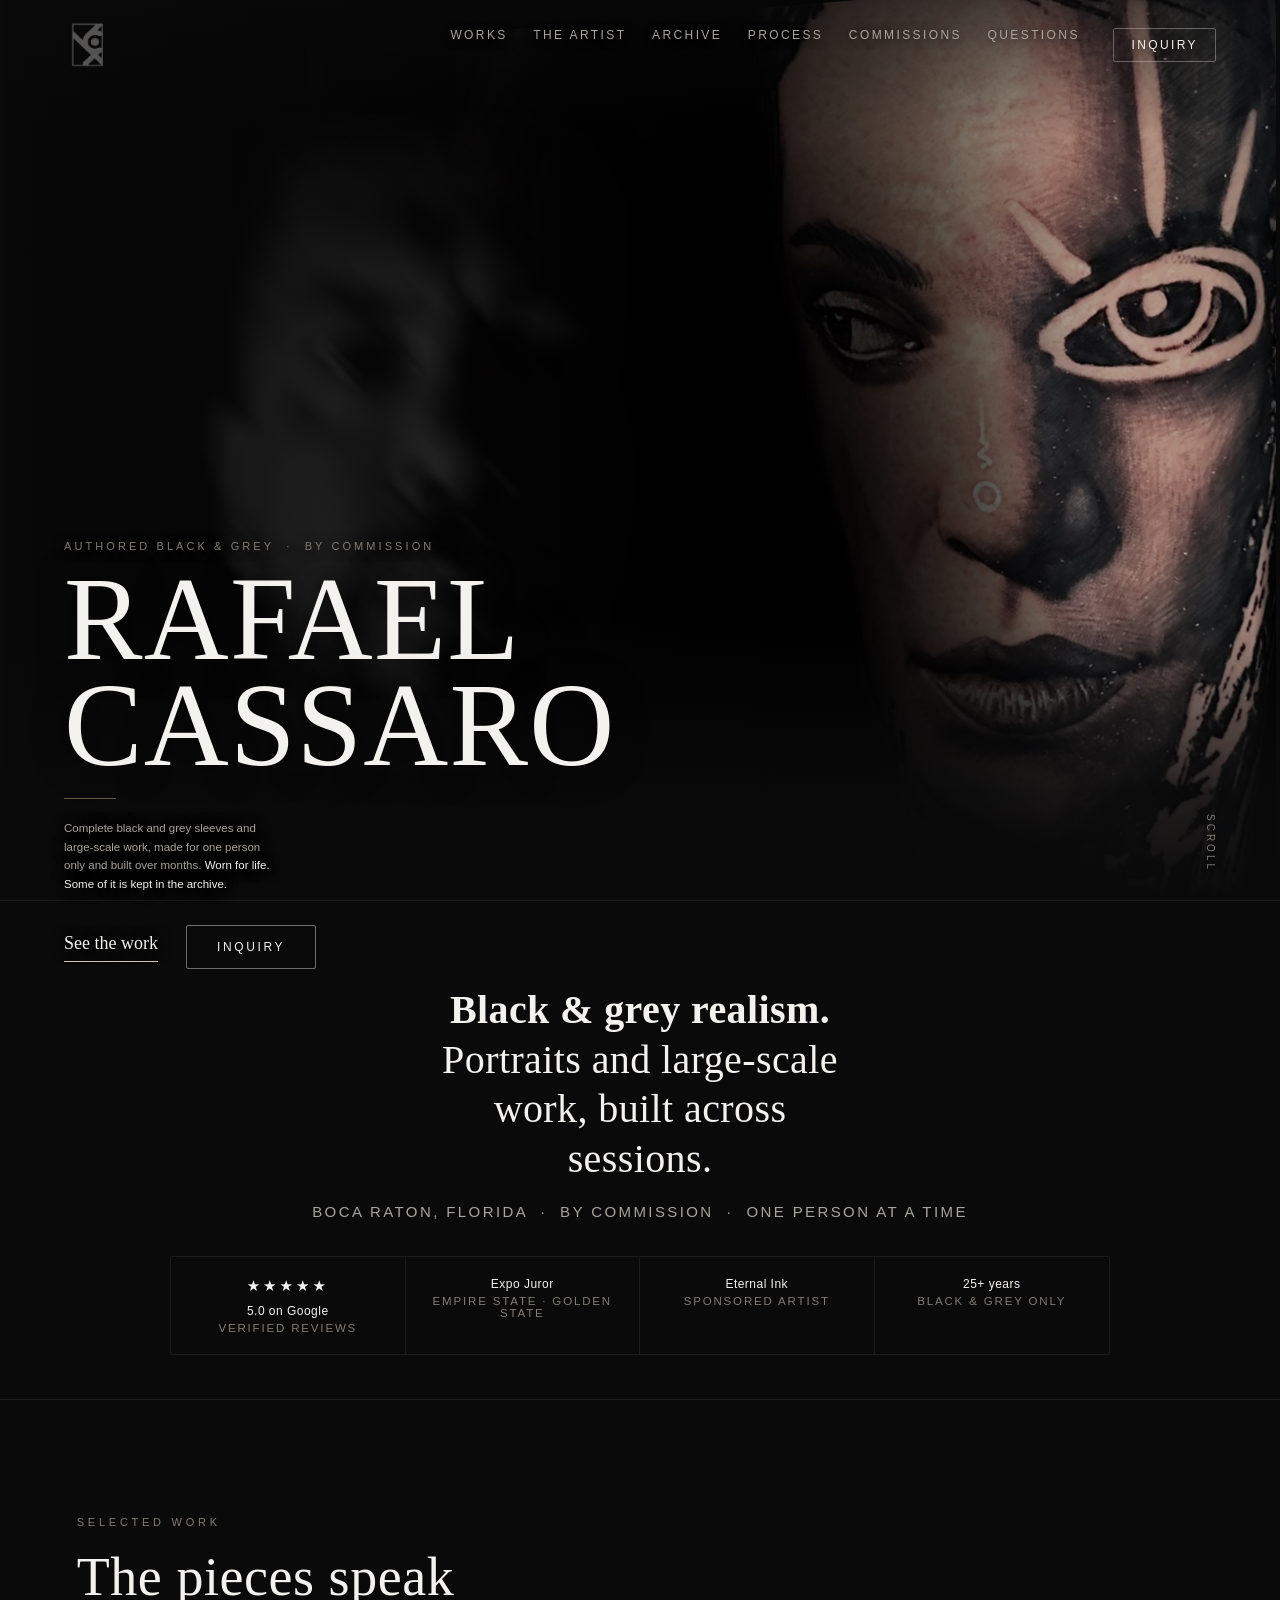
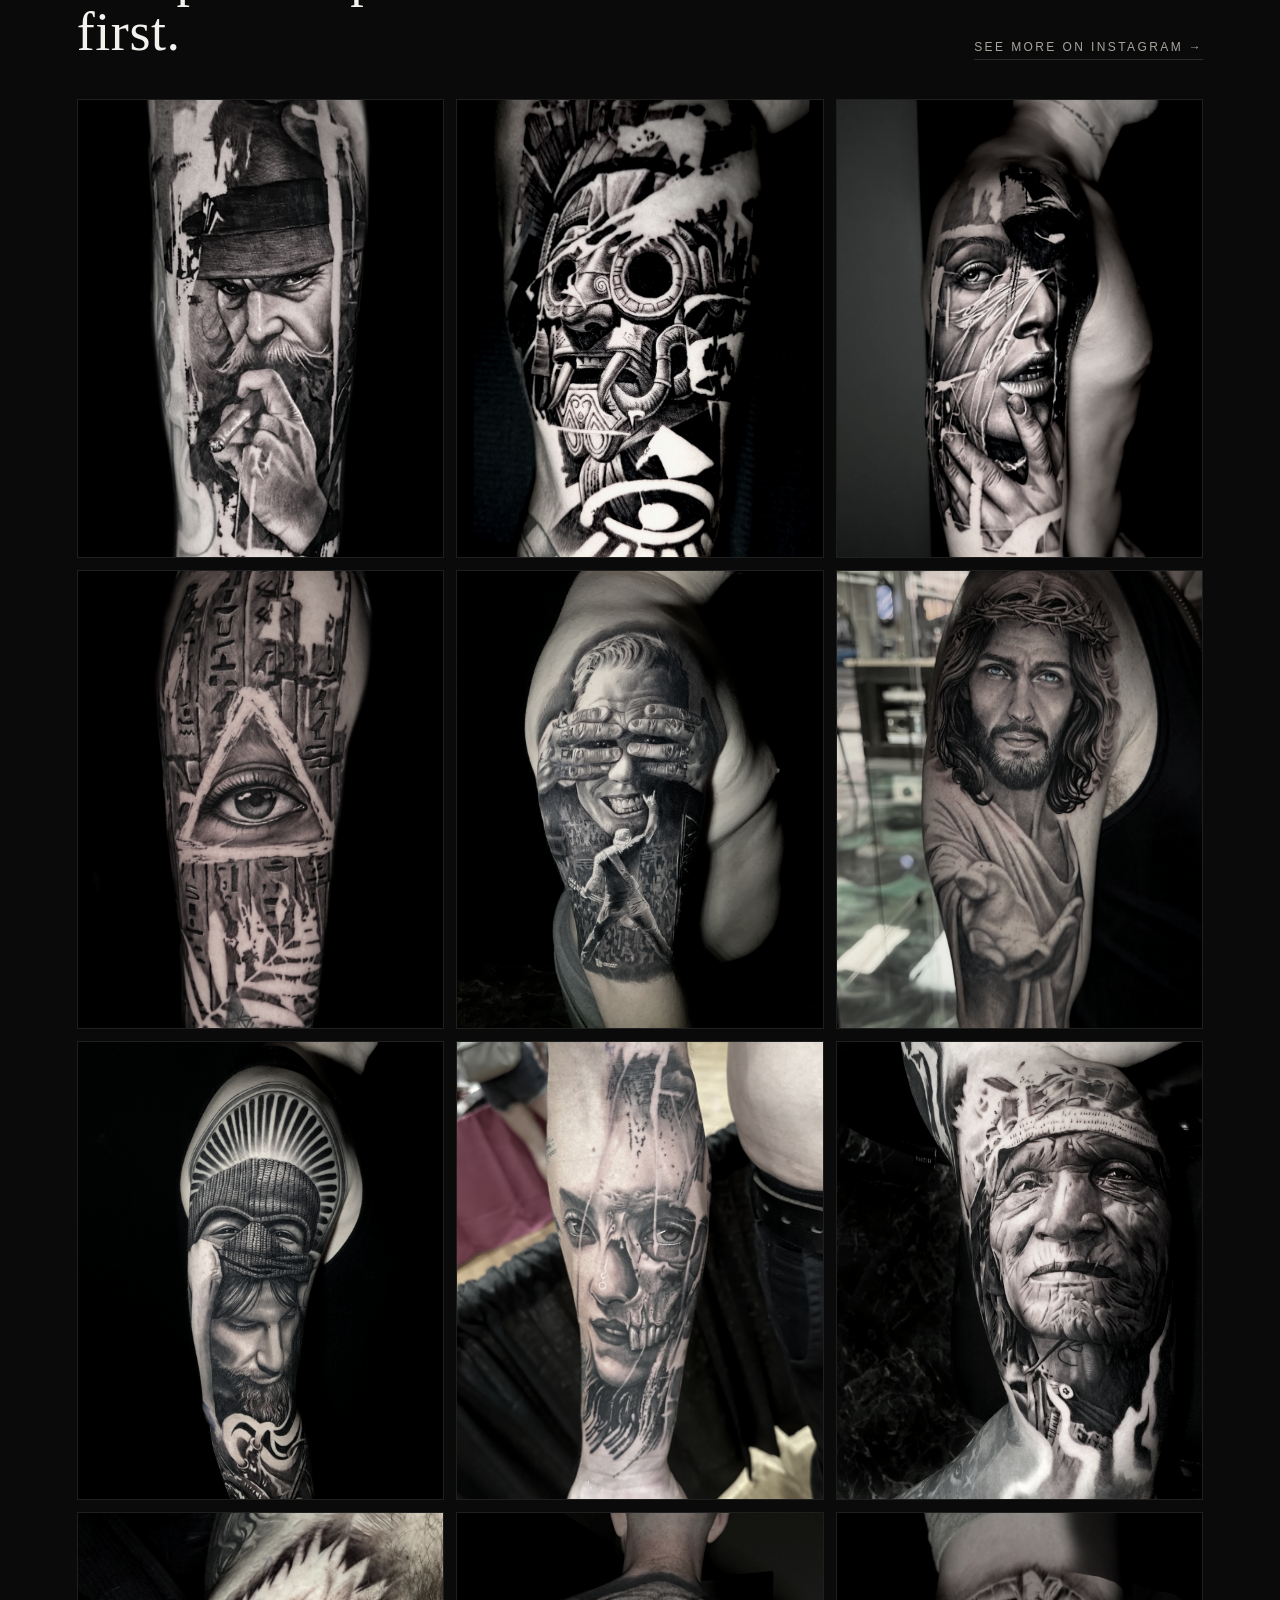
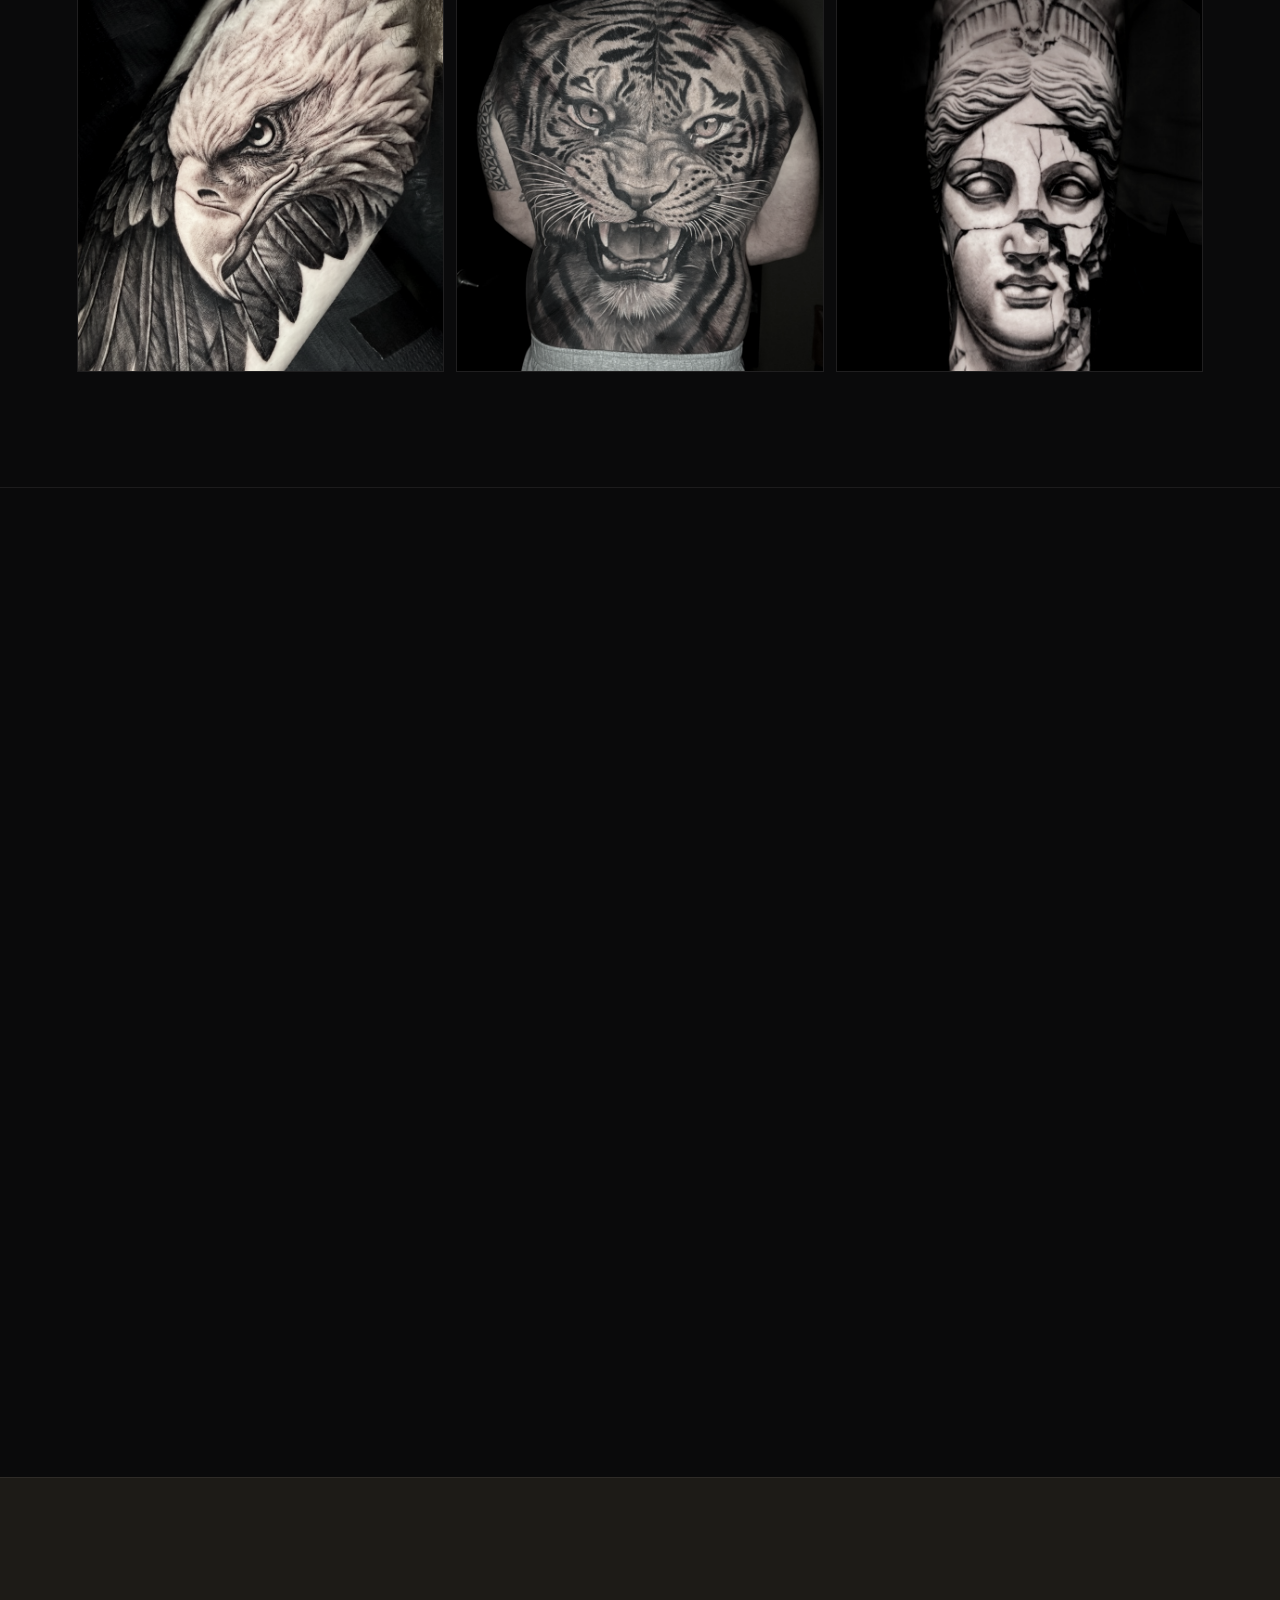
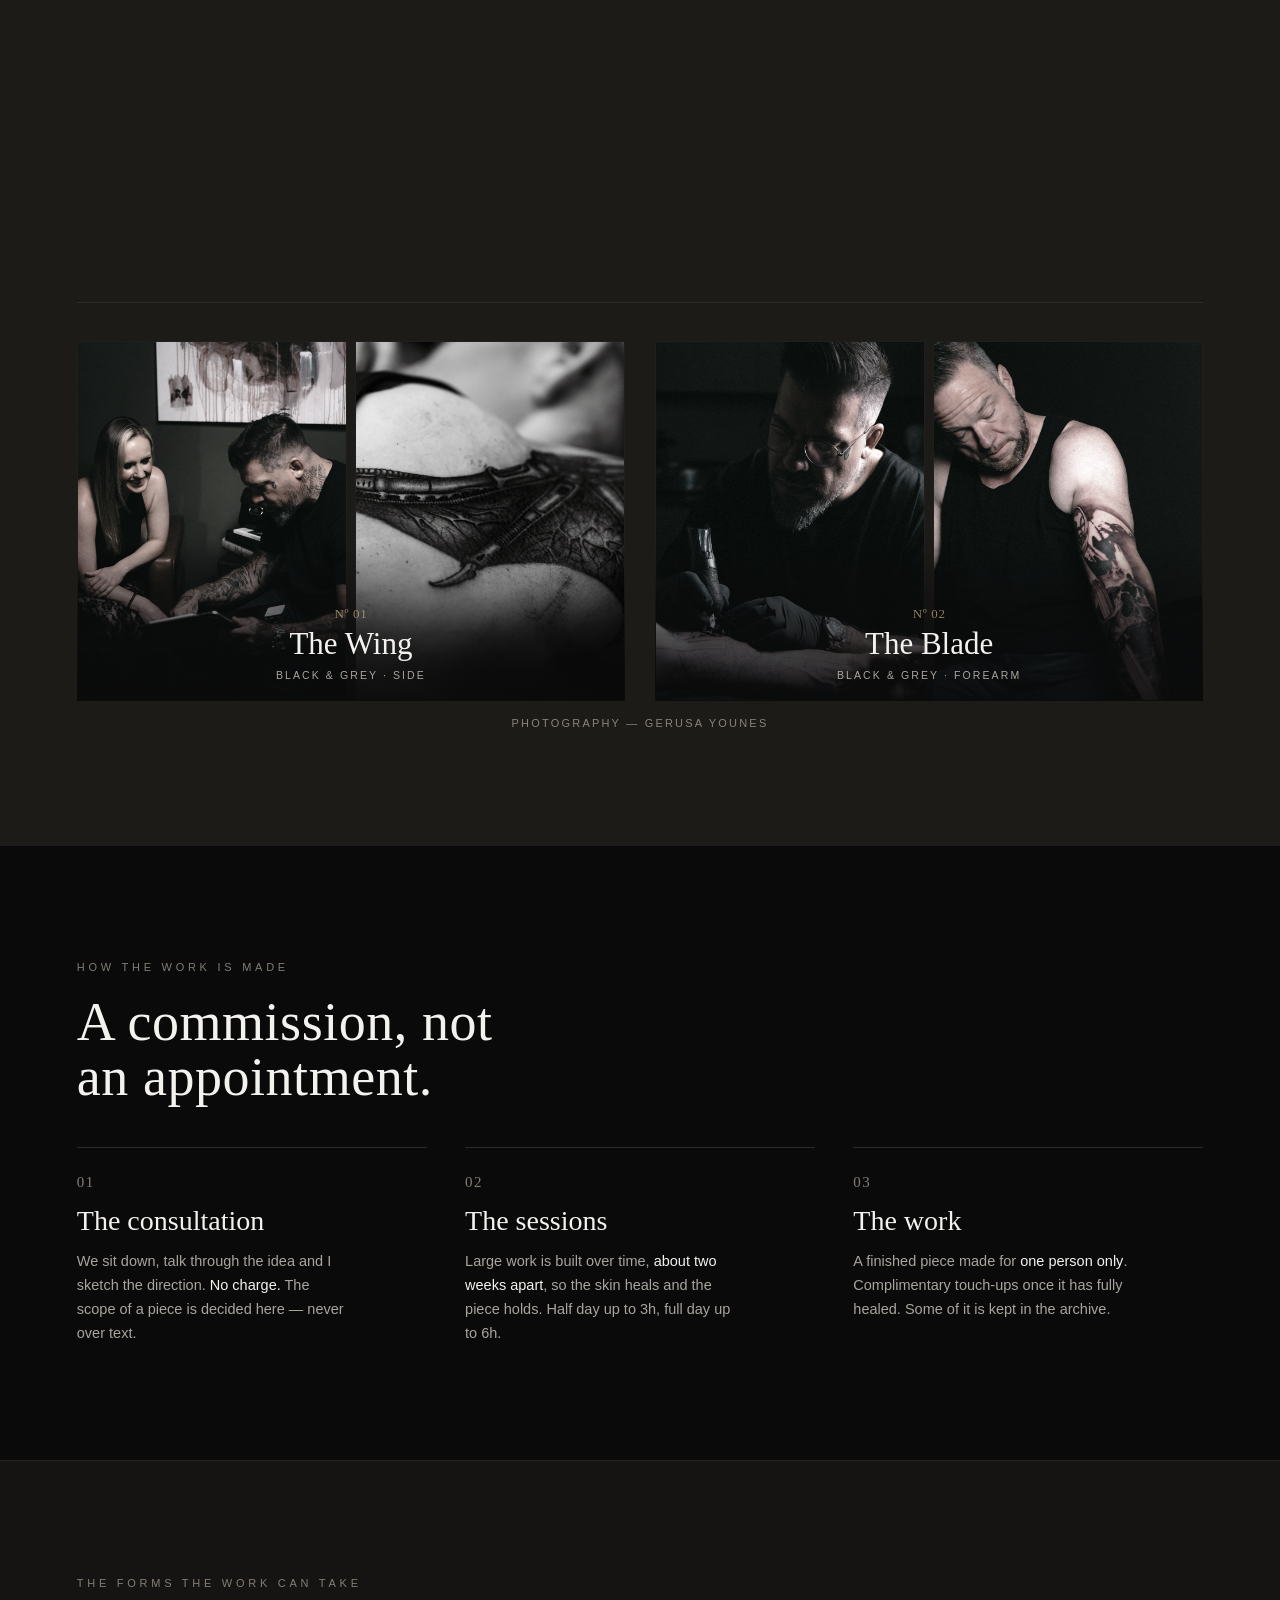
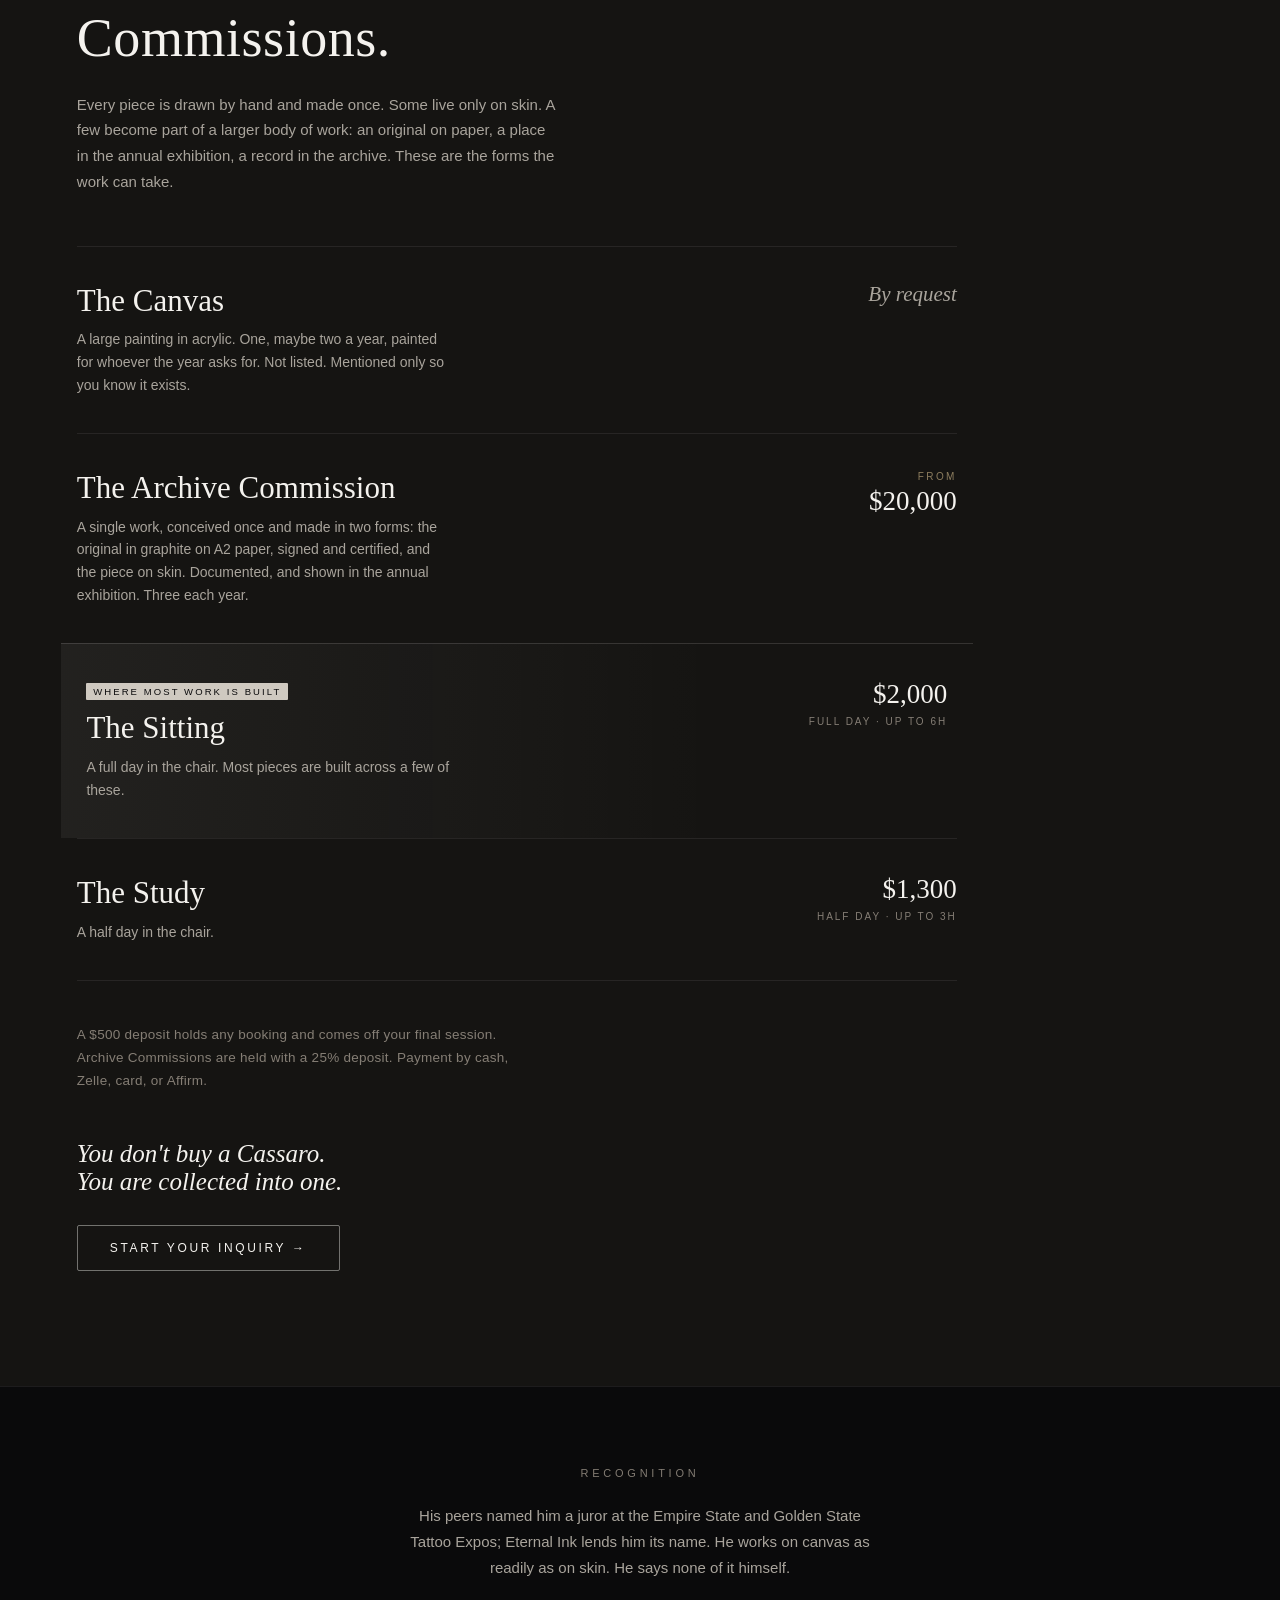
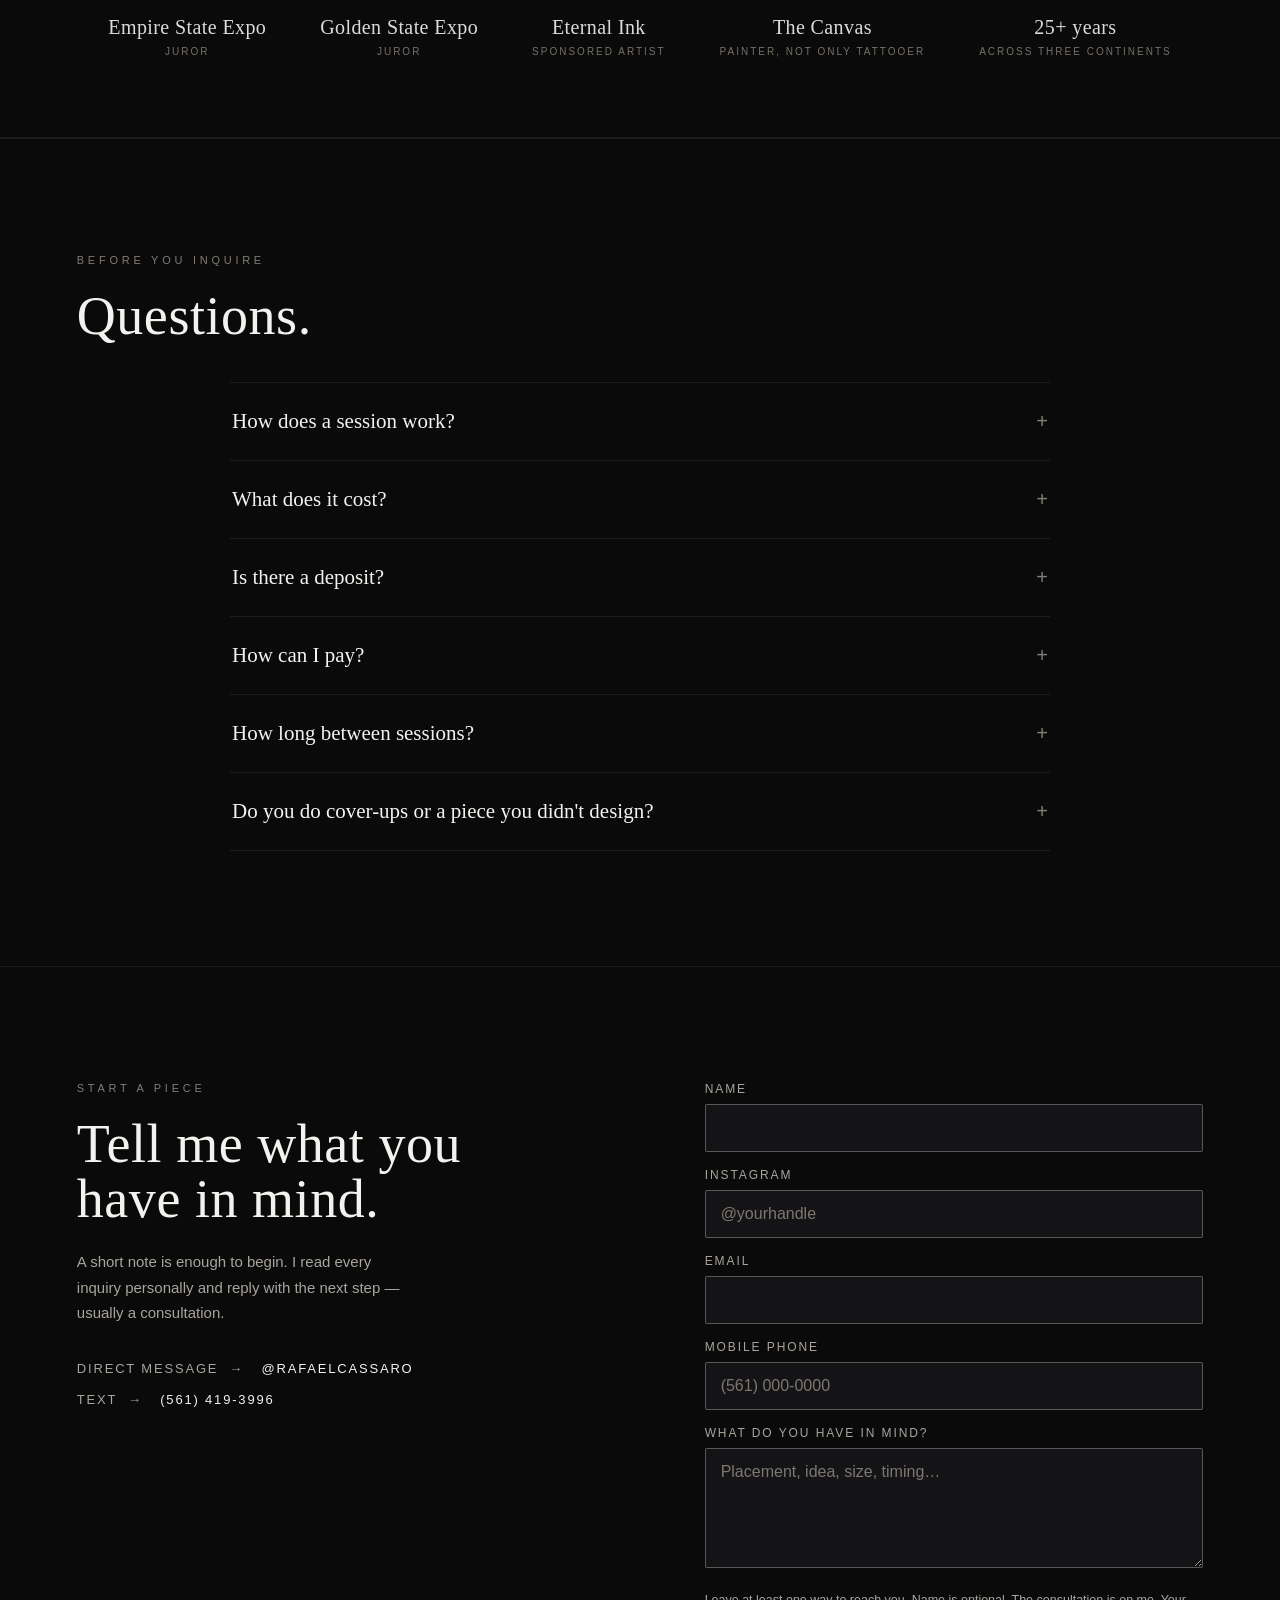
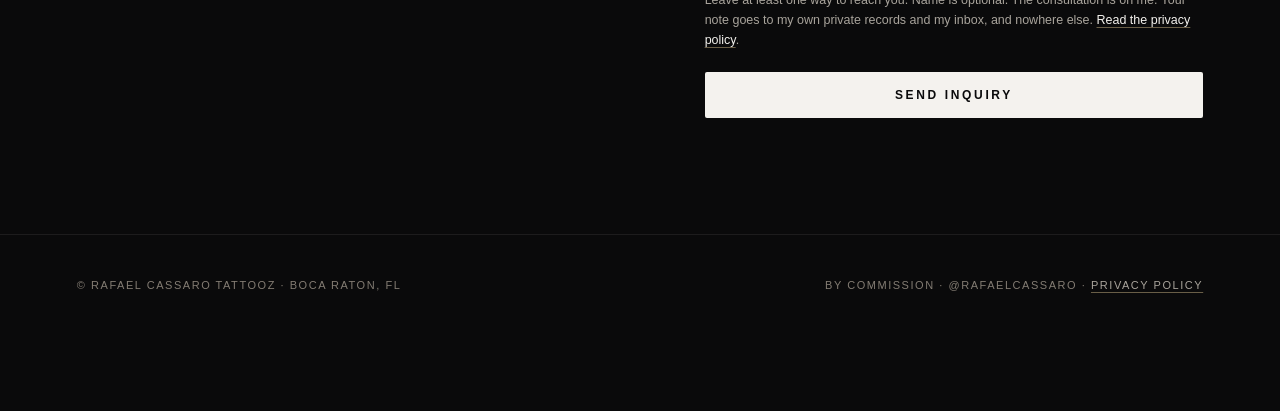
<file: index.html>
<!doctype html><html lang="en"><head>
<!-- Google Tag Manager -->
<script>(function(w,d,s,l,i){w[l]=w[l]||[];w[l].push({'gtm.start':
new Date().getTime(),event:'gtm.js'});var f=d.getElementsByTagName(s)[0],
j=d.createElement(s),dl=l!='dataLayer'?'&l='+l:'';j.async=true;j.src=
'https://www.googletagmanager.com/gtm.js?id='+i+dl;f.parentNode.insertBefore(j,f);
})(window,document,'script','dataLayer','GTM-P5TXTNWN');</script>
<!-- End Google Tag Manager -->
<meta charset="utf-8"><meta name="viewport" content="width=device-width, initial-scale=1">
<title>Rafael Cassaro &mdash; Authored Black &amp; Grey Tattoo &middot; Boca Raton, FL</title>
<meta name="description" content="Complete black and grey sleeves and large-scale, authored tattoo in Boca Raton, Florida. By commission, built over months. 5.0 on Google. Eternal Ink artist.">
<link rel="canonical" href="https://rafaelcassaro.com/">
<meta name="theme-color" content="#0a0a0b">
<link rel="icon" type="image/png" sizes="32x32" href="assets/favicon-32.png">
<link rel="icon" type="image/png" sizes="512x512" href="assets/favicon-512.png">
<link rel="apple-touch-icon" href="assets/apple-touch-icon.png">
<meta property="og:type" content="website">
<meta property="og:site_name" content="Rafael Cassaro Tattooz">
<meta property="og:locale" content="en_US">
<meta property="og:title" content="Rafael Cassaro &mdash; Authored Black &amp; Grey Tattoo &middot; Boca Raton, FL">
<meta property="og:description" content="Complete black and grey sleeves and large-scale, authored tattoo in Boca Raton, Florida. By commission, built over months.">
<meta property="og:url" content="https://rafaelcassaro.com/">
<meta property="og:image" content="https://rafaelcassaro.com/assets/og-cover.jpg">
<meta property="og:image:width" content="1200">
<meta property="og:image:height" content="630">
<meta property="og:image:alt" content="Three black and grey tattoos by Rafael Cassaro">
<meta name="twitter:card" content="summary_large_image">
<meta name="twitter:title" content="Rafael Cassaro &mdash; Authored Black &amp; Grey Tattoo &middot; Boca Raton, FL">
<meta name="twitter:description" content="Complete black and grey sleeves and large-scale, authored tattoo in Boca Raton, Florida. By commission, built over months.">
<meta name="twitter:image" content="https://rafaelcassaro.com/assets/og-cover.jpg">
<script type="application/ld+json">{"@context": "https://schema.org", "@type": "TattooParlor", "name": "Rafael Cassaro Tattooz", "alternateName": "Rafael Cassaro", "url": "https://rafaelcassaro.com/", "image": "https://rafaelcassaro.com/assets/og-cover.jpg", "telephone": "+1-561-419-3996", "priceRange": "$$$", "description": "Authored black and grey tattoo in Boca Raton, Florida. Complete sleeves and large-scale work, by commission.", "address": {"@type": "PostalAddress", "addressLocality": "Boca Raton", "addressRegion": "FL", "addressCountry": "US"}, "areaServed": "Boca Raton, Florida", "founder": {"@type": "Person", "name": "Rafael Cassaro", "jobTitle": "Tattoo artist"}, "sameAs": ["https://instagram.com/rafaelcassaro"]}</script>
<script type="application/ld+json">{"@context": "https://schema.org", "@type": "Service", "name": "Custom Tattoo Commissions", "serviceType": "Custom Tattoo", "areaServed": {"@type": "City", "name": "Boca Raton, Florida"}, "provider": {"@type": "TattooParlor", "name": "Rafael Cassaro Tattooz", "telephone": "+1-561-419-3996", "url": "https://rafaelcassaro.com/"}, "offers": [{"@type": "Offer", "name": "Half-day session (up to 3 hours)", "priceSpecification": {"@type": "PriceSpecification", "price": "1300", "priceCurrency": "USD"}}, {"@type": "Offer", "name": "Full-day session (up to 6 hours)", "priceSpecification": {"@type": "PriceSpecification", "price": "2000", "priceCurrency": "USD"}}, {"@type": "Offer", "name": "The Archive Commission", "priceSpecification": {"@type": "PriceSpecification", "minPrice": "20000", "priceCurrency": "USD"}}]}</script>
<!-- ============================================================
     RAFAEL CASSARO TATTOOZ — HOME v2 (ESQUELETO / WIREFRAME)
     Autor: Victor (Full Stack) · 2026-07-27
     ------------------------------------------------------------
     NOTA INTERNA (PT-BR):
     Este eh o ESBOCO da home v2, focado em resolver o problema de
     dados do GA4 (jul/2026): ~112 visitas em 2 semanas, mas tempo
     medio de engajamento = 12 SEGUNDOS. A pessoa entra e sai antes
     de rolar. O norte aqui e SEGURAR nos primeiros segundos e
     converter em contato (Inquiry / Text / DM).

     - HERO: TRAVADO. Reaproveitado verbatim da home aprovada
       (logo + imagem Untitled_Artwork.jpg, cor original, fade forte,
       fontes Didot+Helvetica, ancoragem no queixo). NAO redesenhar.
     - Tudo abaixo do hero e NOVO (estrutura anti-12s).
     - Paleta: PRETO / CINZA / BRANCO. Sem dourado.
     - Works = placeholders marcados (feed real: raw/WEBSITE/PORTIFOLIO).
     - Copy publica em INGLES (mercado US).
     ============================================================ -->
<style>
:root{
  --ground:#0a0a0b;--ink:#f4f2ee;--ink-dim:#a9a49c;--ink-faint:#837c73;
  --line:rgba(244,242,238,.14);--line-soft:rgba(244,242,238,.08);--accent:#cfc9c0;
  /* OURO (ordem do Rafael 2026-09-11, revoga a regra antiga de "sem dourado").
     Superficie pequena so: fio, borda, rotulo do arquivo. Nunca em bloco.
     50% = 3,11:1, serve pra fio. 65% = 4,52:1, passa AA e serve pra texto. */
  --gold:#c8b184;--gold-fio:rgba(200,177,132,.5);--gold-texto:rgba(200,177,132,.65);
  /* bandas de setor: o MESMO ouro diluido no preto, vira preto quente, nao cor */
  --banda:#151412;--banda-forte:#1d1b17;
  --serif:"Didot","Hoefler Text","Bodoni 72","Bodoni MT",Georgia,"Times New Roman",serif;
  --sans:"Neue Haas Grotesk Display","Helvetica Neue",Helvetica,Arial,system-ui,sans-serif;
}
*{box-sizing:border-box;margin:0;padding:0}
html,body{height:auto!important;min-height:100%;overflow-x:hidden!important}
html{scroll-behavior:smooth}
.page{background:var(--ground);color:var(--ink);font-family:var(--sans);-webkit-font-smoothing:antialiased;min-height:100vh;overflow-x:hidden;position:relative}
.label{font-size:11px;letter-spacing:.28em;text-transform:uppercase;color:var(--ink-faint);font-weight:400}
.eyebrow{margin-bottom:22px}
a{color:inherit;text-decoration:none}
a:focus-visible,button:focus-visible,summary:focus-visible{outline:1px solid var(--accent);outline-offset:4px}

/* ---------- header / nav ---------- */
.hdr{display:flex;align-items:center;justify-content:space-between;padding:22px clamp(20px,5vw,64px);position:absolute;top:0;left:0;right:0;z-index:30}
.brand{display:flex;align-items:center}
.brand img{height:46px;width:auto;display:block;opacity:.32}
.nav{display:flex;gap:clamp(18px,2vw,30px)}
.nav a{font-size:12px;letter-spacing:.2em;text-transform:uppercase;color:var(--ink-dim);transition:color .25s;text-shadow:0 1px 10px rgba(0,0,0,.6)}
.nav a:hover{color:var(--ink)}
.nav a[href="#inquiry"]{color:var(--ink);border:1px solid rgba(244,242,238,.32);border-radius:2px;
  padding:9px 17px;margin-left:8px;transition:background .3s,border-color .3s,color .3s}
.nav a[href="#inquiry"]:hover,.nav a[href="#inquiry"]:focus-visible{background:var(--ink);color:#0a0a0b;border-color:var(--ink)}
@media(max-width:820px){.nav{display:none}.brand img{height:40px}}

/* ---------- HERO (TRAVADO — reaproveitado da home aprovada) ---------- */
.hero{position:relative;z-index:2;overflow:hidden;background:var(--ground)}
.hero__media{position:relative}
.hero__img{display:block;width:100%;height:auto}
.hero__scrim{position:absolute;inset:0;z-index:2;pointer-events:none;background:
  linear-gradient(90deg,rgba(10,10,11,.80) 0%,rgba(10,10,11,.46) 24%,rgba(10,10,11,.12) 46%,transparent 62%),
  linear-gradient(0deg,var(--ground) 0%,rgba(10,10,11,.86) 12%,rgba(10,10,11,.42) 22%,rgba(10,10,11,0) 32%),
  linear-gradient(180deg,rgba(10,10,11,.60) 0%,rgba(10,10,11,0) 15%)}
.intro{position:absolute;top:57%;bottom:auto;left:0;transform:none;max-width:46%;padding:0 clamp(20px,5vw,64px);z-index:3}
.h1{font-family:var(--serif);font-weight:400;font-size:clamp(56px,9.2vw,200px);line-height:.9;letter-spacing:.01em;text-wrap:balance;text-shadow:0 2px 34px rgba(0,0,0,.72)}
.rule{width:52px;height:1px;background:var(--gold-fio);margin:26px 0 24px;opacity:1}
.thesis{max-width:34ch;font-size:clamp(15px,1.15vw,17px);line-height:1.62;color:var(--ink-dim);font-weight:300;text-shadow:0 1px 16px rgba(0,0,0,.7)}
.thesis b{color:var(--ink);font-weight:400}
.eyebrow.label{text-shadow:0 1px 12px rgba(0,0,0,.7)}
.ctas{display:flex;align-items:center;gap:28px;margin-top:44px;flex-wrap:wrap}
.cta-main{font-family:var(--serif);font-size:18px;padding-bottom:7px;border-bottom:1px solid var(--accent);transition:letter-spacing .3s;text-shadow:0 1px 16px rgba(0,0,0,.7)}
.cta-main:hover{letter-spacing:.06em}
/* PT: ACAO PRINCIPAL do site = pedir orcamento. Branco de alto contraste,
   NUNCA ouro: ouro significa o arquivo, e a 50-69% ele tem MENOS contraste
   que o branco, ou seja, destacaria menos justamente o que mais importa. */
.cta-alt{font-size:12px;letter-spacing:.22em;text-transform:uppercase;color:var(--ink);
  border:1px solid rgba(244,242,238,.42);border-radius:2px;padding:14px 30px;
  transition:background .3s,border-color .3s,color .3s;text-shadow:none}
.cta-alt:hover,.cta-alt:focus-visible{background:var(--ink);color:#0a0a0b;border-color:var(--ink)}
.herometa{position:absolute;left:0;right:0;bottom:0;z-index:4;display:flex;align-items:center;justify-content:flex-end;padding:0 clamp(20px,5vw,64px) 28px;pointer-events:none}
.scrollcue{writing-mode:vertical-rl;font-size:10px;letter-spacing:.3em;text-transform:uppercase;color:var(--ink-faint)}
@media(min-width:821px){
  .hero{height:auto;min-height:100svh;overflow:visible}
  .hero__media{position:absolute;top:0;left:0;right:0;height:100svh}
  .hero__img{width:100%;height:100%;object-fit:contain;object-position:center}.intro{top:var(--introTop,74vh);bottom:auto;max-width:58%}
  .intro .eyebrow{margin-bottom:14px}.intro .rule{margin:20px 0 20px}.intro .thesis{margin-top:0}.intro .ctas{margin-top:32px}
}
/* PT: versao compacta do bloco do hero. NAO e media query de altura fixa (isso quebrava
   em 1440x900): quem liga essa classe e o JS, medindo se o bloco cabe na primeira tela.
   Assim vale pra qualquer notebook, qualquer zoom e qualquer tamanho de texto. */
@media(min-width:821px){
  .intro.compacto .h1{font-size:clamp(50px,7.2vw,112px)}
  .intro.compacto .eyebrow{margin-bottom:8px}
  .intro.compacto .rule{margin:11px 0 11px}
  .intro.compacto .thesis{font-size:15px;line-height:1.5;max-width:40ch}
  .intro.compacto .ctas{margin-top:16px;gap:22px}
  .intro.compacto .cta-main{font-size:16px}
}
@media(max-width:820px){.hero{display:block}.hero__scrim{display:block}.intro{position:relative;top:auto;transform:none;max-width:none;margin-top:-7.5vw;padding:0 26px 56px;z-index:3}.herometa{display:none}}
/* ===== HERO NO CELULAR — foto INTEIRA, texto POR CIMA do rosto velado =====
   Medido na propria imagem: o rosto velado ocupa 15%-40% da largura e a TATUAGEM
   comeca em 58%. Por isso o texto e limitado a 56%: cobre o rosto (liberado pelo
   Rafael) e para antes da tatuagem. object-fit contain: nada recortado, nada esticado. */
@media(max-width:820px){
  .hero{position:relative}
  .hero__media{height:auto;overflow:visible}
  .hero__img{width:100%;height:auto;object-fit:contain;display:block}
  /* escurecimento so na METADE ESQUERDA, pra dar leitura ao texto sem apagar a tatuagem */
  .hero__scrim{background:
    linear-gradient(90deg, rgba(10,10,11,.72) 0%, rgba(10,10,11,.55) 38%, rgba(10,10,11,0) 62%),
    linear-gradient(180deg, rgba(10,10,11,0) 62%, rgba(10,10,11,.85) 88%, #0a0a0b 100%)}
  /* sobe o bloco pra cima da imagem e trava a largura antes da tatuagem */
  .intro{margin-top:-158px;max-width:56%;padding:0 0 56px 26px}
  .intro .h1{font-size:9.4vw;line-height:.96}
  .intro .eyebrow{font-size:9.5px;letter-spacing:.16em;margin-bottom:11px;line-height:1.7}
  .intro .rule{margin:16px 0 14px}
  /* a frase e os botoes voltam a largura cheia, ja estao fora da imagem */
  .intro .thesis{max-width:none;width:calc(100vw - 52px)}
  /* bloco invisivel que ocupa a faixa da tatuagem (58%->100%): o texto desvia dele
     enquanto a foto existe e volta a largura cheia logo abaixo. Altura vem do JS. */
  .intro .thesis .esquiva{float:right;width:44%;height:0}
  /* ordem do Rafael (11/set): "ponha a palavra WORN na linha de baixo junto com todo
     conjunto" — a frase em destaque comeca numa linha propria, inteira. */
  .intro .thesis b{display:block;margin-top:.42em}
  .intro .ctas{width:calc(100vw - 52px)}
}

/* ---------- shared section frame ---------- */
.sec{padding:clamp(56px,9vw,120px) clamp(22px,6vw,96px);position:relative}
.sec--line{border-top:1px solid var(--line-soft)}
/* as duas salas diferentes do site: o arquivo e o investimento.
   A banda clareia o fundo, entao o cinza fraco e o ouro precisam subir junto,
   senao caem abaixo de 4,5:1 e a legibilidade regride. Valores calculados. */
#archive{background:var(--banda-forte);--ink-faint:#8a837a;--gold-texto:rgba(200,177,132,.69)}
#commissions{background:var(--banda);--ink-faint:#857e75;--gold-texto:rgba(200,177,132,.67)}
.sec__eyebrow{font-size:11px;letter-spacing:.34em;text-transform:uppercase;color:var(--ink-faint);margin-bottom:1.4rem}
.sec__title{font-family:var(--serif);font-weight:400;font-size:clamp(30px,4.6vw,54px);line-height:1.02;letter-spacing:.01em;max-width:16ch}
/* O conteudo NASCE VISIVEL (corrigido 01/10/2026). O esconde-pra-animar vale so
   quando o JS esta vivo e marcou o <html> com .js. Antes, a opacidade zero vinha
   do CSS puro: se o script quebrasse, metade da pagina ficava invisivel e o
   visitante via um site vazio. Conteudo nunca depende de JS pra existir. */
.js .reveal{opacity:0;transform:translateY(18px);transition:opacity .7s ease,transform .7s ease}
@media(prefers-reduced-motion:reduce){html{scroll-behavior:auto}.reveal{opacity:1!important;transform:none!important;transition:none!important}*{animation-duration:.01ms!important;transition-duration:.01ms!important}}
.reveal.in{opacity:1;transform:none}

/* ---------- HOOK BAND (anti-12s: quem + o que + onde, imediato) ---------- */
.hook{text-align:center;padding:clamp(48px,7vw,84px) clamp(22px,6vw,64px) clamp(30px,4vw,44px)}
.hook__stmt{font-family:var(--serif);font-weight:400;font-size:clamp(24px,3.6vw,40px);line-height:1.24;letter-spacing:.01em;max-width:22ch;margin:0 auto;color:var(--ink)}
.hook__stmt b{color:var(--ink)}
.hook__sub{margin-top:20px;font-size:clamp(13px,1.4vw,15px);letter-spacing:.16em;text-transform:uppercase;color:var(--ink-dim);font-weight:300}

/* ---------- PROOF ROW (5-star + seals, logo perto do hook) ---------- */
.proof{display:flex;flex-wrap:wrap;justify-content:center;align-items:stretch;gap:0;max-width:940px;margin:36px auto 0;border:1px solid var(--line-soft);border-radius:2px}
.proof__cell{flex:1 1 200px;padding:20px 22px;text-align:center;border-right:1px solid var(--line-soft)}
.proof__cell:last-child{border-right:0}
.proof__star{font-size:15px;letter-spacing:3px;color:var(--ink)}
.proof__k{margin-top:9px;font-size:12px;font-weight:500;letter-spacing:.04em;color:var(--ink)}
.proof__s{margin-top:4px;font-size:11.5px;letter-spacing:.16em;text-transform:uppercase;color:var(--ink-faint)}
@media(max-width:640px){.proof__cell{flex:1 1 50%;border-bottom:1px solid var(--line-soft)}.proof__cell:nth-child(odd){border-right:1px solid var(--line-soft)}.proof__cell:nth-child(even){border-right:0}}

/* ---------- WORKS (arte forte cedo) ---------- */
.works__head{display:flex;justify-content:space-between;align-items:flex-end;gap:24px;flex-wrap:wrap;margin-bottom:2.4rem}
.works__link{font-size:12px;letter-spacing:.2em;text-transform:uppercase;color:var(--ink-dim);border-bottom:1px solid var(--line);padding-bottom:5px;transition:color .25s}
.works__link:hover{color:var(--ink)}
.grid{display:grid;grid-template-columns:repeat(3,1fr);gap:12px}
@media(max-width:820px){.grid{grid-template-columns:repeat(2,1fr);gap:8px}}
.tile{position:relative;aspect-ratio:4/5;overflow:hidden;background:#0d0d0e;border:1px solid var(--line-soft)}
.tile__img{width:100%;height:100%;object-fit:cover;display:block;filter:grayscale(70%) contrast(1.04);transition:filter .5s ease,transform .5s ease}
.tile:hover .tile__img{filter:grayscale(58%) contrast(1.09);transform:scale(1.03)}

/* ---------- PROCESS (3 passos, justifica alto ticket) ---------- */
.steps{display:grid;grid-template-columns:repeat(3,1fr);gap:clamp(20px,3vw,44px);margin-top:2.6rem}
@media(max-width:820px){.steps{grid-template-columns:1fr;gap:0}}
.step{padding-top:26px;border-top:1px solid var(--line)}
@media(max-width:820px){.step{padding:26px 0}.step+.step{border-top:1px solid var(--line-soft)}}
.step__n{font-family:var(--serif);font-size:15px;color:var(--ink-faint);letter-spacing:.1em}
.step__t{font-family:var(--serif);font-size:clamp(21px,2.6vw,28px);margin:14px 0 12px;color:var(--ink);font-weight:400}
.step__d{font-size:14.5px;line-height:1.66;color:var(--ink-dim);font-weight:300;max-width:34ch}
.step__d b{color:var(--ink);font-weight:400}

/* ---------- AUTHORITY BAND ---------- */
.auth{text-align:center;padding:clamp(46px,7vw,80px) clamp(22px,6vw,64px);border-top:1px solid var(--line-soft);border-bottom:1px solid var(--line-soft)}
.auth__lead{max-width:58ch;margin:1.5rem auto 0;font-size:15px;line-height:1.72;color:var(--ink-dim);font-weight:300}
.auth__row{display:flex;flex-wrap:wrap;justify-content:center;align-items:center;gap:clamp(22px,4.5vw,54px);margin-top:2.2rem}
.auth__item{font-family:var(--serif);font-size:clamp(15px,1.8vw,20px);color:var(--ink);letter-spacing:.02em;opacity:.9}
.auth__item span{display:block;font-family:var(--sans);font-size:10px;letter-spacing:.2em;text-transform:uppercase;color:var(--ink-faint);margin-top:7px}

/* ---------- FAQ ---------- */
.faq{max-width:820px;margin:2.4rem auto 0}
.faq details{border-top:1px solid var(--line-soft);padding:6px 0}
.faq details:last-child{border-bottom:1px solid var(--line-soft)}
.faq summary{list-style:none;cursor:pointer;display:flex;justify-content:space-between;gap:20px;align-items:baseline;
  padding:20px 2px;font-family:var(--serif);font-size:clamp(17px,2.1vw,21px);color:var(--ink)}
.faq summary::-webkit-details-marker{display:none}
.faq summary::after{content:"+";font-family:var(--sans);color:var(--ink-faint);font-size:20px;transition:transform .3s,color .3s}
.faq details[open] summary::after{content:"\00d7";color:var(--accent)}
.faq__a{padding:0 2px 22px;font-size:14.5px;line-height:1.72;color:var(--ink-dim);font-weight:300;max-width:60ch}
.faq__a b{color:var(--ink);font-weight:400}

/* ---------- INQUIRY ---------- */
.inq{display:grid;grid-template-columns:1.05fr .95fr;gap:clamp(30px,6vw,90px);align-items:start}
@media(max-width:820px){.inq{grid-template-columns:1fr;gap:44px}}
.inq__lead{font-size:15px;line-height:1.7;color:var(--ink-dim);font-weight:300;max-width:40ch;margin-top:1.4rem}
.inq__contact{margin-top:2.2rem;display:flex;flex-direction:column;gap:16px}
.inq__ct{display:inline-flex;align-items:center;gap:12px;font-size:13px;letter-spacing:.14em;text-transform:uppercase;color:var(--ink-dim);transition:color .25s}
.inq__ct:hover{color:var(--ink)}
.inq__ct b{color:var(--ink);font-weight:400}
form{display:flex;flex-direction:column;gap:16px}
.field label{display:block;font-size:12px;letter-spacing:.16em;text-transform:uppercase;color:var(--ink-dim);margin-bottom:8px}
.field input,.field textarea{width:100%;background:#141416;border:1px solid rgba(244,242,238,.30);border-radius:2px;color:var(--ink);
  font-family:var(--sans);font-size:16px;padding:14px 15px;transition:border-color .25s,background .25s}
.field input::placeholder,.field textarea::placeholder{color:#7d7770}
.field input:hover,.field textarea:hover{border-color:rgba(244,242,238,.44)}
.field input:focus,.field textarea:focus{outline:none;border-color:var(--accent);background:#17171a}
.field textarea{min-height:120px;resize:vertical}
.submit{margin-top:6px;background:var(--ink);color:#0a0a0b;border:0;border-radius:2px;padding:16px;cursor:pointer;
  font-family:var(--sans);font-size:12px;font-weight:600;letter-spacing:.22em;text-transform:uppercase;transition:opacity .25s}
.submit:hover{opacity:.86}
.thanks{display:none;padding:26px 0;font-family:var(--serif);font-size:22px;line-height:1.5;color:var(--ink)}
.field label i{font-style:normal;font-size:10px;letter-spacing:.14em;color:var(--ink-faint);margin-left:6px}
.form__hint{margin-top:2px;font-size:12.5px;line-height:1.6;color:var(--ink-dim)}
.form__err{margin-top:10px;padding:11px 13px;border:1px solid rgba(226,120,110,.5);background:rgba(226,120,110,.09);border-radius:2px;font-size:13.5px;line-height:1.5;color:#f0c9c4}
.submit:disabled{opacity:.55;cursor:default}
/* --- menu mobile --- */
.navtoggle{display:none;background:none;border:0;padding:10px;cursor:pointer;-webkit-tap-highlight-color:transparent}
.navtoggle span{display:block;width:24px;height:1px;background:var(--ink);opacity:.75;transition:transform .3s,opacity .3s}
.navtoggle span+span{margin-top:7px}
.navtoggle[aria-expanded="true"] span:first-child{transform:translateY(4px) rotate(45deg)}
.navtoggle[aria-expanded="true"] span:last-child{transform:translateY(-4px) rotate(-45deg)}
.navsheet{position:fixed;inset:0;z-index:70;background:rgba(10,10,11,.97);backdrop-filter:blur(6px);display:none;flex-direction:column;justify-content:center;align-items:center;gap:6px}
.navsheet.open{display:flex}
.navsheet:focus{outline:none}
.navsheet a{font-family:var(--serif);font-size:27px;line-height:1;padding:15px 24px;color:var(--ink)}
.navsheet a.pri{margin-top:14px;font-family:var(--sans);font-size:12px;letter-spacing:.22em;text-transform:uppercase;border:1px solid var(--line);border-radius:2px;padding:14px 26px}
.navsheet a.navsheet__minor{margin-top:18px;font-family:var(--sans);font-size:12px;letter-spacing:.16em;
  text-transform:uppercase;color:var(--ink-dim);padding:10px 16px;
  text-decoration:underline;text-decoration-color:var(--gold-fio);text-underline-offset:4px}
.navsheet__close{position:absolute;top:18px;right:18px;background:none;border:0;color:var(--ink);font-size:30px;line-height:1;padding:10px 14px;cursor:pointer}
@media(max-width:820px){.navtoggle{display:block}}
/* --- lightbox --- */
.lb{position:fixed;inset:0;z-index:90;background:rgba(6,6,7,.97);display:none;align-items:center;justify-content:center}
.lb.open{display:flex}
.lb__img{max-width:92vw;max-height:82vh;object-fit:contain;display:block}
.lb__cap{position:absolute;left:0;right:0;bottom:20px;text-align:center;font-size:12px;letter-spacing:.14em;text-transform:uppercase;color:var(--ink-dim);padding:0 70px}
.lb__btn{position:absolute;background:none;border:0;color:var(--ink);cursor:pointer;padding:16px 20px;font-size:34px;line-height:1;opacity:.72;transition:opacity .25s}
.lb__btn:hover,.lb__btn:focus-visible{opacity:1}
.lb__prev{left:2px;top:50%;transform:translateY(-50%)}
.lb__next{right:2px;top:50%;transform:translateY(-50%)}
.lb__close{top:10px;right:10px;font-size:30px}
.tile{cursor:zoom-in}
/* As placas da Archive agora NAVEGAM (o card e um link), nao abrem lightbox. */
.arch__card{cursor:pointer}
:focus-visible{outline:2px solid var(--accent);outline-offset:3px}

/* ---------- FOOTER ---------- */
.foot{padding:44px clamp(22px,6vw,96px) 120px;border-top:1px solid var(--line-soft);display:flex;justify-content:space-between;gap:20px;flex-wrap:wrap}
.foot p{font-size:11px;letter-spacing:.14em;text-transform:uppercase;color:var(--ink-faint)}
.foot a{text-decoration:underline;text-decoration-color:var(--gold-fio);text-underline-offset:3px;transition:color .25s}
/* o link da privacidade sai do cinza fraco: o Rafael nao conseguiu achar */
.foot a.foot__privacy{color:var(--ink-dim)}
.foot a.foot__privacy:hover{color:var(--ink)}
.foot a:hover{color:var(--ink-dim)}
.form__hint a{color:var(--ink);text-decoration:underline;text-decoration-color:var(--gold-fio);text-underline-offset:3px}
@media(max-width:820px){.foot{padding-bottom:150px}}

/* ---------- THE ARTIST (bio / heranca — a substancia que vende quem ele e) ---------- */
.artist{display:grid;grid-template-columns:.82fr 1.18fr;gap:clamp(28px,5vw,72px);align-items:center;margin-top:2.6rem}
@media(max-width:820px){.artist{grid-template-columns:1fr;gap:34px}}
.artist__ph{aspect-ratio:4/5;position:relative;overflow:hidden;border:1px solid var(--line-soft);background:#0d0d0e}
.artist__img{width:100%;height:100%;object-fit:cover;display:block;filter:grayscale(58%) contrast(1.03);transition:filter .6s ease}
.artist__ph:hover .artist__img{filter:grayscale(0%)}
.artist__body h3{font-family:var(--serif);font-weight:400;font-size:clamp(23px,3.4vw,34px);line-height:1.12;color:var(--ink);margin-bottom:1.4rem;max-width:20ch}
.artist__body p{font-size:15px;line-height:1.74;color:var(--ink-dim);font-weight:300;max-width:54ch;margin-bottom:1rem}
.artist__body .statement{font-family:var(--serif);font-style:italic;font-size:clamp(17px,2.4vw,22px);color:var(--ink);margin:1.7rem 0 1.1rem;max-width:36ch;line-height:1.4}
.artist__body .sign{font-size:10.5px;letter-spacing:.24em;text-transform:uppercase;color:var(--ink-faint)}

/* ---------- THE ARCHIVE (conceito — registro de confianca, nao feed) ---------- */
.concept{max-width:760px}
.concept h2{font-family:var(--serif);font-weight:400;font-size:clamp(28px,4.6vw,52px);line-height:1.04;margin:1.2rem 0 1.4rem;color:var(--ink)}
.concept p{font-size:15px;line-height:1.76;color:var(--ink-dim);font-weight:300;max-width:60ch}
.concept p b{color:var(--ink);font-weight:400}
/* PT: ARCHIVE COM VARIOS PROJETOS (01/10/2026, pedido do Rafael).
   Antes era UMA entrada de 4 fotos com o link "Enter the archive" embaixo.
   Agora cada archive e um CARD de 2 fotos, o card inteiro e o link, e o nome
   fica SOBRE as fotos. O link de baixo saiu. Cabem 2 por linha no desktop e
   empilham no celular; um terceiro archive entra sem mexer no CSS. */
.arch__rail{display:grid;grid-template-columns:1fr 1fr;gap:clamp(16px,2.6vw,30px);
  margin-top:clamp(2.2rem,4.5vw,3.2rem);border-top:1px solid var(--line-soft);padding-top:clamp(1.8rem,3.4vw,2.4rem)}
@media(max-width:820px){.arch__rail{grid-template-columns:1fr;gap:28px}}
.arch__card{position:relative;display:block}
.arch__pair{display:grid;grid-template-columns:1fr 1fr;gap:8px}
/* O nome sobre a foto. O degrade existe pra garantir leitura: sem ele o texto
   claro some em cima de pele clara. Ouro so no numero, em fio fino. */
.arch__over{position:absolute;left:0;right:0;bottom:0;padding:clamp(2.6rem,7vw,4rem) 16px clamp(14px,2.4vw,20px);
  text-align:center;pointer-events:none;
  background:linear-gradient(to top,rgba(10,10,11,.93) 0%,rgba(10,10,11,.72) 42%,rgba(10,10,11,0) 100%)}
.arch__n{display:block;font-family:var(--serif);font-size:13px;color:var(--gold-texto);letter-spacing:.05em;margin-bottom:.3rem}
.arch__t{display:block;font-family:var(--serif);font-size:clamp(23px,3.1vw,31px);color:var(--ink);line-height:1.1;
  transition:letter-spacing .35s ease}
.arch__c{display:block;margin-top:.55rem;font-size:10.5px;letter-spacing:.2em;text-transform:uppercase;color:var(--ink-dim)}
.arch__card:hover .arch__t,.arch__card:focus-visible .arch__t{letter-spacing:.045em}
.arch__plate{position:relative;aspect-ratio:3/4;overflow:hidden;border:1px solid var(--line-soft);background:#0d0d0e}
.arch__img{width:100%;height:100%;object-fit:cover;display:block;filter:grayscale(70%) contrast(1.04);transition:filter .5s ease,transform .5s ease}
.arch__plate:hover .arch__img{filter:grayscale(45%);transform:scale(1.03)}
.arch__credit{text-align:center;margin-top:16px;font-size:11px;letter-spacing:.2em;text-transform:uppercase;color:var(--ink-faint)}
.arch__enter{margin-top:1.8rem;display:inline-block;font-family:var(--serif);font-size:17px;padding-bottom:6px;color:var(--gold-texto);border-bottom:1px solid var(--gold-fio);transition:letter-spacing .3s}
.arch__enter:hover{letter-spacing:.06em}

/* ---------- COMMISSIONS (menu de comissao, tom galeria — sem dourado) ---------- */
.comm__lede{margin-top:1.6rem;max-width:58ch;font-size:15px;line-height:1.72;color:var(--ink-dim);font-weight:300}
.ledger{margin-top:clamp(2rem,4.5vw,3.2rem);max-width:880px}
.crow{display:grid;grid-template-columns:1fr auto;gap:.5rem 2.4rem;align-items:start;padding:clamp(1.6rem,3.6vw,2.3rem) 0;border-top:1px solid var(--line-soft)}
.crow:last-of-type{border-bottom:1px solid var(--line-soft)}
.crow__name{font-family:var(--serif);font-weight:400;font-size:clamp(21px,3.6vw,31px);line-height:1.08;color:var(--ink)}
.crow__desc{grid-column:1/2;margin-top:.7rem;max-width:48ch;font-size:14px;line-height:1.62;color:var(--ink-dim);font-weight:300}
.crow__price{text-align:right;font-variant-numeric:tabular-nums;white-space:nowrap}
.crow__amt{display:block;font-family:var(--serif);font-size:clamp(19px,2.8vw,27px);color:var(--ink);line-height:1}
.crow__amt.quiet{font-style:italic;color:var(--ink-dim);font-size:clamp(16px,2.2vw,21px)}
.crow__unit{display:block;margin-top:.5rem;font-size:10px;letter-spacing:.2em;text-transform:uppercase;color:var(--ink-faint)}
.crow__from{display:block;font-size:10px;letter-spacing:.24em;text-transform:uppercase;color:var(--gold-texto);margin-bottom:.4rem}
.crow__tag{display:inline-block;font-size:9.5px;letter-spacing:.22em;text-transform:uppercase;color:#0a0a0b;background:var(--accent);padding:.34em .72em;border-radius:1px;margin-bottom:.7rem}
.crow.focus{background:linear-gradient(90deg,rgba(244,242,238,.06),rgba(244,242,238,0) 72%);margin:0 clamp(-1rem,-3vw,-1.6rem);padding-left:clamp(1rem,3vw,1.6rem);padding-right:clamp(1rem,3vw,1.6rem);border-top-color:var(--line)}
.comm__terms{margin-top:clamp(1.8rem,4vw,2.6rem);font-size:13.5px;letter-spacing:.02em;line-height:1.72;color:var(--ink-faint);max-width:62ch}
.comm__epi{margin-top:clamp(2rem,5vw,3rem);font-family:var(--serif);font-style:italic;font-size:clamp(18px,3vw,25px);color:var(--ink);text-wrap:balance;max-width:22ch}
.comm__cta{margin-top:1.8rem}
.comm__cta a{display:inline-block;font-family:var(--sans);font-size:12px;letter-spacing:.22em;
  text-transform:uppercase;color:var(--ink);border:1px solid rgba(244,242,238,.42);border-radius:2px;
  padding:15px 32px;transition:background .3s,border-color .3s,color .3s}
.comm__cta a:hover,.comm__cta a:focus-visible{background:var(--ink);color:#0a0a0b;border-color:var(--ink)}
@media(max-width:520px){.crow{grid-template-columns:1fr;gap:.2rem}.crow__price{text-align:left;margin-top:.8rem}.crow__desc{margin-top:.5rem}}

/* ---------- MOBILE STICKY CTA BAR ( acao sempre a mao) ---------- */
.mbar{position:fixed;left:0;right:0;bottom:0;z-index:60;display:none;
  grid-template-columns:1fr 1fr 1fr;background:rgba(12,12,13,.92);backdrop-filter:blur(10px);border-top:1px solid var(--line)}
.mbar a{padding:15px 6px;text-align:center;font-size:11px;letter-spacing:.16em;text-transform:uppercase;color:var(--ink-dim);border-right:1px solid var(--line-soft)}
.mbar a:last-child{border-right:0}
.mbar a.pri{color:#0a0a0b;background:var(--ink);font-weight:600}
@media(max-width:820px){.mbar{display:grid}}
</style>
<script>
/* Liga o esconde-pra-animar SO com JS vivo, e arma a rede de seguranca aqui no
   <head>, antes de qualquer codigo que possa quebrar la embaixo. Se em 4s algo
   nao tiver sido revelado, revela na forca. Pior cenario possivel = animacao
   perdida. O conteudo aparece sempre. */
document.documentElement.className+=' js';
setTimeout(function(){
  try{
    var p=document.querySelectorAll('.reveal:not(.in)');
    for(var i=0;i<p.length;i++)p[i].className+=' in';
  }catch(e){}
},4000);
</script>
</head>

<body class="page" id="top">
<!-- Google Tag Manager (noscript) -->
<noscript><iframe src="https://www.googletagmanager.com/ns.html?id=GTM-P5TXTNWN"
height="0" width="0" style="display:none;visibility:hidden"></iframe></noscript>
<!-- End Google Tag Manager (noscript) -->

  <header class="hdr">
    <a class="brand" href="#top" aria-label="Rafael Cassaro"><img src="[data-uri]" alt="Rafael Cassaro"></a>
    <nav class="nav">
      <a href="#works">Works</a>
      <a href="#artist">The Artist</a>
      <a href="#archive">Archive</a>
      <a href="#process">Process</a>
      <a href="#commissions">Commissions</a>
      <a href="#faq">Questions</a>
      <a href="#inquiry">Inquiry</a>
    </nav>
    <button class="navtoggle" id="navToggle" type="button" aria-expanded="false" aria-controls="navSheet" aria-label="Open menu"><span></span><span></span></button>
  </header>
  <div class="navsheet" id="navSheet" role="dialog" aria-modal="true" aria-label="Menu" tabindex="-1" hidden>
    <button class="navsheet__close" id="navClose" type="button" aria-label="Close menu">&times;</button>
    <a href="#works">Works</a>
    <a href="#archive">Archive</a>
    <a href="#process">Process</a>
    <a href="#commissions">Investment</a>
    <a href="#faq">Questions</a>
    <a class="pri" href="#inquiry">Start a piece</a>
    <a class="navsheet__minor" href="privacy/">Privacy policy</a>
  </div>

  <!-- ===== HERO — TRAVADO (nao alterar) ===== -->
  <section class="hero">
    <div class="hero__media"><img class="hero__img" src="[data-uri]" alt="Rafael Cassaro — authored black and grey tattoo">
      <div class="hero__scrim"></div>
    </div>
    <div class="intro">
      <div class="eyebrow label">Authored black &amp; grey &nbsp;&middot;&nbsp; by commission</div>
      <h1 class="h1">RAFAEL<br>CASSARO</h1>
      <div class="rule"></div>
      <p class="thesis">Complete black and grey sleeves and large-scale work, made for one person only and built over months. <b>Worn for life. Some of it is kept in the archive.</b></p>
      <div class="ctas"><a class="cta-main" href="#works">See the work</a><a class="cta-alt" href="#inquiry">Inquiry</a></div>
    </div>
    <div class="herometa"><span class="scrollcue">Scroll</span></div>
  </section>

  <!-- ===== HOOK BAND — quem + o que + onde, na cara (fix dos 12s) ===== -->
  <!-- PT: primeira coisa depois do hero. Diz na hora black&grey realism + Boca Raton. -->
  <section class="hook sec--line reveal">
    <p class="hook__stmt"><b>Black &amp; grey realism.</b> Portraits and large-scale work, built across sessions.</p>
    <p class="hook__sub">Boca Raton, Florida &nbsp;&middot;&nbsp; By commission &nbsp;&middot;&nbsp; One person at a time</p>

    <!-- PROVA imediata, colada no hook -->
    <div class="proof">
      <div class="proof__cell">
        <div class="proof__star">&#9733;&#9733;&#9733;&#9733;&#9733;</div>
        <div class="proof__k">5.0 on Google</div>
        <div class="proof__s">Verified reviews</div>
      </div>
      <div class="proof__cell">
        <div class="proof__k" style="margin-top:0">Expo Juror</div>
        <div class="proof__s">Empire State &middot; Golden State</div>
      </div>
      <div class="proof__cell">
        <div class="proof__k" style="margin-top:0">Eternal Ink</div>
        <div class="proof__s">Sponsored artist</div>
      </div>
      <div class="proof__cell">
        <div class="proof__k" style="margin-top:0">25+ years</div>
        <div class="proof__s">Black &amp; grey only</div>
      </div>
    </div>
  </section>

  <!-- ===== WORKS — arte forte CEDO (nao enterrar) ===== -->
  <!-- PT: placeholders marcados. Feed real = raw/WEBSITE/PORTIFOLIO (pool ~46, rotacao 20 dias). -->
  <!-- PT: saturacao 70% (grayscale), hover volta cor cheia — regra de marca. -->
  <section class="sec sec--line" id="works">
    <div class="works__head">
      <div>
        <p class="sec__eyebrow reveal">Selected work</p>
        <h2 class="sec__title reveal">The pieces speak first.</h2>
      </div>
      <a class="works__link reveal" href="https://instagram.com/rafaelcassaro" target="_blank" rel="noopener">See more on Instagram &rarr;</a>
    </div>
    <!-- PT: 12 fotos reais escolhidas pelo Rafael (fonte raw/WEBSITE/PORTIFOLIO), otimizadas
         pra web em assets/works/01..12.jpg (~1400px, q72). Ref por caminho relativo, nao base64. -->
    <div class="grid reveal">
      <div class="tile"><img class="tile__img" loading="lazy" width="933" height="1400" src="assets/works/01.jpg" alt="Black and grey forearm tattoo of a bearded fisherman smoking, realism by Rafael Cassaro"></div>
      <div class="tile"><img class="tile__img" loading="lazy" width="933" height="1400" src="assets/works/02.jpg" alt="Black and grey upper arm tattoo of an Aztec warrior mask with an all-seeing eye"></div>
      <div class="tile"><img class="tile__img" loading="lazy" width="787" height="1400" src="assets/works/03.jpg" alt="Black and grey arm tattoo of a woman's portrait with a hand across her face"></div>
      <div class="tile"><img class="tile__img" loading="lazy" width="933" height="1400" src="assets/works/04.jpg" alt="Black and grey upper arm tattoo of Egyptian hieroglyphs and an eye inside a triangle"></div>
      <div class="tile"><img class="tile__img" loading="lazy" width="1050" height="1400" src="assets/works/05.jpg" alt="Black and grey upper arm tattoo of a smiling elderly woman over a city scene"></div>
      <div class="tile"><img class="tile__img" loading="lazy" width="1050" height="1400" src="assets/works/06.jpg" alt="Upper arm tattoo of Christ with a crown of thorns, black and grey with touches of color"></div>
      <div class="tile"><img class="tile__img" loading="lazy" width="1050" height="1400" src="assets/works/07.jpg" alt="Black and grey upper arm tattoo of a hooded figure beneath a radiant halo"></div>
      <div class="tile"><img class="tile__img" loading="lazy" width="787" height="1400" src="assets/works/08.jpg" alt="Black and grey forearm tattoo of a woman's portrait in fine detail"></div>
      <div class="tile"><img class="tile__img" loading="lazy" width="1400" height="1400" src="assets/works/09.jpg" alt="Black and grey upper arm tattoo of an elderly man's weathered portrait"></div>
      <div class="tile"><img class="tile__img" loading="lazy" width="787" height="1400" src="assets/works/10.jpg" alt="Black and grey forearm tattoo of a bald eagle head in realism"></div>
      <div class="tile"><img class="tile__img" loading="lazy" width="787" height="1400" src="assets/works/11.jpg" alt="Full back black and grey tattoo of a tiger's face"></div>
      <div class="tile"><img class="tile__img" loading="lazy" width="787" height="1106" src="assets/works/12.jpg" alt="Black and grey forearm tattoo of a cracked classical marble bust"></div>
    </div>
  </section>

  <!-- ===== THE ARTIST — bio / heranca (fonte: bio-rafael-cassaro-the-archive.md, rev.4) ===== -->
  <!-- PT: a substancia que vende QUEM ELE E. Copy EN aprovada, reaproveitada. Autoridade
       pela obra e por terceiros (jurado, Eternal Ink), NUNCA autoelogio. Sem contagem de tattoos. -->
  <section class="sec sec--line" id="artist">
    <p class="sec__eyebrow reveal">The Artist</p>
    <div class="artist">
      <!-- PT: retrato aprovado do Rafael na sombra (o MESMO que o home aprovado usa). Foto Gerusa Younes. -->
      <div class="artist__ph reveal"><img class="artist__img" loading="lazy" width="933" height="1400" src="assets/artist/portrait.jpg" alt="Rafael Cassaro, the artist in shadow"></div>
      <div class="artist__body reveal">
        <h3>The artist stays in shadow. The work holds the light.</h3>
        <p>Rafael Cassaro was born in Santo Andr&eacute;, S&atilde;o Paulo, into a family where art was already part of everyday life. His mother was an artist, and the people who raised him drew, painted and worked with their hands. He lost her early; the language she worked in stayed.</p>
        <p>Art reached him before he could name it. The women who recur throughout his work were never a subject he set out to choose, he simply understands now where they come from. What was handed down to him, he keeps handing back, one figure at a time.</p>
        <p>Over more than twenty years his hand has crossed Europe, South America and North America, rooted in black and grey realism, moving today between classical painting, the Renaissance, the Baroque, and abstraction. He works on canvas as readily as on skin.</p>
        <p class="statement">I paint the presence I was too young to remember; the work holds her light, and I stay in the shadow.</p>
        <p class="sign">Rafael Cassaro &middot; Boca Raton, Florida</p>
      </div>
    </div>
  </section>

  <!-- ===== THE ARCHIVE — conceito (fonte: site-home-SPEC.md + mockup aprovado) ===== -->
  <!-- PT: registro de confianca, nao feed. Mistica de galeria. Plates = placeholders marcados
       (no build real = ensaio The Wing, 8 frames, foto Gerusa Younes). -->
  <section class="sec sec--line" id="archive">
    <div class="concept reveal">
      <p class="sec__eyebrow">The Archive</p>
      <h2>A record, not a feed.</h2>
      <p>This is not a collection of tattoos. It is a record of trust, time and artistic collaboration. Some projects naturally become part of my journey, not because they were planned as something special, but because the relationship, the process and the final work carried a presence that deserved to be kept. <b>If a piece enters the archive, it earned its place.</b></p>
    </div>
    <!-- PT: cada archive = 2 fotos, card inteiro clicavel, nome SOBRE as fotos.
         Wing: 01 (a conversa) + 04 (a asa pronta). Blade: o processo + o cliente
         com a peca pronta. Em cada par, a 1a foto conta o processo e a 2a o
         resultado, pra o par ja narrar sozinho. -->
    <div class="arch__rail">

      <a class="arch__card reveal" href="archive/the-wing/" aria-label="The Wing — enter this archive">
        <div class="arch__pair">
          <div class="arch__plate"><img class="arch__img" loading="lazy" width="933" height="1400" src="assets/archive/01.jpg" alt="Rafael Cassaro going through the sketchbook with Marlene before the first session"></div>
          <div class="arch__plate"><img class="arch__img" loading="lazy" width="933" height="1400" src="assets/archive/04.jpg" alt="The finished wing in black and grey across her shoulder"></div>
        </div>
        <span class="arch__over">
          <span class="arch__n">N&#186; 01</span>
          <span class="arch__t">The Wing</span>
          <span class="arch__c">Black &amp; grey &middot; side</span>
        </span>
      </a>

      <a class="arch__card reveal" href="archive/the-blade/" aria-label="The Blade — enter this archive">
        <div class="arch__pair">
          <div class="arch__plate"><img class="arch__img" loading="lazy" width="933" height="1400" src="assets/archive/the-blade-home/01.jpg" alt="Rafael Cassaro working the first pass over the stencil on the forearm"></div>
          <div class="arch__plate"><img class="arch__img" loading="lazy" width="933" height="1400" src="assets/archive/the-blade-home/02.jpg" alt="The client looking down at the finished skull and blade on his forearm"></div>
        </div>
        <span class="arch__over">
          <span class="arch__n">N&#186; 02</span>
          <span class="arch__t">The Blade</span>
          <span class="arch__c">Black &amp; grey &middot; forearm</span>
        </span>
      </a>

    </div>
    <p class="arch__credit">Photography &mdash; Gerusa Younes</p>
  </section>

  <!-- ===== PROCESS — 3 passos, aquece e justifica alto ticket ===== -->
  <section class="sec sec--line" id="process">
    <p class="sec__eyebrow reveal">How the work is made</p>
    <h2 class="sec__title reveal">A commission, not an appointment.</h2>
    <div class="steps">
      <div class="step reveal">
        <div class="step__n">01</div>
        <div class="step__t">The consultation</div>
        <p class="step__d">We sit down, talk through the idea and I sketch the direction. <b>No charge.</b> The scope of a piece is decided here &mdash; never over text.</p>
      </div>
      <div class="step reveal">
        <div class="step__n">02</div>
        <div class="step__t">The sessions</div>
        <p class="step__d">Large work is built over time, <b>about two weeks apart</b>, so the skin heals and the piece holds. Half day up to 3h, full day up to 6h.</p>
      </div>
      <div class="step reveal">
        <div class="step__n">03</div>
        <div class="step__t">The work</div>
        <p class="step__d">A finished piece made for <b>one person only</b>. Complimentary touch-ups once it has fully healed. Some of it is kept in the archive.</p>
      </div>
    </div>
  </section>

  <!-- ===== COMMISSIONS — os niveis de preco (fonte da verdade: the-work.html aprovada) ===== -->
  <!-- PT: menu de comissao em tom galeria, mono preto/cinza/branco, SEM dourado.
       As "3 ideias de preco" que o Rafael quer sentir. Copy/valores reaproveitados
       verbatim da the-work.html (nao reinventar nomes nem numeros). Ordem de cima
       pra baixo: ancora (Canvas/Archive) -> alvo destacado (The Sitting) -> piso.
       Preco entra como menu elegante; CTA de contato forte no fim (nao mata Inquiry). -->
  <section class="sec sec--line" id="commissions">
    <p class="sec__eyebrow reveal">The forms the work can take</p>
    <h2 class="sec__title reveal">Commissions.</h2>
    <p class="comm__lede reveal">Every piece is drawn by hand and made once. Some live only on skin. A few become part of a larger body of work: an original on paper, a place in the annual exhibition, a record in the archive. These are the forms the work can take.</p>

    <div class="ledger reveal">
      <article class="crow">
        <div>
          <div class="crow__name">The Canvas</div>
          <p class="crow__desc">A large painting in acrylic. One, maybe two a year, painted for whoever the year asks for. Not listed. Mentioned only so you know it exists.</p>
        </div>
        <div class="crow__price"><span class="crow__amt quiet">By request</span></div>
      </article>

      <article class="crow">
        <div>
          <div class="crow__name">The Archive Commission</div>
          <p class="crow__desc">A single work, conceived once and made in two forms: the original in graphite on A2 paper, signed and certified, and the piece on skin. Documented, and shown in the annual exhibition. Three each year.</p>
        </div>
        <div class="crow__price"><span class="crow__from">From</span><span class="crow__amt">$20,000</span></div>
      </article>

      <article class="crow focus">
        <div>
          <span class="crow__tag">Where most work is built</span>
          <div class="crow__name">The Sitting</div>
          <p class="crow__desc">A full day in the chair. Most pieces are built across a few of these.</p>
        </div>
        <div class="crow__price"><span class="crow__amt">$2,000</span><span class="crow__unit">Full day &middot; up to 6h</span></div>
      </article>

      <article class="crow">
        <div>
          <div class="crow__name">The Study</div>
          <p class="crow__desc">A half day in the chair.</p>
        </div>
        <div class="crow__price"><span class="crow__amt">$1,300</span><span class="crow__unit">Half day &middot; up to 3h</span></div>
      </article>
    </div>

    <p class="comm__terms reveal">A $500 deposit holds any booking and comes off your final session. Archive Commissions are held with a 25% deposit. Payment by cash, Zelle, card, or Affirm.</p>
    <!-- PT: ⛔ NAO PUBLICAR A AGENDA AQUI. Ordem do Rafael (01/10/2026): "nao quero
         que contenha minha agenda no site isso eh pra mim nao pro cliente ele tem
         que se adaptar ao que tenho e ofereco". A regra do horizonte de agenda
         (10/set) vale pra MENSAGEM DIRETA, onde ela segura o lead numa conversa.
         No site ela viraria promessa publica e inverteria a posicao. Nada de mes,
         nada de disponibilidade, nada de "booking for X". -->

    <p class="comm__epi reveal">You don't buy a Cassaro. You are collected into one.</p>
    <p class="comm__cta reveal"><a href="#inquiry">Start your inquiry &rarr;</a></p>
  </section>

  <!-- ===== AUTHORITY BAND ===== -->
  <section class="auth reveal">
    <p class="sec__eyebrow" style="margin-bottom:0">Recognition</p>
    <p class="auth__lead">His peers named him a juror at the Empire State and Golden State Tattoo Expos; Eternal Ink lends him its name. He works on canvas as readily as on skin. He says none of it himself.</p>
    <div class="auth__row">
      <div class="auth__item">Empire State Expo<span>Juror</span></div>
      <div class="auth__item">Golden State Expo<span>Juror</span></div>
      <div class="auth__item">Eternal Ink<span>Sponsored artist</span></div>
      <div class="auth__item">The Canvas<span>Painter, not only tattooer</span></div>
      <div class="auth__item">25+ years<span>Across three continents</span></div>
    </div>
  </section>

  <!-- ===== FAQ — mata objecao antes da pessoa sair "pensar" ===== -->
  <section class="sec sec--line" id="faq">
    <p class="sec__eyebrow reveal">Before you inquire</p>
    <h2 class="sec__title reveal">Questions.</h2>
    <div class="faq reveal">
      <details>
        <summary>How does a session work?</summary>
        <div class="faq__a">Every project starts with a free consultation. From there the work is done in sessions: a <b>half day</b> covers up to 3 hours, a <b>full day</b> up to 6 hours. Larger pieces are built across several sessions, roughly two weeks apart.</div>
      </details>
      <details>
        <summary>What does it cost?</summary>
        <div class="faq__a">Pricing is <b>per session</b>, not per hour. Half day is <b>$1,300</b>, full day is <b>$2,000</b>. The number of sessions a piece needs is decided together at the consultation, never quoted over text.</div>
      </details>
      <details>
        <summary>Is there a deposit?</summary>
        <div class="faq__a">Yes &mdash; a <b>$500 deposit</b> reserves your date. On a multi-session project it is held once and applied to your <b>final</b> session. With 48 hours notice it carries to a new date. An <a href="#commissions">Archive Commission</a> is the one exception: it is reserved with a <b>25% deposit</b> instead.</div>
      </details>
      <details>
        <summary>How can I pay?</summary>
        <div class="faq__a">Cash, Zelle or card. If you'd rather spread it out, financing is available through <b>Affirm</b>.</div>
      </details>
      <details>
        <summary>How long between sessions?</summary>
        <div class="faq__a">About <b>two weeks</b>, so the skin heals fully before the next session. Aftercare and guidance are provided at the end of each session.</div>
      </details>
      <details>
        <summary>Do you do cover-ups or a piece you didn't design?</summary>
        <div class="faq__a">Send a photo of what you have and I'll tell you personally what's possible. Direction is worked out together at the consultation &mdash; that's what it's for.</div>
      </details>
    </div>
  </section>

  <!-- ===== INQUIRY — form + DM/Text ===== -->
  <section class="sec sec--line" id="inquiry">
    <div class="inq">
      <div>
        <p class="sec__eyebrow reveal">Start a piece</p>
        <h2 class="sec__title reveal">Tell me what you have in mind.</h2>
        <p class="inq__lead reveal">A short note is enough to begin. I read every inquiry personally and reply with the next step &mdash; usually a consultation.</p>
        <div class="inq__contact reveal">
          <a class="inq__ct" href="https://instagram.com/rafaelcassaro" target="_blank" rel="noopener">Direct message &nbsp;&rarr;&nbsp; <b>@rafaelcassaro</b></a>
          <a class="inq__ct" href="sms:+15614193996">Text &nbsp;&rarr;&nbsp; <b>(561) 419-3996</b></a>
        </div>
      </div>
      <div class="reveal">
        <form class="form" id="inqForm" action="https://formsubmit.co/contato.rafaelcassaro@gmail.com" method="POST" novalidate>
          <input type="hidden" name="_subject" value="New inquiry — rafaelcassaro.com">
          <input type="hidden" name="_template" value="table">
          <input type="hidden" name="_captcha" value="false">
          <input type="hidden" name="_next" value="https://rafaelcassaro.com/?sent=1">
          <input type="text" name="_honey" tabindex="-1" autocomplete="off" aria-hidden="true" style="position:absolute;left:-9999px;width:1px;height:1px;opacity:0">
          <div class="field"><label for="nm">Name</label><input id="nm" type="text" name="name" autocomplete="name"></div>
          <div class="field"><label for="ig">Instagram</label><input id="ig" type="text" name="instagram" autocomplete="off" placeholder="@yourhandle"></div>
          <div class="field"><label for="em">Email</label><input id="em" type="email" name="email" autocomplete="email"></div>
          <div class="field"><label for="ph">Mobile phone</label><input id="ph" type="tel" name="phone" autocomplete="tel" inputmode="tel" placeholder="(561) 000-0000"></div>
          <div class="field"><label for="ms">What do you have in mind?</label><textarea id="ms" name="message" placeholder="Placement, idea, size, timing…"></textarea></div>
          <p class="form__hint">Leave at least one way to reach you. Name is optional. The consultation is on me. Your note goes to my own private records and my inbox, and nowhere else. <a href="privacy/">Read the privacy policy</a>.</p>
          <p class="form__err" id="inqErr" role="alert" hidden></p>
          <button class="submit" type="submit" id="sub">Send inquiry</button>
        </form>
        <div class="thanks" id="thanks" tabindex="-1" role="status">Thank you. Your inquiry is with me and I read every one personally. I'll reply with the next step, usually a consultation, and the consultation is on me.</div>
      </div>
    </div>
  </section>

  <!-- ===== FOOTER ===== -->
  <footer class="foot">
    <p>&copy; Rafael Cassaro Tattooz &middot; Boca Raton, FL</p>
    <p>By commission &middot; @rafaelcassaro &middot; <a class="foot__privacy" href="privacy/">Privacy policy</a></p>
  </footer>

  <!-- ===== MOBILE STICKY CTA BAR ===== -->
  <nav class="mbar" aria-label="Contact">
    <a class="pri" href="#inquiry">Inquiry</a>
    <a href="sms:+15614193996">Text</a>
    <a href="https://instagram.com/rafaelcassaro" target="_blank" rel="noopener">DM</a>
  </nav>

<script>
(function(){
  // hero: ancora o texto na linha do queixo (reaproveitado da home aprovada)
  var hImg=document.querySelector('.hero__img'),hIntro=document.querySelector('.intro');
  if(hImg&&hIntro){
    // PT: o nome era ancorado FIXO na linha do queixo (0.79 da imagem). Em tela baixa
    // (1280x720) isso jogava a base do nome pra 735px numa dobra de 720: cortado, e o
    // bloco inteiro passava 216px da dobra. Ordem do Rafael (11/set): pode subir o nome.
    // Agora: mantem o queixo quando CABE, e so sobe o necessario pra tudo aparecer na
    // primeira tela. Piso em 0.56 da imagem pra nunca invadir o rosto velado da esquerda.
    // A IMAGEM SEGUE INTOCADA: nada de esticar, recortar ou reposicionar.
    // TETO era 0.53 pra nao encostar no rosto velado. Ordem do Rafael (11/set):
    // "pode fazer o nome maior e sobrepor parte do rosto nao tem problema".
    // Agora o piso so serve pra nao colidir com o menu do topo.
    var CHIN=0.79, TETO=0.22, FOLGA=30;
    var hHero=document.querySelector('.hero');
    function placeIntro(){
      if(window.innerWidth<821){
        // ---- CELULAR ----
        // Ordem do Rafael (11/set): o bloco estava baixo demais e sobrava um vazio
        // enorme em cima (medido: 237px contra 56px embaixo). Aqui o nome e CENTRADO
        // por calculo no espaco entre o cabecalho e o fim da foto. Nao e numero fixo:
        // a foto muda de altura com a largura da tela, entao um px cravado quebraria
        // em outro aparelho.
        hIntro.classList.remove('compacto');
        hIntro.style.removeProperty('--introTop');
        if(hHero)hHero.style.minHeight='';
        var hHdr=document.querySelector('.hdr');
        var fimCabecalho=hHdr?hHdr.getBoundingClientRect().height:78;
        var alturaFoto=hImg.getBoundingClientRect().height;
        var eb=hIntro.querySelector('.eyebrow'), h1=hIntro.querySelector('.h1');
        if(alturaFoto&&eb&&h1){
          var blocoNome=(h1.getBoundingClientRect().bottom-eb.getBoundingClientRect().top);
          // 0.32 e nao 0.5: o Rafael pediu "mais pra cima" (11/set). Fica acima do
          // centro optico, com um piso de 16px pra nunca encostar no cabecalho.
          var espaco=alturaFoto-fimCabecalho;
          var folga=Math.max(16,(espaco-blocoNome)*0.32);
          var topoIdeal=fimCabecalho+Math.max(0,folga);
          hIntro.style.marginTop=Math.round(topoIdeal-alturaFoto)+'px';
          // Ordem do Rafael (11/set): "nao passe o texto na frente da tatuagem,
          // quebre ele onde tem o work e faca o restante em uma linha pra baixo".
          // Em vez de estreitar a frase inteira (ficaria alta e magra), um bloco
          // invisivel flutua na area da tatuagem: as primeiras linhas desviam dela e,
          // assim que passam a altura da foto, o texto volta a largura cheia.
          var frase=hIntro.querySelector('.thesis');
          if(frase){
            var esq=frase.querySelector('.esquiva');
            if(!esq){
              esq=document.createElement('span');
              esq.className='esquiva';esq.setAttribute('aria-hidden','true');
              frase.insertBefore(esq,frase.firstChild);
            }
            var topoFrase=frase.getBoundingClientRect().top;
            var fimFoto=hImg.getBoundingClientRect().bottom;
            var sobra=fimFoto-topoFrase;
            var linha=parseFloat(getComputedStyle(frase).lineHeight)||24;
            // Ordem do Rafael (11/set): "se vc vai usar o texto passando por baixo da
            // tatuagem entao faca ele todo, nao quebre o black and grey sleeves".
            // Se a sobreposicao for menor que ~1 linha e meia, desviar so serve pra
            // picotar a primeira frase sem ganho nenhum (ali a foto ja esta quase preta
            // por causa do escurecimento). Nesse caso o texto vai inteiro, largura cheia.
            esq.style.height=(sobra>linha*1.5)?Math.round(sobra)+'px':'0px';
            // Ordem do Rafael (11/set): o trecho "Complete ... months." tem que caber
            // em DUAS linhas. Nao da pra cravar um px: a largura util muda com a tela
            // e com o desvio da tatuagem. Entao a fonte e reduzida ate caber em 2.
            var primeiro=frase.firstChild;
            while(primeiro&&primeiro.nodeType!==3)primeiro=primeiro.nextSibling;
            if(primeiro){
              var conta=function(){var r=document.createRange();r.selectNodeContents(primeiro);
                return [].slice.call(r.getClientRects()).filter(function(x){return x.width>2;}).length;};
              frase.style.fontSize='';
              var px=parseFloat(getComputedStyle(frase).fontSize);
              var piso=px*0.78;           // nunca encolher demais
              while(conta()>2&&px>piso){px-=0.5;frase.style.fontSize=px+'px';}
            }
          }
        }
        return;
      }
      var vw=window.innerWidth,vh=window.innerHeight;
      var nw=hImg.naturalWidth||2400,nh=hImg.naturalHeight||1697,ar=nw/nh,dispH,top;
      if(vw/vh>ar){dispH=vh;top=0;}else{dispH=vw/ar;top=(vh-dispH)/2;}
      var chinY=top+CHIN*dispH, tetoY=top+TETO*dispH;
      // 1a passada em tamanho cheio. Se nem no ponto mais alto permitido o bloco couber
      // na primeira tela, liga a versao compacta e mede de novo.
      hIntro.classList.remove('compacto');
      if(tetoY+hIntro.offsetHeight+FOLGA>vh) hIntro.classList.add('compacto');
      var introH=hIntro.offsetHeight;
      var cabeY=vh-introH-FOLGA;              // onde o bloco precisa comecar pra caber
      var y=Math.max(tetoY,Math.min(chinY,cabeY));
      hIntro.style.setProperty('--introTop',Math.round(y)+'px');
      if(hHero)hHero.style.minHeight=Math.max(vh,Math.round(y+introH+FOLGA))+'px';
    }
    // PT: precisa recalcular DEPOIS que as fontes carregam. A Didot e a Helvetica Neue
    // entram tarde e o bloco cresce; medindo cedo demais ele decide "cabe" e corta os
    // botoes (era o que acontecia em 1440x900). placeIntro e idempotente, pode repetir.
    placeIntro();
    window.addEventListener('resize',placeIntro);
    window.addEventListener('load',placeIntro);
    if(!hImg.complete){hImg.addEventListener('load',placeIntro);}
    if(document.fonts&&document.fonts.ready){document.fonts.ready.then(placeIntro).catch(function(){});}
    setTimeout(placeIntro,400);setTimeout(placeIntro,1200);
  }
  // staggered reveal on scroll
  if('IntersectionObserver' in window){
    var io=new IntersectionObserver(function(en){en.forEach(function(x){if(x.isIntersecting){x.target.classList.add('in');io.unobserve(x.target)}})},{threshold:.14});
    document.querySelectorAll('.reveal').forEach(function(e){io.observe(e)});
  }else{document.querySelectorAll('.reveal').forEach(function(e){e.classList.add('in')});}
  // ---------- ORIGEM DO VISITANTE (UTM) ----------
  // PT: pedido do Rafael (27/10): saber de onde veio cada pessoa do formulario.
  // Na chegada, guarda as UTMs da campanha (e gclid/fbclid/referrer) no navegador
  // por 90 dias. Assim a origem nao se perde se a pessoa navegar ou voltar outro dia.
  // Visita sem UTM nao apaga uma origem de campanha ja guardada.
  var ATTR_KEY='rc_attr',ATTR_DIAS=90;
  var lerAttr=function(){
    try{var a=JSON.parse(localStorage.getItem(ATTR_KEY)||'null');
      if(a&&a.ts&&(Date.now()-a.ts)<ATTR_DIAS*864e5)return a;}catch(e){}
    return null;
  };
  (function(){
    var q=new URLSearchParams(location.search),a={};
    ['utm_source','utm_medium','utm_campaign','utm_content','utm_term','gclid','fbclid'].forEach(function(k){
      var v=q.get(k);if(v)a[k]=v.slice(0,200);
    });
    var ref='';try{ref=document.referrer&&new URL(document.referrer).hostname!==location.hostname?document.referrer:'';}catch(e){}
    var veio=Object.keys(a).length>0;
    if(!veio&&(lerAttr()||!ref))return;
    a.referrer=ref.slice(0,300);
    a.landing_page=(location.origin+location.pathname+location.search).slice(0,300);
    a.ts=Date.now();
    try{localStorage.setItem(ATTR_KEY,JSON.stringify(a));}catch(e){}
  })();

  // ---------- FORMULARIO: envio real, com validacao e estado de erro ----------
  var f=document.getElementById('inqForm'),th=document.getElementById('thanks'),er=document.getElementById('inqErr');
  if(f&&th){
    var val=function(n){var e=f.elements[n];return e?String(e.value).trim():'';};
    var fail=function(msg){if(er){er.textContent=msg;er.hidden=false;er.scrollIntoView({behavior:'smooth',block:'center'});}};
    // PT: REGRA DESTE HANDLER — nunca falhar em silencio e nunca barrar gente de verdade.
    // O unico motivo pra nao enviar e a pessoa nao ter deixado NENHUM contato.
    // Spam quem filtra e o FormSubmit no servidor (campo _honey), nunca este codigo.
    var ok=function(){
      try{(window.dataLayer=window.dataLayer||[]).push({event:'generate_lead',form_location:'site_inquiry',currency:'USD',value:1});}catch(e){}
      try{if(window.gtag)gtag('event','generate_lead',{form_location:'site_inquiry',currency:'USD',value:1});}catch(e){}
      try{(window.dataLayer=window.dataLayer||[]).push({event:'lead_meta',content_name:'site_inquiry'});}catch(e){}
      try{if(window.fbq)fbq('track','Lead',{content_name:'site_inquiry'});}catch(e){}
      f.style.display='none';th.style.display='block';
      try{th.focus();th.scrollIntoView({behavior:'smooth',block:'center'});}catch(e){}
    };
    f.addEventListener('submit',function(ev){
      ev.preventDefault();
      var b=document.getElementById('sub');
      if(b&&b.disabled)return;
      var em=val('email'),ph=val('phone'),ig=val('instagram');
      if(!em&&!ph&&!ig)return fail('Please leave one way to reach you: email, phone or Instagram.');
      if(em&&!ph&&!ig&&!/^[^\s@]+@[^\s@]+\.[^\s@]{2,}$/.test(em))
        return fail('That email looks incomplete, and it is the only way I would have to reach you.');
      if(er)er.hidden=true;
      if(b){b.disabled=true;b.textContent='Sending…';}
      // PT: ENTREGA EM 3 CAMADAS — o lead NUNCA pode depender de um servico so.
      //   1) SUPABASE (banco do Rafael, via /api/contact). Fonte da verdade.
      //   2) FormSubmit (e-mail). So como aviso/backup.
      //   3) Se os dois falharem, mostrar os contatos diretos em vez de sumir.
      // Motivo: em 30/09/2026 o FormSubmit ficou fora do ar (500 em tudo) e o
      // formulario parou de entregar. Servico gratuito de terceiro nao pode ser
      // ponto unico de falha do unico canal de captacao do site.
      var pronto=false;
      var API='https://cadastro-clientes-ten.vercel.app/api/contact';

      var payload={
        name:val('name'),
        email:em,
        phone:ph,
        instagram:ig,
        message:val('message'),
        source:'site_inquiry'
      };
      // origem: o que ficou guardado na chegada; sem nada guardado, o referrer desta visita
      var at=lerAttr()||{referrer:document.referrer||'',landing_page:location.href};
      ['utm_source','utm_medium','utm_campaign','utm_content','utm_term','gclid','fbclid','referrer','landing_page'].forEach(function(k){
        if(at[k])payload[k]=at[k];
      });

      var avisaEmail=function(){
        // dispara e esquece: se o e-mail falhar, o lead ja esta salvo no banco.
        try{
          fetch('https://formsubmit.co/ajax/contato.rafaelcassaro@gmail.com',
            {method:'POST',headers:{'Accept':'application/json'},body:new FormData(f)}).catch(function(){});
        }catch(e){}
      };

      var semSaida=function(){
        if(b){b.disabled=false;b.textContent='Send';}
        fail('Something went wrong on my end and your message did not go through. Please reach me directly on Instagram @rafaelcassaro or call (561) 419-3996, and I will take it from there.');
      };

      // rede de seguranca por tempo: se tudo travar, tenta o POST nativo do FormSubmit.
      var rede=setTimeout(function(){if(!pronto){pronto=true;f.submit();}},12000);

      fetch(API,{method:'POST',headers:{'Content-Type':'application/json'},body:JSON.stringify(payload)})
        .then(function(r){return r.json().catch(function(){return {};});})
        .then(function(j){
          if(pronto)return;
          if(!(j&&j.ok===true))throw new Error('api_rejected');
          pronto=true; clearTimeout(rede);
          avisaEmail();   // banco ja tem o lead; e-mail e so o aviso
          ok();
        })
        .catch(function(){
          // Camada 2: banco falhou, tenta o e-mail como caminho principal.
          if(pronto)return;
          fetch('https://formsubmit.co/ajax/contato.rafaelcassaro@gmail.com',
            {method:'POST',headers:{'Accept':'application/json'},body:new FormData(f)})
            .then(function(r){return r.json();})
            .then(function(j2){
              if(pronto)return;
              if(!(j2&&String(j2.success)==='true'))throw new Error('rejected');
              pronto=true; clearTimeout(rede); ok();
            })
            .catch(function(){
              // Camada 3: os dois caminhos morreram. Nao deixar a pessoa sumir.
              if(pronto)return; pronto=true; clearTimeout(rede);
              semSaida();
            });
        });
    });
  }

  // fallback nao-AJAX do FormSubmit volta em /?sent=1 — mostrar o agradecimento
  if(/[?&]sent=1/.test(location.search)&&f&&th){
    f.style.display='none';th.style.display='block';
    try{(window.dataLayer=window.dataLayer||[]).push({event:'generate_lead',form_location:'site_inquiry_fallback',currency:'USD',value:1});}catch(e){}
    try{if(window.gtag)gtag('event','generate_lead',{form_location:'site_inquiry_fallback',currency:'USD',value:1});}catch(e){}
  }

  // ---------- MENU MOBILE ----------
  var nt=document.getElementById('navToggle'),ns=document.getElementById('navSheet'),nc=document.getElementById('navClose');
  if(nt&&ns){
    var setNav=function(open){
      ns.classList.toggle('open',open);
      if(open){ns.removeAttribute('hidden');}else{ns.setAttribute('hidden','');}
      nt.setAttribute('aria-expanded',open?'true':'false');
      nt.setAttribute('aria-label',open?'Close menu':'Open menu');
      document.body.style.overflow=open?'hidden':'';
      if(open){try{ns.focus();}catch(e){}}else{nt.focus();}
    };
    nt.addEventListener('click',function(){setNav(!ns.classList.contains('open'));});
    if(nc)nc.addEventListener('click',function(){setNav(false);});
    ns.addEventListener('click',function(e){if(e.target.tagName==='A')setNav(false);});
    document.addEventListener('keydown',function(e){if(e.key==='Escape'&&ns.classList.contains('open'))setNav(false);});
  }

  // ---------- LIGHTBOX (portfolio + archive) ----------
  // Só o portfólio abre lightbox. As fotos da Archive agora são link de
  // navegação (o card inteiro leva pra página do projeto), então ficam de fora.
  var shots=[].slice.call(document.querySelectorAll('.tile__img'));
  if(shots.length){
    var lb=document.createElement('div');
    lb.className='lb';lb.setAttribute('role','dialog');lb.setAttribute('aria-modal','true');lb.setAttribute('aria-label','Image viewer');
    lb.innerHTML='<button class="lb__btn lb__close" type="button" aria-label="Close">&times;</button>'+
                 '<button class="lb__btn lb__prev" type="button" aria-label="Previous image">&#8249;</button>'+
                 '<img class="lb__img" alt=""><p class="lb__cap"></p>'+
                 '<button class="lb__btn lb__next" type="button" aria-label="Next image">&#8250;</button>';
    document.body.appendChild(lb);
    var lImg=lb.querySelector('.lb__img'),lCap=lb.querySelector('.lb__cap'),last=null,idx=0;
    var show=function(i){
      idx=(i+shots.length)%shots.length;
      var s=shots[idx];
      lImg.src=s.currentSrc||s.src;lImg.alt=s.alt||'';lCap.textContent=s.alt||'';
    };
    var open=function(i){last=document.activeElement;show(i);lb.classList.add('open');document.body.style.overflow='hidden';lb.querySelector('.lb__close').focus();};
    var close=function(){lb.classList.remove('open');document.body.style.overflow='';lImg.removeAttribute('src');if(last&&last.focus)last.focus();};
    shots.forEach(function(s,i){
      var host=s.closest('.tile')||s.closest('.arch__plate')||s;
      host.setAttribute('tabindex','0');host.setAttribute('role','button');
      host.setAttribute('aria-label','Open image: '+(s.alt||'tattoo by Rafael Cassaro'));
      host.addEventListener('click',function(){open(i);});
      host.addEventListener('keydown',function(e){if(e.key==='Enter'||e.key===' '){e.preventDefault();open(i);}});
    });
    lb.querySelector('.lb__close').addEventListener('click',close);
    lb.querySelector('.lb__prev').addEventListener('click',function(){show(idx-1);});
    lb.querySelector('.lb__next').addEventListener('click',function(){show(idx+1);});
    lb.addEventListener('click',function(e){if(e.target===lb)close();});
    document.addEventListener('keydown',function(e){
      if(!lb.classList.contains('open'))return;
      if(e.key==='Escape')close();
      else if(e.key==='ArrowLeft')show(idx-1);
      else if(e.key==='ArrowRight')show(idx+1);
      else if(e.key==='Tab'){
        var fx=lb.querySelectorAll('button');var first=fx[0],lastEl=fx[fx.length-1];
        if(e.shiftKey&&document.activeElement===first){e.preventDefault();lastEl.focus();}
        else if(!e.shiftKey&&document.activeElement===lastEl){e.preventDefault();first.focus();}
      }
    });
  }
})();
</script>
</body></html>
</file>
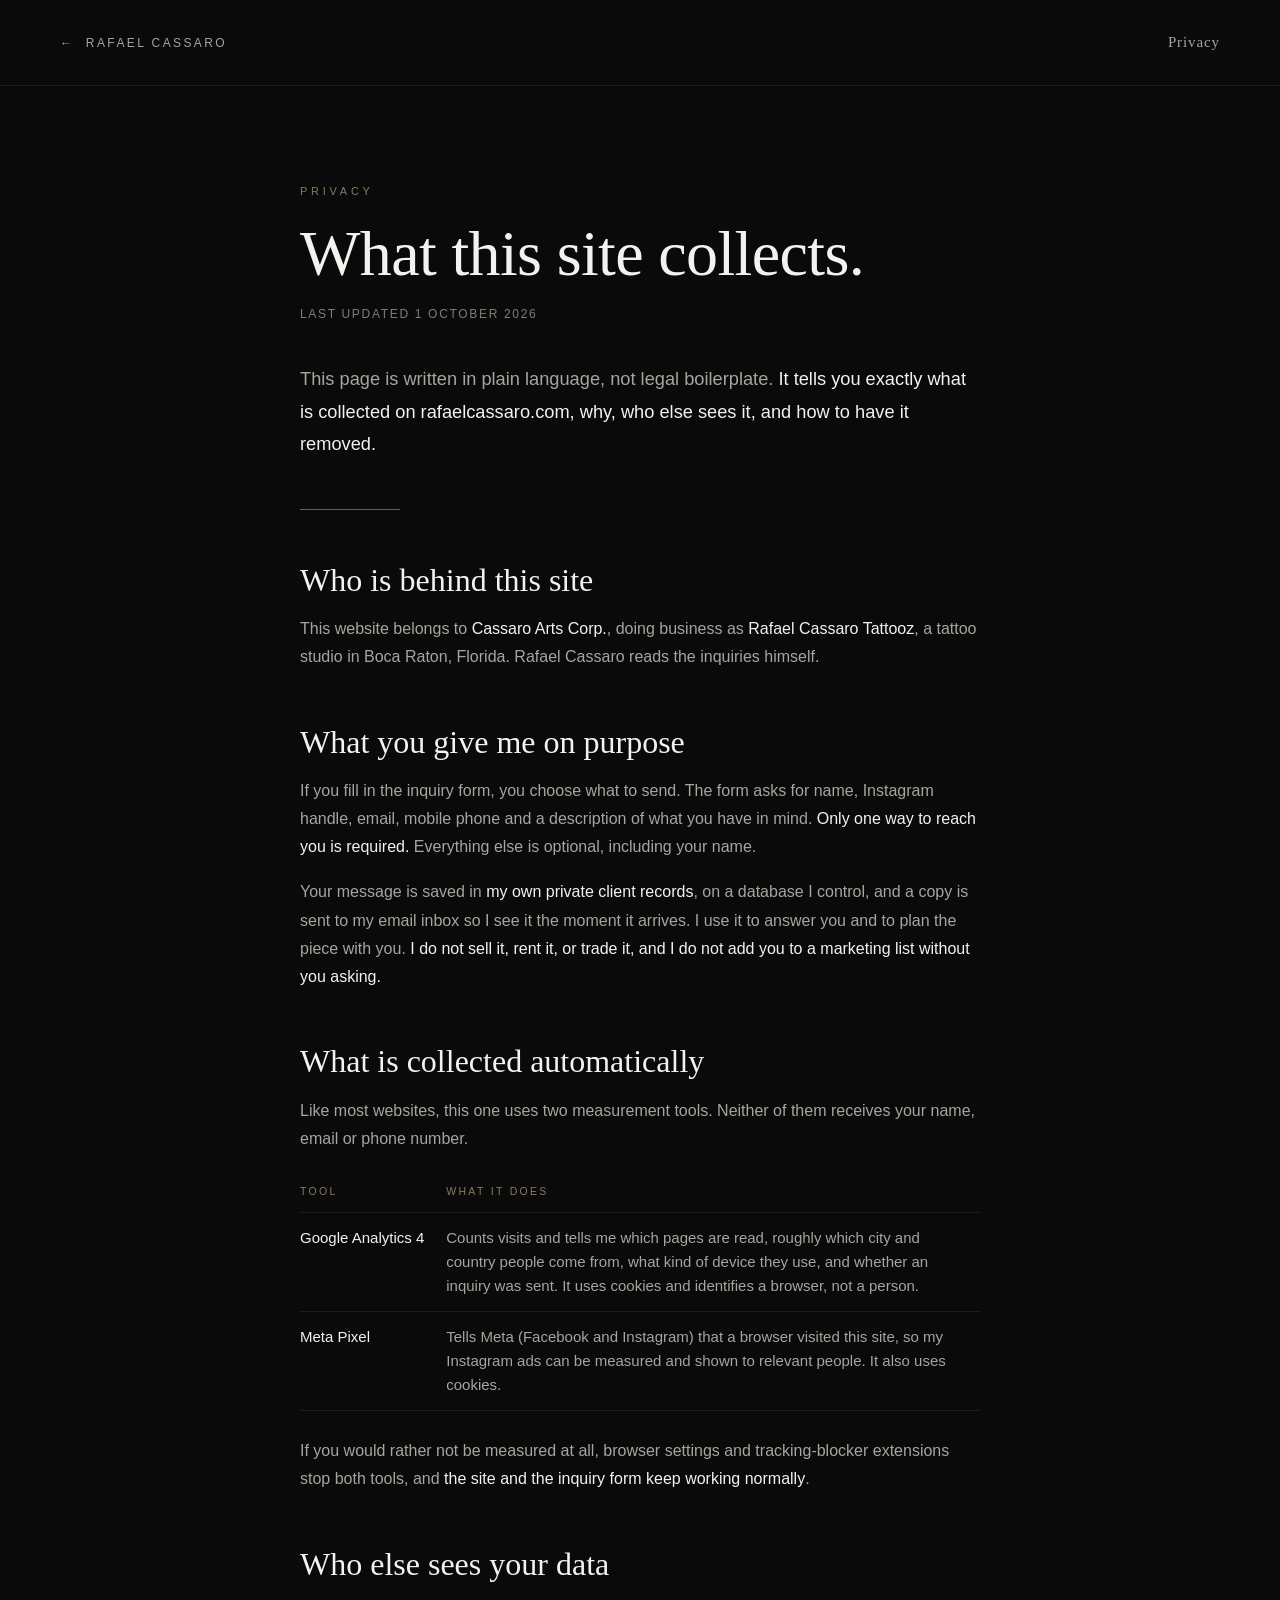
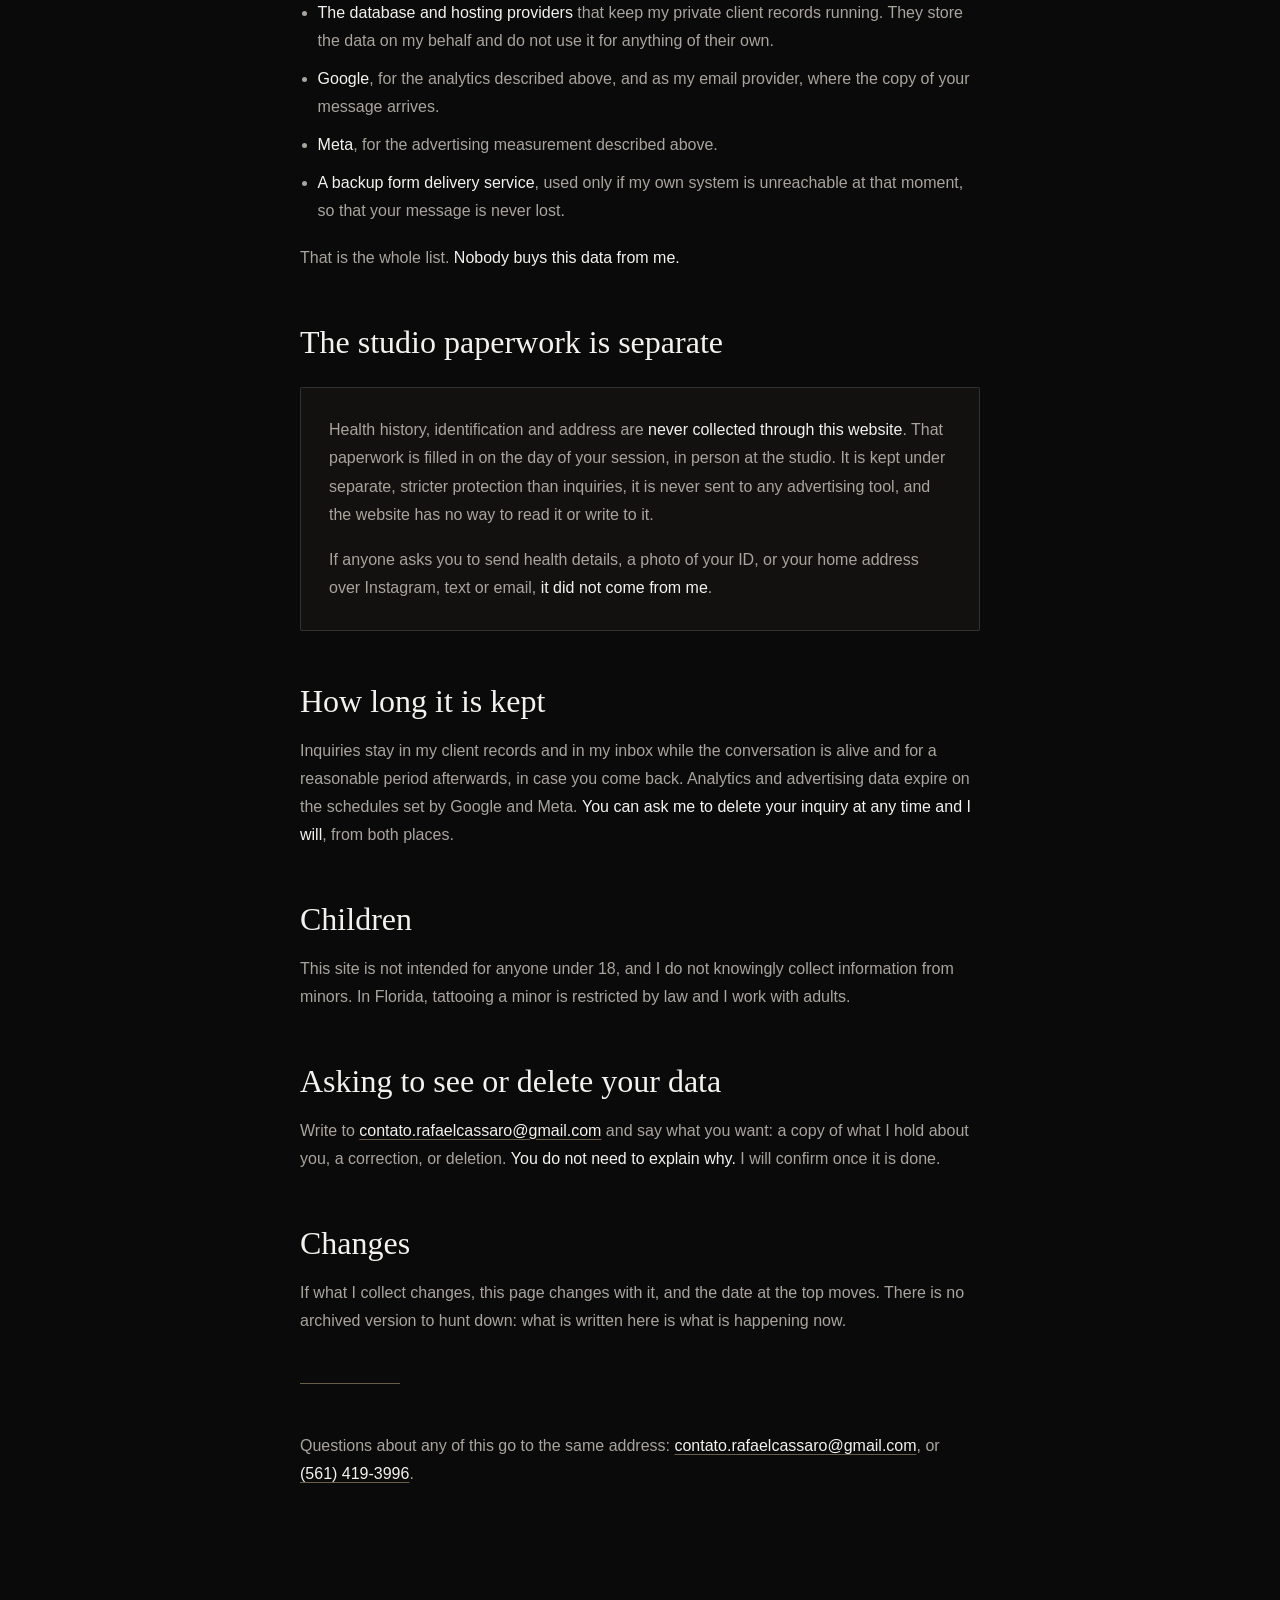
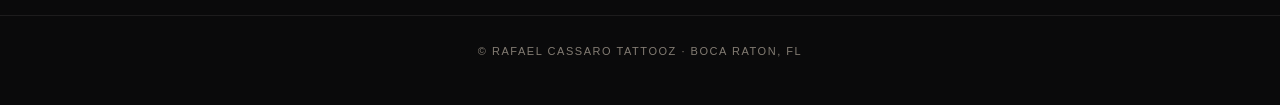
<file: privacy/index.html>
<!doctype html><html lang="en"><head>
<meta charset="utf-8"><meta name="viewport" content="width=device-width, initial-scale=1">
<!-- Google Tag Manager -->
<script>(function(w,d,s,l,i){w[l]=w[l]||[];w[l].push({'gtm.start':
new Date().getTime(),event:'gtm.js'});var f=d.getElementsByTagName(s)[0],
j=d.createElement(s),dl=l!='dataLayer'?'&l='+l:'';j.async=true;j.src=
'https://www.googletagmanager.com/gtm.js?id='+i+dl;f.parentNode.insertBefore(j,f);
})(window,document,'script','dataLayer','GTM-P5TXTNWN');</script>
<!-- End Google Tag Manager -->
<title>Privacy &middot; Rafael Cassaro Tattooz</title>
<meta name="description" content="What Rafael Cassaro Tattooz collects on this website, why, who it is shared with, and how to ask for it to be deleted.">
<link rel="canonical" href="https://rafaelcassaro.com/privacy/">
<meta name="robots" content="index,follow">
<meta name="theme-color" content="#0a0a0b">
<link rel="icon" type="image/png" sizes="32x32" href="../assets/favicon-32.png">
<link rel="icon" type="image/png" sizes="512x512" href="../assets/favicon-512.png">
<link rel="apple-touch-icon" href="../assets/apple-touch-icon.png">
<meta property="og:type" content="website">
<meta property="og:site_name" content="Rafael Cassaro Tattooz">
<meta property="og:title" content="Privacy &middot; Rafael Cassaro Tattooz">
<meta property="og:description" content="What this website collects, why, and how to ask for it to be deleted.">
<meta property="og:url" content="https://rafaelcassaro.com/privacy/">
<style>
:root{
  --ground:#0a0a0b;--ink:#f4f2ee;--ink-dim:#a9a49c;--ink-faint:#837c73;
  --line:rgba(244,242,238,.14);--line-soft:rgba(244,242,238,.08);--accent:#cfc9c0;
  /* .68 e nao .65: nesta pagina os rotulos sao de 10,5-11px e a 65% davam 4,49:1,
     um centesimo abaixo do minimo de 4,5. Medido no navegador, nao estimado. */
  --gold:#c8b184;--gold-fio:rgba(200,177,132,.5);--gold-texto:rgba(200,177,132,.68);
  --serif:"Didot","Hoefler Text","Bodoni 72","Bodoni MT",Georgia,"Times New Roman",serif;
  --sans:"Neue Haas Grotesk Display","Helvetica Neue",Helvetica,Arial,system-ui,sans-serif;
}
*{box-sizing:border-box;margin:0;padding:0}
body{background:var(--ground);color:var(--ink);font-family:var(--sans);-webkit-font-smoothing:antialiased;overflow-x:hidden}
a{color:inherit}
a:not(.back):not(.cta){color:var(--ink);text-decoration:underline;text-decoration-color:var(--gold-fio);text-underline-offset:3px}
:focus-visible{outline:2px solid var(--accent);outline-offset:3px}

.hdr{display:flex;align-items:center;justify-content:space-between;
  padding:clamp(20px,3vw,34px) clamp(20px,5vw,60px);border-bottom:1px solid var(--line-soft)}
.back{font-size:12px;letter-spacing:.2em;text-transform:uppercase;color:var(--ink-dim);text-decoration:none;transition:color .25s}
.back:hover{color:var(--ink)}
.hdr .mark{font-family:var(--serif);font-size:15px;letter-spacing:.06em;color:var(--ink-dim)}

.wrap{max-width:760px;margin:0 auto;padding:clamp(48px,9vw,96px) clamp(20px,5vw,40px) clamp(56px,10vw,110px)}
.eyebrow{font-size:11px;letter-spacing:.34em;text-transform:uppercase;color:var(--gold-texto);margin-bottom:1.3rem}
h1{font-family:var(--serif);font-weight:400;font-size:clamp(2.4rem,7vw,4rem);line-height:1;letter-spacing:-.01em}
.updated{margin-top:1.1rem;font-size:12px;letter-spacing:.14em;text-transform:uppercase;color:var(--ink-faint)}
.lede{margin-top:clamp(1.8rem,4vw,2.4rem);font-size:clamp(1rem,2.1vw,1.14rem);line-height:1.78;color:var(--ink-dim)}
.lede b{color:var(--ink);font-weight:500}
.rule{width:100px;height:1px;background:var(--gold-fio);margin:clamp(2.2rem,5vw,3rem) 0}

h2{font-family:var(--serif);font-weight:400;font-size:clamp(1.5rem,3.6vw,2rem);line-height:1.2;margin:clamp(2.4rem,5vw,3.2rem) 0 1rem}
p{font-size:16px;line-height:1.76;color:var(--ink-dim);margin-bottom:1.05rem}
p b{color:var(--ink);font-weight:500}
ul{margin:0 0 1.2rem 1.1rem}
li{font-size:16px;line-height:1.76;color:var(--ink-dim);margin-bottom:.6rem}
li b{color:var(--ink);font-weight:500}

table{width:100%;border-collapse:collapse;margin:1rem 0 1.6rem;font-size:15px}
th,td{text-align:left;padding:13px 12px 13px 0;border-bottom:1px solid var(--line-soft);vertical-align:top;line-height:1.6}
th{font-family:var(--sans);font-size:10.5px;letter-spacing:.22em;text-transform:uppercase;color:var(--gold-texto);font-weight:400}
td{color:var(--ink-dim)}
td:first-child{color:var(--ink);padding-right:22px;white-space:nowrap}

.box{border:1px solid var(--line);border-radius:2px;padding:clamp(20px,4vw,28px);margin:1.6rem 0;background:#121110}
.box p:last-child{margin-bottom:0}

.foot{border-top:1px solid var(--line-soft);padding:26px 20px 44px;text-align:center}
.foot p{font-size:11px;letter-spacing:.14em;text-transform:uppercase;color:var(--ink-faint);margin:0}
</style></head><body>
<!-- Google Tag Manager (noscript) -->
<noscript><iframe src="https://www.googletagmanager.com/ns.html?id=GTM-P5TXTNWN"
height="0" width="0" style="display:none;visibility:hidden"></iframe></noscript>
<!-- End Google Tag Manager (noscript) -->
<header class="hdr">
  <a class="back" href="../">&larr;&nbsp; Rafael Cassaro</a>
  <span class="mark">Privacy</span>
</header>

<main class="wrap">
  <p class="eyebrow">Privacy</p>
  <h1>What this site collects.</h1>
  <p class="updated">Last updated 1 October 2026</p>

  <p class="lede">This page is written in plain language, not legal boilerplate. <b>It tells you exactly what is collected on rafaelcassaro.com, why, who else sees it, and how to have it removed.</b></p>

  <div class="rule"></div>

  <h2>Who is behind this site</h2>
  <p>This website belongs to <b>Cassaro Arts Corp.</b>, doing business as <b>Rafael Cassaro Tattooz</b>, a tattoo studio in Boca Raton, Florida. Rafael Cassaro reads the inquiries himself.</p>

  <h2>What you give me on purpose</h2>
  <p>If you fill in the inquiry form, you choose what to send. The form asks for name, Instagram handle, email, mobile phone and a description of what you have in mind. <b>Only one way to reach you is required.</b> Everything else is optional, including your name.</p>
  <p>Your message is saved in <b>my own private client records</b>, on a database I control, and a copy is sent to my email inbox so I see it the moment it arrives. I use it to answer you and to plan the piece with you. <b>I do not sell it, rent it, or trade it, and I do not add you to a marketing list without you asking.</b></p>

  <h2>What is collected automatically</h2>
  <p>Like most websites, this one uses two measurement tools. Neither of them receives your name, email or phone number.</p>

  <table>
    <tr><th>Tool</th><th>What it does</th></tr>
    <tr>
      <td>Google Analytics 4</td>
      <td>Counts visits and tells me which pages are read, roughly which city and country people come from, what kind of device they use, and whether an inquiry was sent. It uses cookies and identifies a browser, not a person.</td>
    </tr>
    <tr>
      <td>Meta Pixel</td>
      <td>Tells Meta (Facebook and Instagram) that a browser visited this site, so my Instagram ads can be measured and shown to relevant people. It also uses cookies.</td>
    </tr>
  </table>

  <p>If you would rather not be measured at all, browser settings and tracking-blocker extensions stop both tools, and <b>the site and the inquiry form keep working normally</b>.</p>

  <h2>Who else sees your data</h2>
  <ul>
    <li><b>The database and hosting providers</b> that keep my private client records running. They store the data on my behalf and do not use it for anything of their own.</li>
    <li><b>Google</b>, for the analytics described above, and as my email provider, where the copy of your message arrives.</li>
    <li><b>Meta</b>, for the advertising measurement described above.</li>
    <li><b>A backup form delivery service</b>, used only if my own system is unreachable at that moment, so that your message is never lost.</li>
  </ul>
  <p>That is the whole list. <b>Nobody buys this data from me.</b></p>

  <h2>The studio paperwork is separate</h2>
  <div class="box">
    <p>Health history, identification and address are <b>never collected through this website</b>. That paperwork is filled in on the day of your session, in person at the studio. It is kept under separate, stricter protection than inquiries, it is never sent to any advertising tool, and the website has no way to read it or write to it.</p>
    <p>If anyone asks you to send health details, a photo of your ID, or your home address over Instagram, text or email, <b>it did not come from me</b>.</p>
  </div>

  <h2>How long it is kept</h2>
  <p>Inquiries stay in my client records and in my inbox while the conversation is alive and for a reasonable period afterwards, in case you come back. Analytics and advertising data expire on the schedules set by Google and Meta. <b>You can ask me to delete your inquiry at any time and I will</b>, from both places.</p>

  <h2>Children</h2>
  <p>This site is not intended for anyone under 18, and I do not knowingly collect information from minors. In Florida, tattooing a minor is restricted by law and I work with adults.</p>

  <h2>Asking to see or delete your data</h2>
  <p>Write to <a href="mailto:contato.rafaelcassaro@gmail.com">contato.rafaelcassaro@gmail.com</a> and say what you want: a copy of what I hold about you, a correction, or deletion. <b>You do not need to explain why.</b> I will confirm once it is done.</p>

  <h2>Changes</h2>
  <p>If what I collect changes, this page changes with it, and the date at the top moves. There is no archived version to hunt down: what is written here is what is happening now.</p>

  <div class="rule"></div>
  <p>Questions about any of this go to the same address: <a href="mailto:contato.rafaelcassaro@gmail.com">contato.rafaelcassaro@gmail.com</a>, or <a href="tel:+15614193996">(561) 419-3996</a>.</p>
</main>

<footer class="foot">
  <p>&copy; Rafael Cassaro Tattooz &middot; Boca Raton, FL</p>
</footer>

</body></html>
</file>
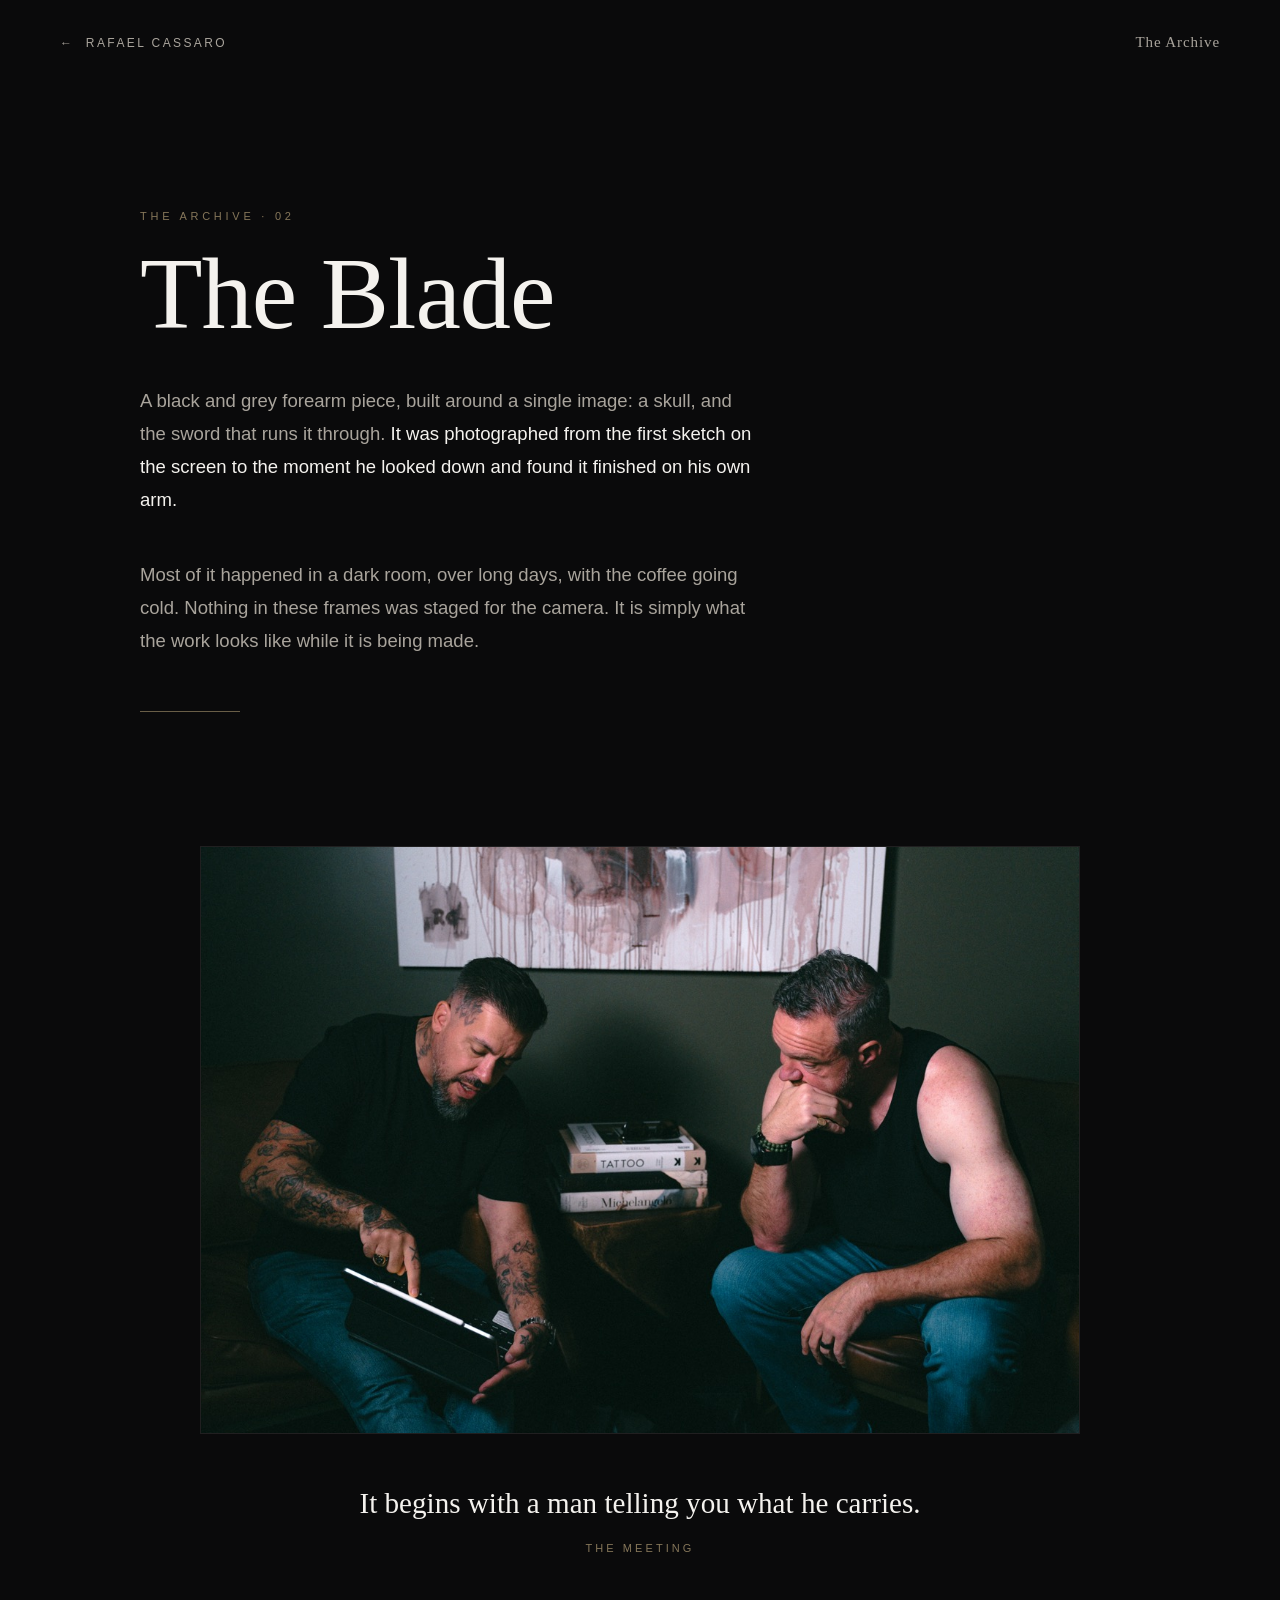
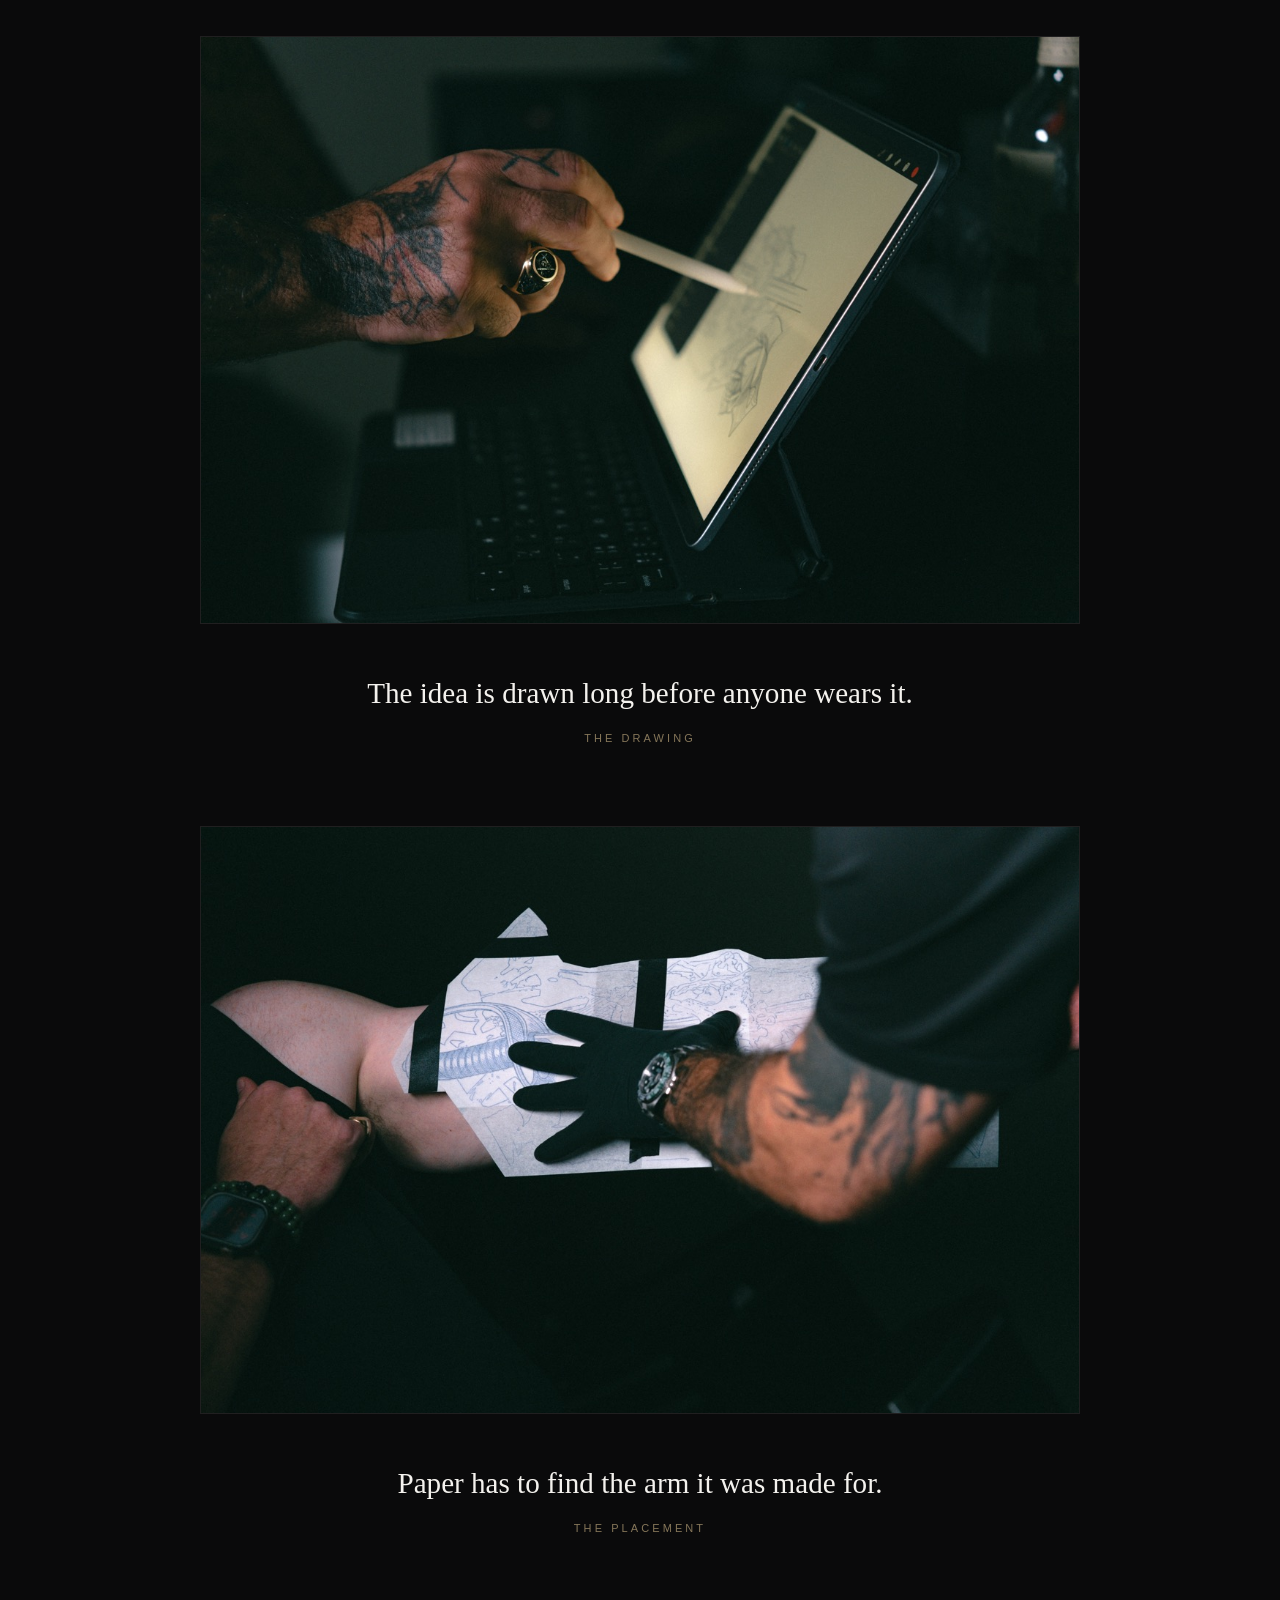
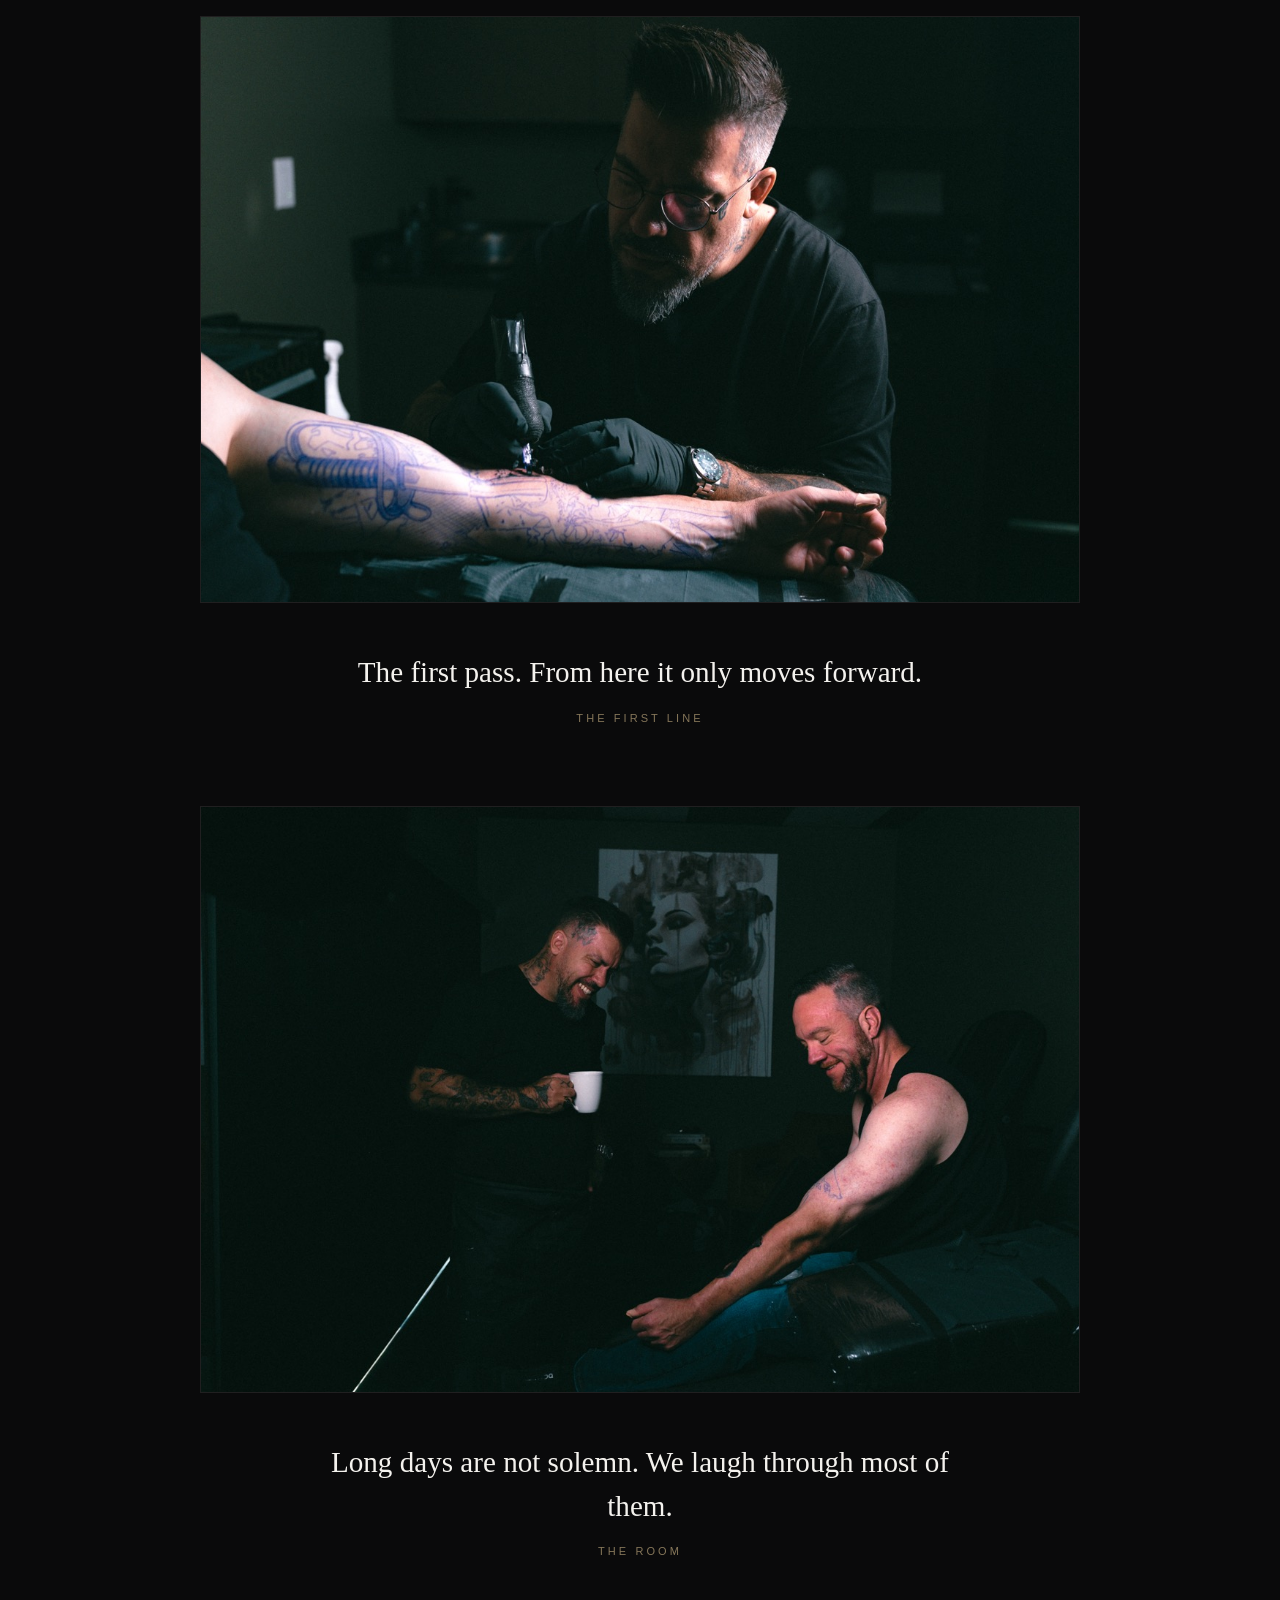
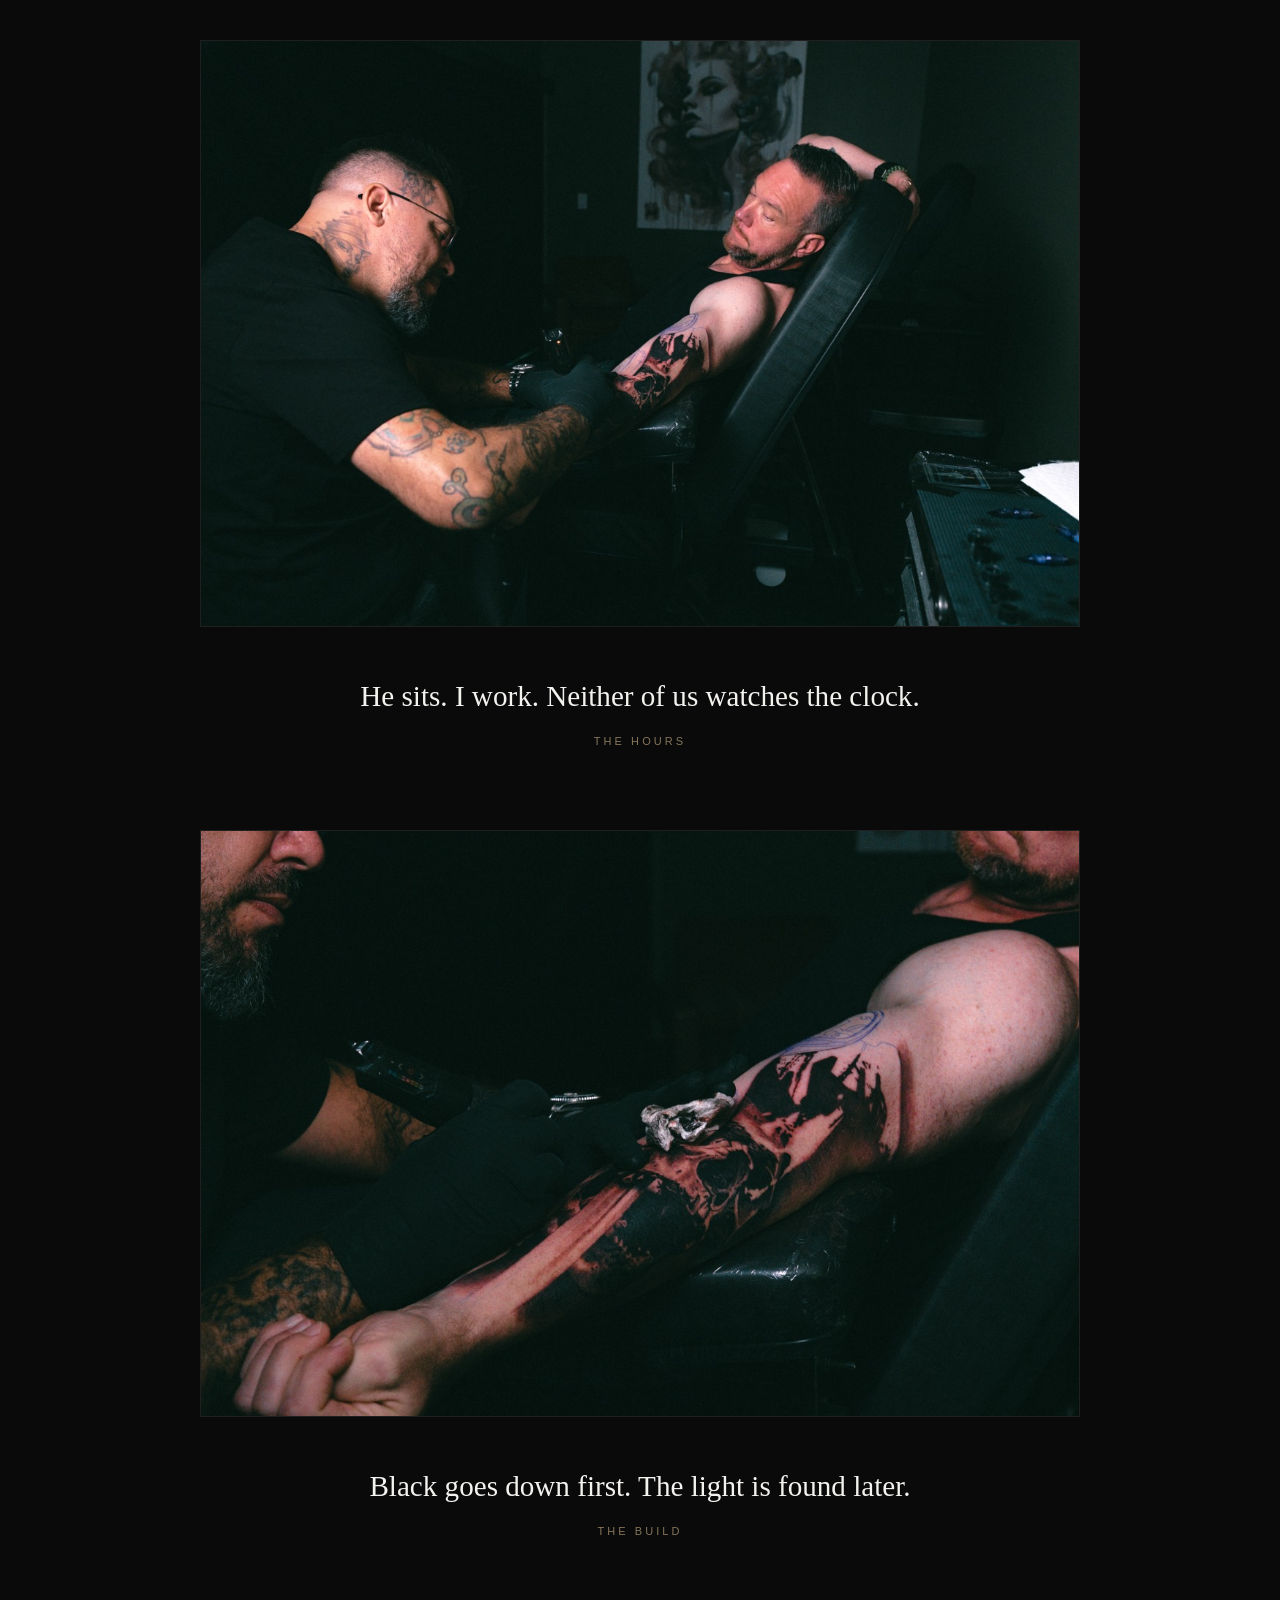
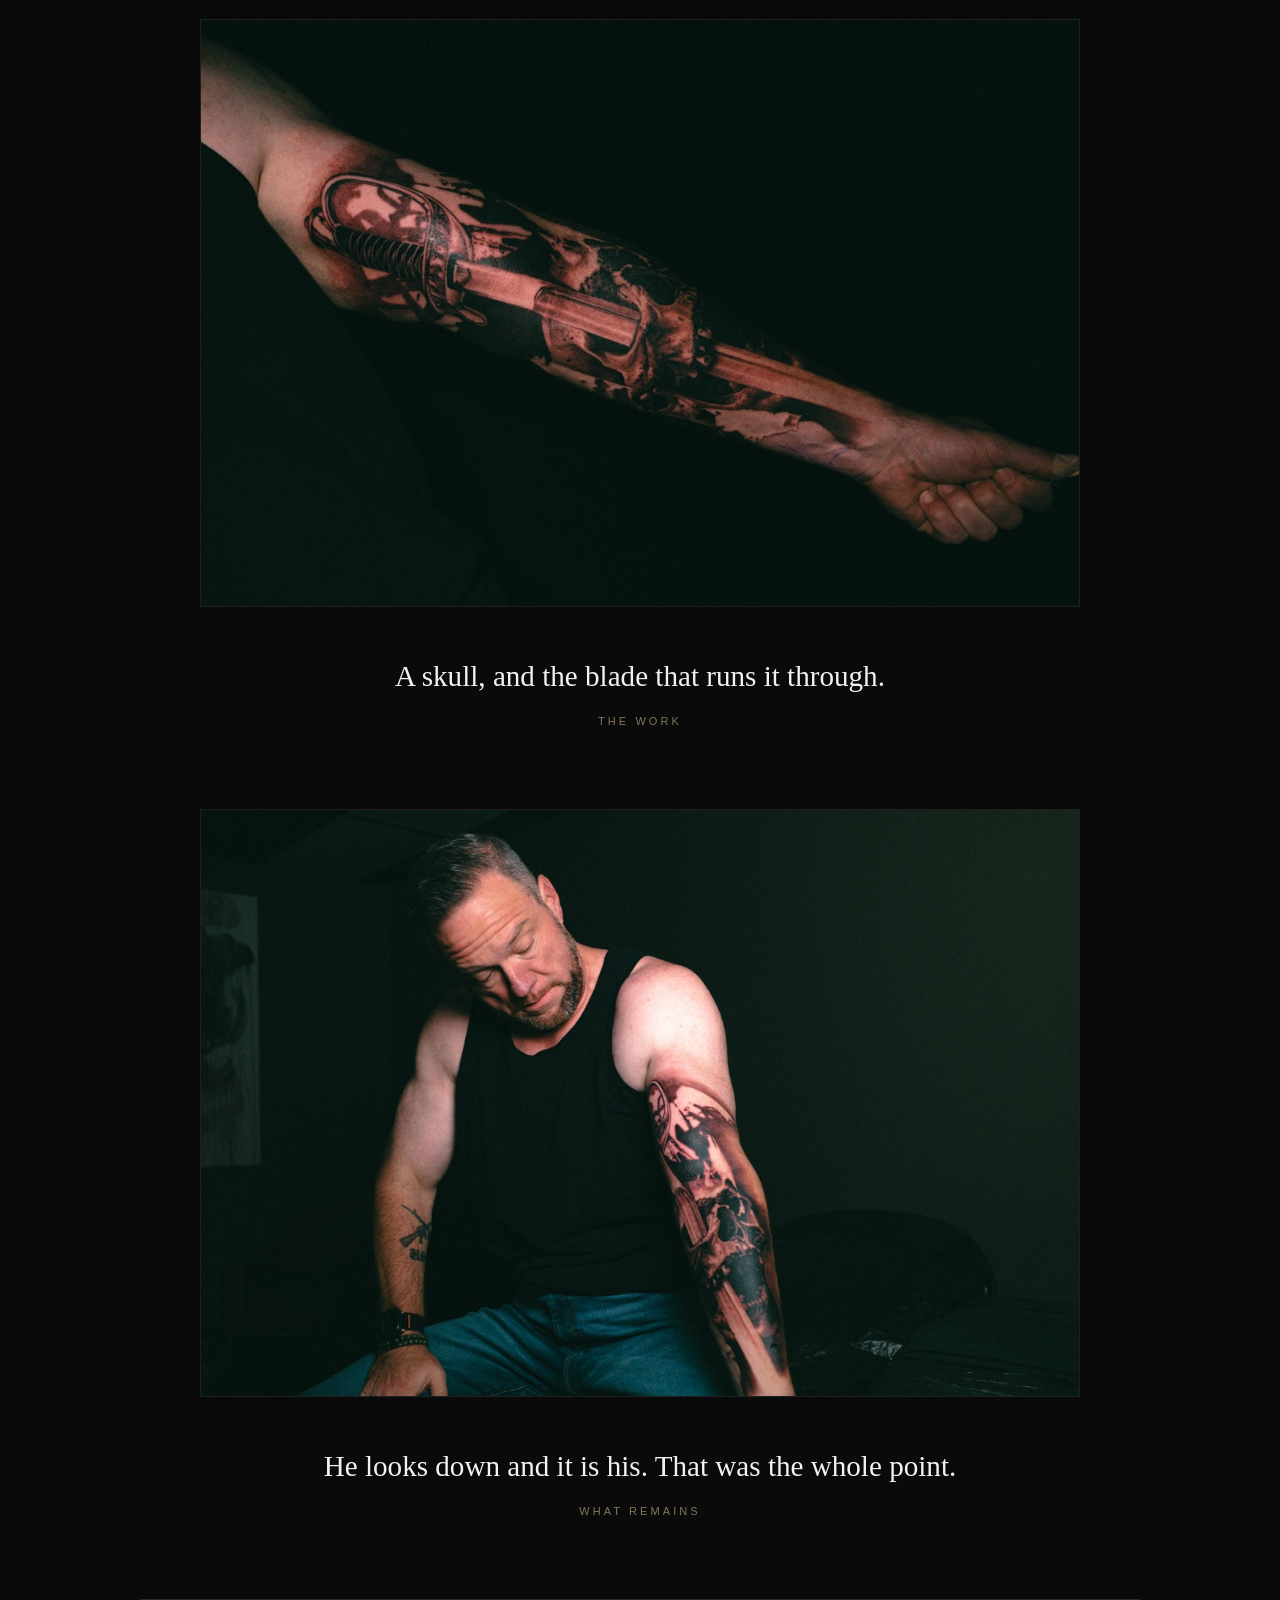
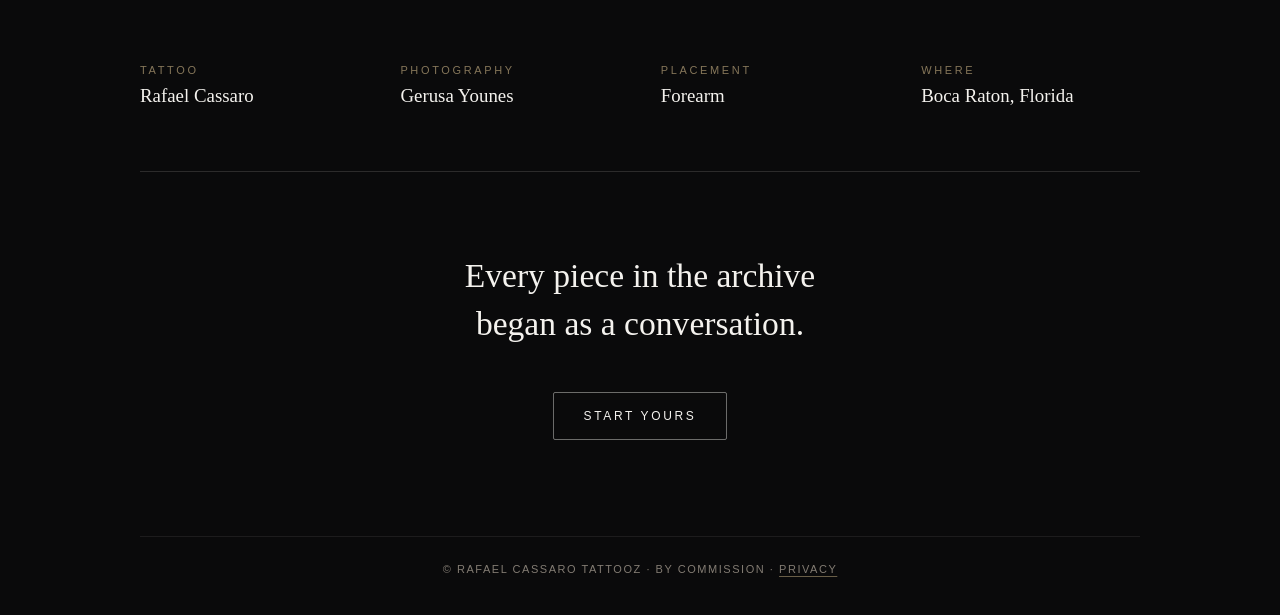
<file: archive/the-blade/index.html>
<!doctype html><html lang="en"><head>
<meta charset="utf-8"><meta name="viewport" content="width=device-width, initial-scale=1">
<!-- Google Tag Manager -->
<script>(function(w,d,s,l,i){w[l]=w[l]||[];w[l].push({'gtm.start':
new Date().getTime(),event:'gtm.js'});var f=d.getElementsByTagName(s)[0],
j=d.createElement(s),dl=l!='dataLayer'?'&l='+l:'';j.async=true;j.src=
'https://www.googletagmanager.com/gtm.js?id='+i+dl;f.parentNode.insertBefore(j,f);
})(window,document,'script','dataLayer','GTM-P5TXTNWN');</script>
<!-- End Google Tag Manager -->

<title>The Blade &middot; The Archive 02 &mdash; Rafael Cassaro</title>
<meta name="description" content="The Blade: a black and grey forearm piece, a skull run through by a sword, documented from the first sketch to the finished arm. The Archive, 02. Rafael Cassaro, Boca Raton, Florida.">
<link rel="canonical" href="https://rafaelcassaro.com/archive/the-blade/">
<meta name="theme-color" content="#0a0a0b">
<link rel="icon" type="image/png" sizes="32x32" href="../../assets/favicon-32.png">
<link rel="icon" type="image/png" sizes="512x512" href="../../assets/favicon-512.png">
<link rel="apple-touch-icon" href="../../assets/apple-touch-icon.png">
<meta property="og:type" content="article">
<meta property="og:site_name" content="Rafael Cassaro Tattooz">
<meta property="og:locale" content="en_US">
<meta property="og:title" content="The Blade &middot; The Archive 02 &mdash; Rafael Cassaro">
<meta property="og:description" content="A black and grey forearm piece, a skull run through by a sword, documented from the first sketch to the finished arm.">
<meta property="og:url" content="https://rafaelcassaro.com/archive/the-blade/">
<meta property="og:image" content="https://rafaelcassaro.com/assets/archive/the-blade/09.jpg">
<meta property="og:image:alt" content="The finished skull and blade in black and grey along the forearm">
<meta name="twitter:card" content="summary_large_image">
<meta name="twitter:title" content="The Blade &middot; The Archive 02 &mdash; Rafael Cassaro">
<meta name="twitter:description" content="A black and grey forearm piece, a skull run through by a sword, documented from the first sketch to the finished arm.">
<meta name="twitter:image" content="https://rafaelcassaro.com/assets/archive/the-blade/09.jpg">
<script type="application/ld+json">{"@context":"https://schema.org","@type":"Article","headline":"The Blade — The Archive 02","url":"https://rafaelcassaro.com/archive/the-blade/","image":"https://rafaelcassaro.com/assets/archive/the-blade/09.jpg","author":{"@type":"Person","name":"Rafael Cassaro","jobTitle":"Tattoo artist","url":"https://rafaelcassaro.com/"},"publisher":{"@type":"TattooParlor","name":"Rafael Cassaro Tattooz","url":"https://rafaelcassaro.com/"},"about":{"@type":"VisualArtwork","name":"The Blade","artform":"Tattoo","artMedium":"Black and grey tattoo","creator":{"@type":"Person","name":"Rafael Cassaro"}},"contentLocation":{"@type":"Place","name":"Boca Raton, Florida"}}</script>
<style>
:root{
  --ground:#0a0a0b;--ink:#f4f2ee;--ink-dim:#a9a49c;--ink-faint:#837c73;
  --line:rgba(244,242,238,.14);--line-soft:rgba(244,242,238,.08);--accent:#cfc9c0;
  --gold:#c8b184;--gold-fio:rgba(200,177,132,.5);--gold-texto:rgba(200,177,132,.65);
  --serif:"Didot","Hoefler Text","Bodoni 72","Bodoni MT",Georgia,"Times New Roman",serif;
  --sans:"Neue Haas Grotesk Display","Helvetica Neue",Helvetica,Arial,system-ui,sans-serif;
}
*{box-sizing:border-box;margin:0;padding:0}
html{scroll-behavior:smooth}
body{background:var(--ground);color:var(--ink);font-family:var(--sans);-webkit-font-smoothing:antialiased;overflow-x:hidden}
a{color:inherit;text-decoration:none}
:focus-visible{outline:2px solid var(--accent);outline-offset:3px}

.hdr{position:absolute;top:0;left:0;right:0;z-index:50;display:flex;align-items:center;justify-content:space-between;
  padding:clamp(20px,3vw,34px) clamp(20px,5vw,60px)}
.back{font-size:12px;letter-spacing:.2em;text-transform:uppercase;color:var(--ink-dim);transition:color .25s}
.back:hover{color:var(--ink)}
.hdr .mark{font-family:var(--serif);font-size:15px;letter-spacing:.06em;color:var(--ink-dim)}

.wrap{max-width:1000px;margin:0 auto;padding:0 clamp(20px,5vw,60px)}

.open{padding:clamp(130px,17vw,210px) 0 clamp(48px,7vw,80px)}
.eyebrow{font-size:11px;letter-spacing:.34em;text-transform:uppercase;color:var(--gold-texto);margin-bottom:1.5rem}
h1{font-family:var(--serif);font-weight:400;font-size:clamp(3rem,10vw,6.4rem);line-height:.94;letter-spacing:-.01em}
.lede{margin-top:clamp(1.8rem,4vw,2.6rem);max-width:60ch;font-size:clamp(1rem,2.1vw,1.16rem);line-height:1.78;color:var(--ink-dim)}
.lede b{color:var(--ink);font-weight:500}
.rule{width:100px;height:1px;background:var(--gold-fio);margin:clamp(2.4rem,6vw,3.4rem) 0}

.plate{margin:0 auto clamp(10px,2vw,18px);background:#0d0d0e;border:1px solid var(--line-soft)}
.plate img{width:100%;height:auto;display:block}
.note{max-width:46ch;margin:clamp(2.2rem,5vw,3rem) auto clamp(3.4rem,8vw,5rem);
  font-family:var(--serif);font-size:clamp(1.28rem,3.3vw,1.82rem);line-height:1.5;text-align:center;color:var(--ink)}
.note span{display:block;margin-top:.9rem;font-family:var(--sans);font-size:11px;letter-spacing:.28em;
  text-transform:uppercase;color:var(--gold-texto)}

.colophon{border-top:1px solid var(--line);margin-top:clamp(2rem,5vw,3rem);padding:clamp(2.6rem,6vw,4rem) 0}
.colophon dl{display:grid;grid-template-columns:repeat(auto-fit,minmax(190px,1fr));gap:clamp(1.4rem,4vw,2.6rem)}
.colophon dt{font-size:11px;letter-spacing:.24em;text-transform:uppercase;color:var(--gold-texto);margin-bottom:.55rem}
.colophon dd{font-family:var(--serif);font-size:1.18rem;color:var(--ink)}

.close{padding:clamp(3rem,8vw,5rem) 0 clamp(4rem,10vw,6rem);text-align:center;border-top:1px solid var(--line)}
.close p{font-family:var(--serif);font-size:clamp(1.4rem,4vw,2.1rem);line-height:1.42;max-width:24ch;margin:0 auto clamp(2rem,5vw,2.8rem)}
.cta{display:inline-block;font-family:var(--sans);font-size:12px;letter-spacing:.22em;text-transform:uppercase;
  border:1px solid var(--line);border-radius:2px;padding:16px 30px;transition:border-color .3s,background .3s}
.cta{color:var(--ink);border-color:rgba(244,242,238,.42)}
.cta:hover,.cta:focus-visible{background:var(--ink);color:#0a0a0b;border-color:var(--ink)}
.foot{border-top:1px solid var(--line-soft);padding:26px 0 40px;text-align:center}
.foot p{font-size:11px;letter-spacing:.14em;text-transform:uppercase;color:var(--ink-faint)}

/* O conteudo NASCE VISIVEL. O esconde-pra-animar so entra com .js no <html>,
   e tem rede de seguranca de 4s armada no head. Mesma correcao da home. */
.js .reveal{opacity:0;transform:translateY(18px);transition:opacity .8s ease,transform .8s ease}
.reveal.in{opacity:1;transform:none}
@media(prefers-reduced-motion:reduce){html{scroll-behavior:auto}.reveal{opacity:1!important;transform:none!important;transition:none!important}*{animation-duration:.01ms!important;transition-duration:.01ms!important}}
</style>
<script>
document.documentElement.className+=' js';
setTimeout(function(){
  try{
    var p=document.querySelectorAll('.reveal:not(.in)');
    for(var i=0;i<p.length;i++)p[i].className+=' in';
  }catch(e){}
},4000);
</script>
</head>
<body>
<!-- Google Tag Manager (noscript) -->
<noscript><iframe src="https://www.googletagmanager.com/ns.html?id=GTM-P5TXTNWN"
height="0" width="0" style="display:none;visibility:hidden"></iframe></noscript>
<!-- End Google Tag Manager (noscript) -->
<header class="hdr">
  <a class="back" href="../../">&larr;&nbsp; Rafael Cassaro</a>
  <span class="mark">The Archive</span>
</header>

<main>
  <section class="wrap open">
    <p class="eyebrow reveal">The Archive &middot; 02</p>
    <h1 class="reveal">The Blade</h1>
    <p class="lede reveal">A black and grey forearm piece, built around a single image: a skull, and the sword that runs it through. <b>It was photographed from the first sketch on the screen to the moment he looked down and found it finished on his own arm.</b></p>
    <p class="lede reveal">Most of it happened in a dark room, over long days, with the coffee going cold. Nothing in these frames was staged for the camera. It is simply what the work looks like while it is being made.</p>
    <div class="rule reveal"></div>
  </section>

  <section class="wrap">

    <figure class="plate reveal"><img src="../../assets/archive/the-blade/01.jpg" srcset="../../assets/archive/the-blade/01-sm.jpg 700w, ../../assets/archive/the-blade/01.jpg 1200w" sizes="(max-width:820px) 100vw, 1000px" width="1200" height="800" alt="Rafael Cassaro showing the first references on a tablet while the client listens"></figure>
    <p class="note reveal">It begins with a man telling you what he carries.<span>The meeting</span></p>

    <figure class="plate reveal"><img loading="lazy" src="../../assets/archive/the-blade/02.jpg" srcset="../../assets/archive/the-blade/02-sm.jpg 700w, ../../assets/archive/the-blade/02.jpg 1200w" sizes="(max-width:820px) 100vw, 1000px" width="1200" height="800" alt="The skull and blade being drawn by hand on a tablet screen in the dark"></figure>
    <p class="note reveal">The idea is drawn long before anyone wears it.<span>The drawing</span></p>

    <figure class="plate reveal"><img loading="lazy" src="../../assets/archive/the-blade/03.jpg" srcset="../../assets/archive/the-blade/03-sm.jpg 700w, ../../assets/archive/the-blade/03.jpg 1200w" sizes="(max-width:820px) 100vw, 1000px" width="1200" height="800" alt="The stencil pressed against the forearm, finding its position on the body"></figure>
    <p class="note reveal">Paper has to find the arm it was made for.<span>The placement</span></p>

    <figure class="plate reveal"><img loading="lazy" src="../../assets/archive/the-blade/05.jpg" srcset="../../assets/archive/the-blade/05-sm.jpg 700w, ../../assets/archive/the-blade/05.jpg 1200w" sizes="(max-width:820px) 100vw, 1000px" width="1200" height="800" alt="The first pass of the machine over the blue stencil on the forearm"></figure>
    <p class="note reveal">The first pass. From here it only moves forward.<span>The first line</span></p>

    <figure class="plate reveal"><img loading="lazy" src="../../assets/archive/the-blade/06.jpg" srcset="../../assets/archive/the-blade/06-sm.jpg 700w, ../../assets/archive/the-blade/06.jpg 1200w" sizes="(max-width:820px) 100vw, 1000px" width="1200" height="800" alt="Rafael Cassaro and the client laughing between passes, coffee in hand"></figure>
    <p class="note reveal">Long days are not solemn. We laugh through most of them.<span>The room</span></p>

    <figure class="plate reveal"><img loading="lazy" src="../../assets/archive/the-blade/07.jpg" srcset="../../assets/archive/the-blade/07-sm.jpg 700w, ../../assets/archive/the-blade/07.jpg 1200w" sizes="(max-width:820px) 100vw, 1000px" width="1200" height="800" alt="The session seen wide, the client resting back while the arm is worked"></figure>
    <p class="note reveal">He sits. I work. Neither of us watches the clock.<span>The hours</span></p>

    <figure class="plate reveal"><img loading="lazy" src="../../assets/archive/the-blade/08.jpg" srcset="../../assets/archive/the-blade/08-sm.jpg 700w, ../../assets/archive/the-blade/08.jpg 1200w" sizes="(max-width:820px) 100vw, 1000px" width="1200" height="800" alt="The piece taking shape on the forearm, black laid in first"></figure>
    <p class="note reveal">Black goes down first. The light is found later.<span>The build</span></p>

    <figure class="plate reveal"><img loading="lazy" src="../../assets/archive/the-blade/09.jpg" srcset="../../assets/archive/the-blade/09-sm.jpg 700w, ../../assets/archive/the-blade/09.jpg 1200w" sizes="(max-width:820px) 100vw, 1000px" width="1200" height="800" alt="The finished skull and blade in black and grey, running the length of the forearm"></figure>
    <p class="note reveal">A skull, and the blade that runs it through.<span>The work</span></p>

    <figure class="plate reveal"><img loading="lazy" src="../../assets/archive/the-blade/11.jpg" srcset="../../assets/archive/the-blade/11-sm.jpg 700w, ../../assets/archive/the-blade/11.jpg 1200w" sizes="(max-width:820px) 100vw, 1000px" width="1200" height="800" alt="The client sitting quietly, looking down at the finished piece on his arm"></figure>
    <p class="note reveal">He looks down and it is his. That was the whole point.<span>What remains</span></p>

  </section>

  <section class="wrap colophon reveal">
    <dl>
      <div><dt>Tattoo</dt><dd>Rafael Cassaro</dd></div>
      <div><dt>Photography</dt><dd>Gerusa Younes</dd></div>
      <div><dt>Placement</dt><dd>Forearm</dd></div>
      <div><dt>Where</dt><dd>Boca Raton, Florida</dd></div>
    </dl>
  </section>

  <section class="wrap close reveal">
    <p>Every piece in the archive began as a conversation.</p>
    <a class="cta" href="../../#inquiry">Start yours</a>
  </section>
</main>

<footer class="wrap foot">
  <p>&copy; Rafael Cassaro Tattooz &middot; By commission &middot; <a href="../../privacy/" style="text-decoration:underline;text-decoration-color:rgba(200,177,132,.5);text-underline-offset:3px">Privacy</a></p>
</footer>

<script>
(function(){
  if('IntersectionObserver' in window){
    var io=new IntersectionObserver(function(en){en.forEach(function(x){if(x.isIntersecting){x.target.classList.add('in');io.unobserve(x.target)}})},{threshold:.12});
    document.querySelectorAll('.reveal').forEach(function(e){io.observe(e)});
  }else{document.querySelectorAll('.reveal').forEach(function(e){e.classList.add('in')});}
})();
</script>
</body></html>
</file>
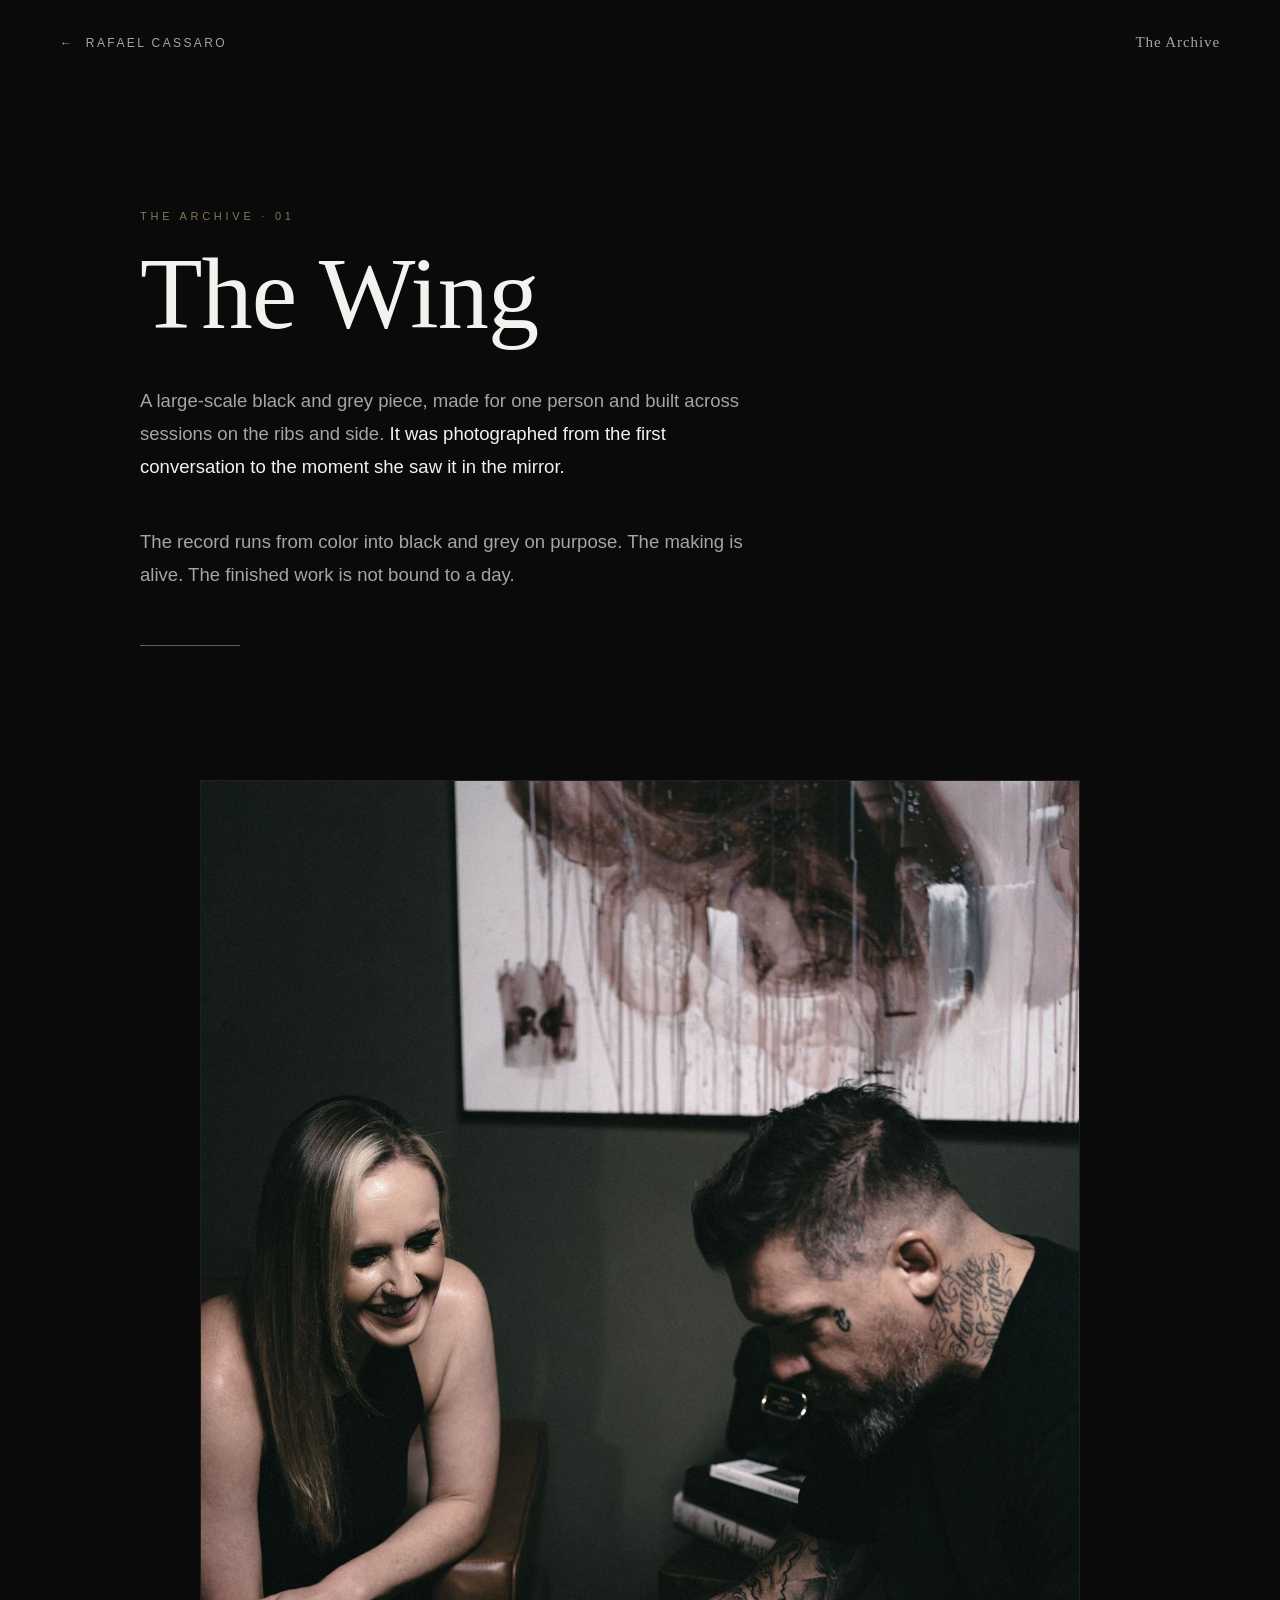
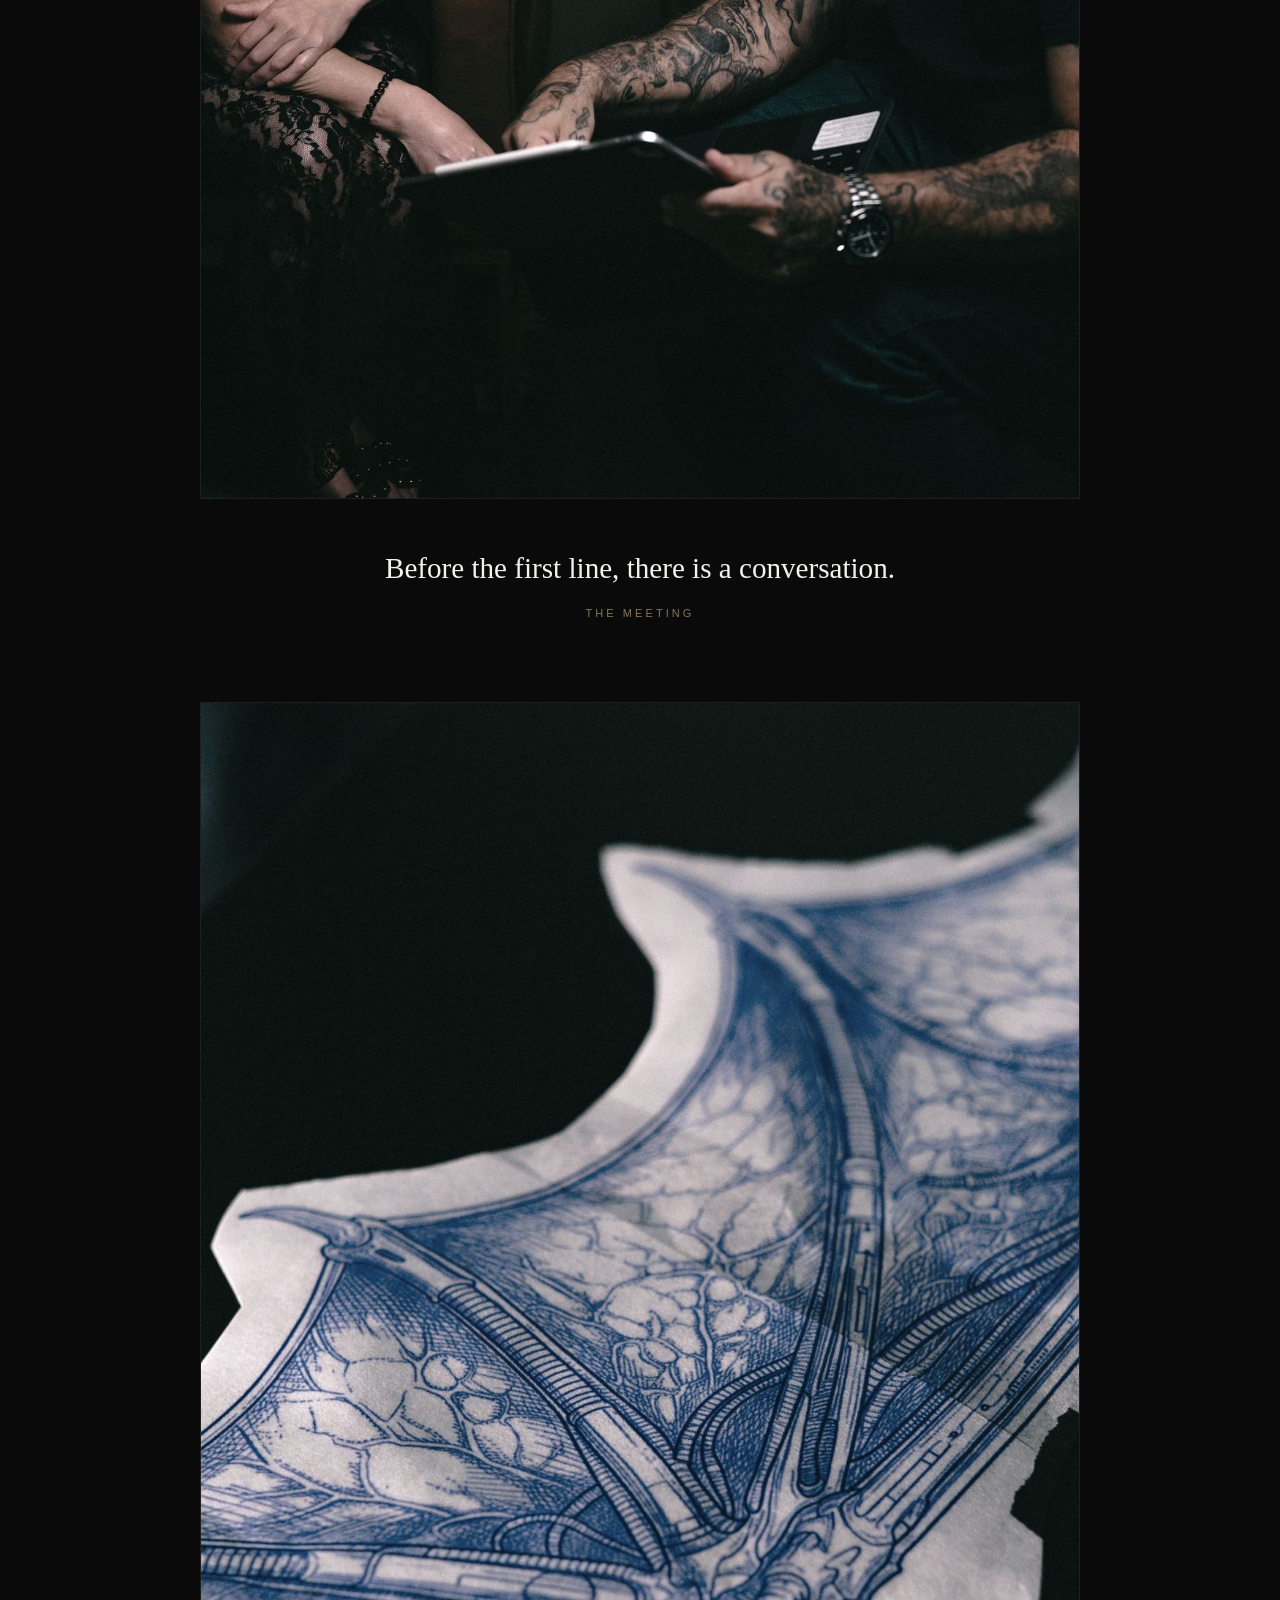
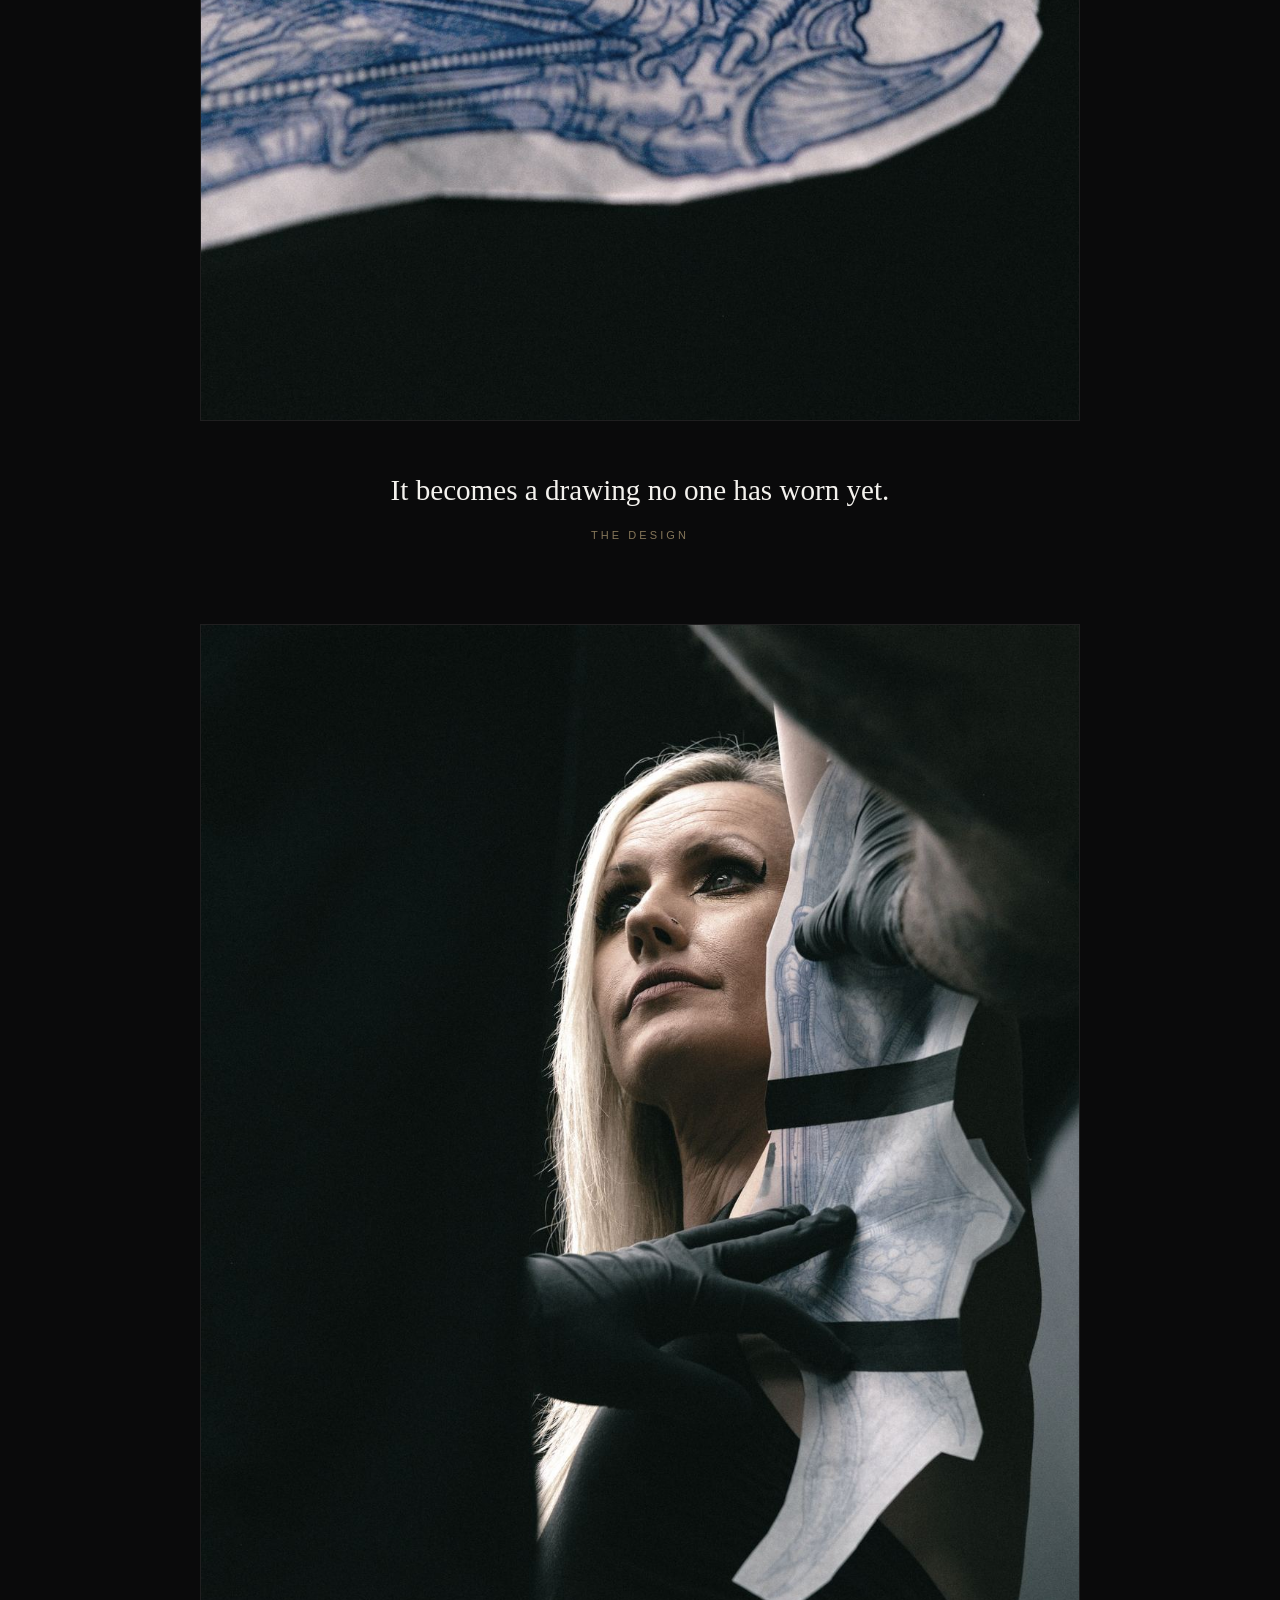
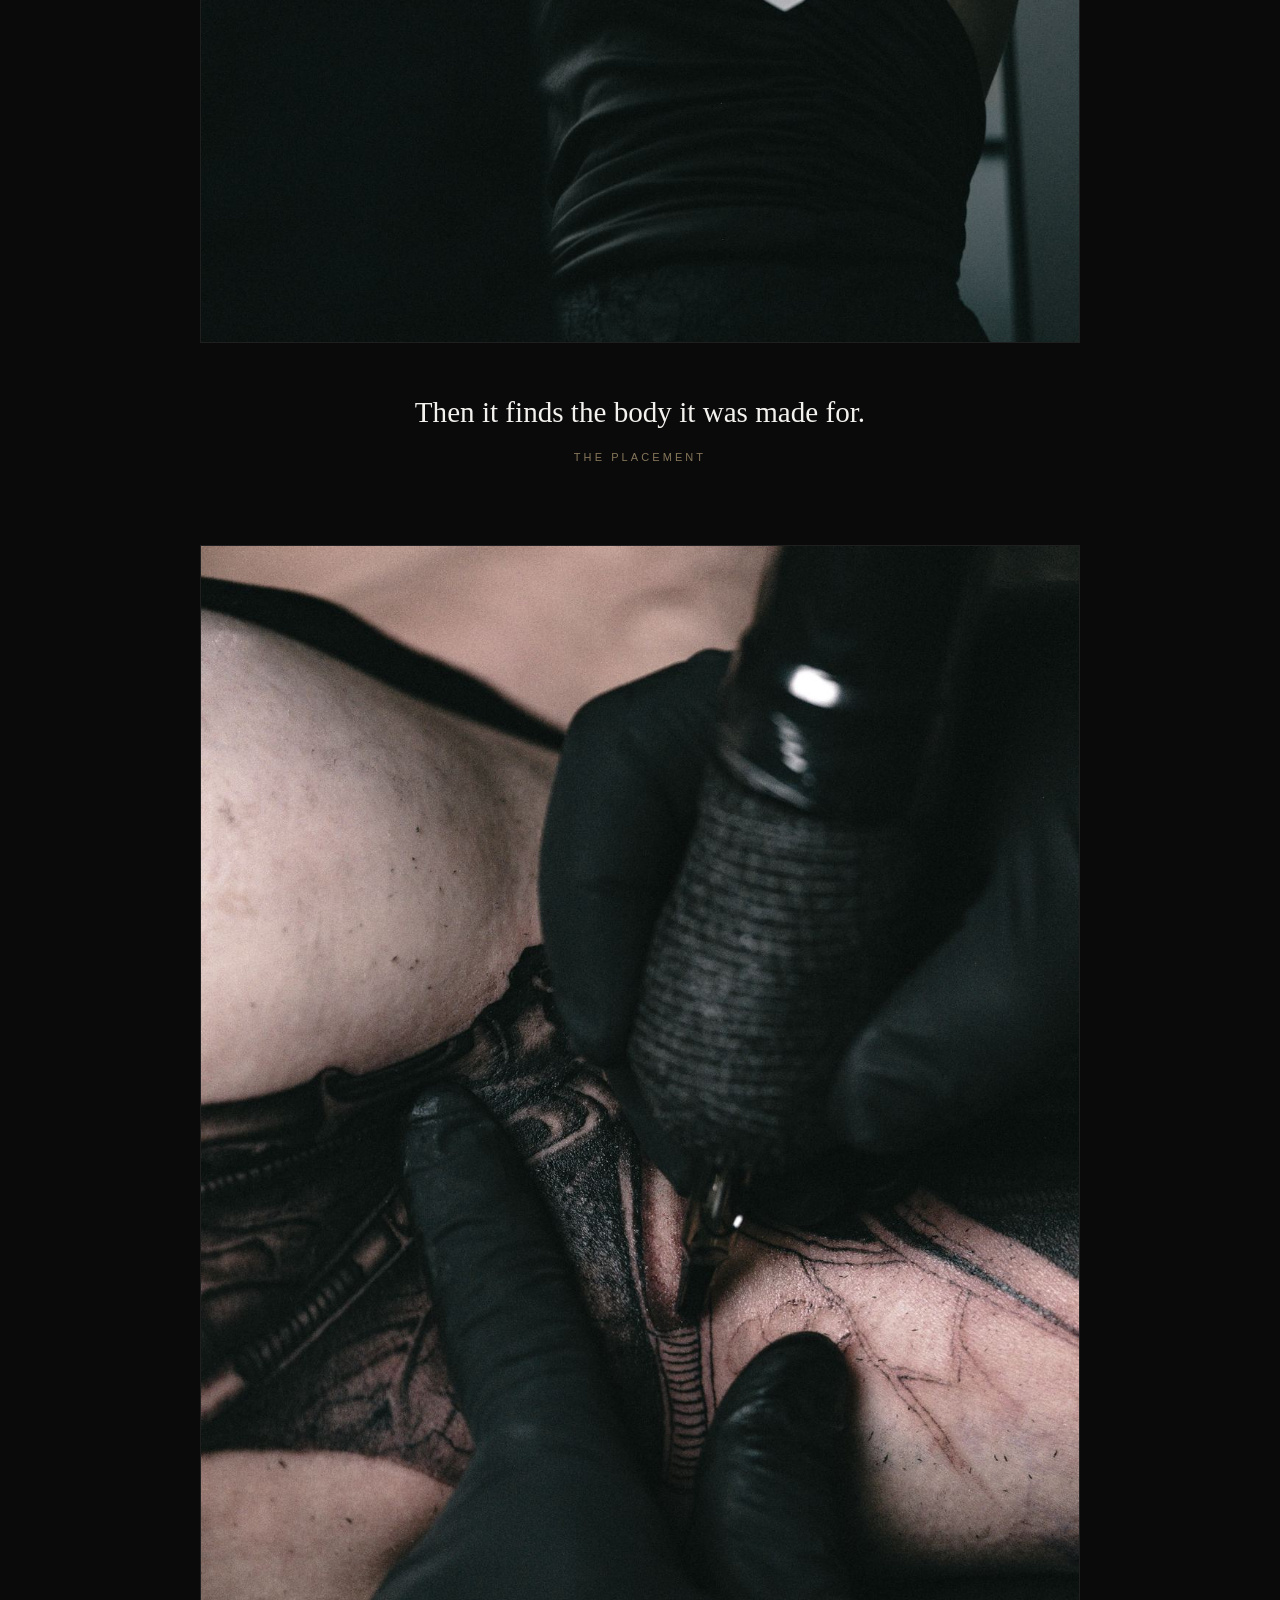
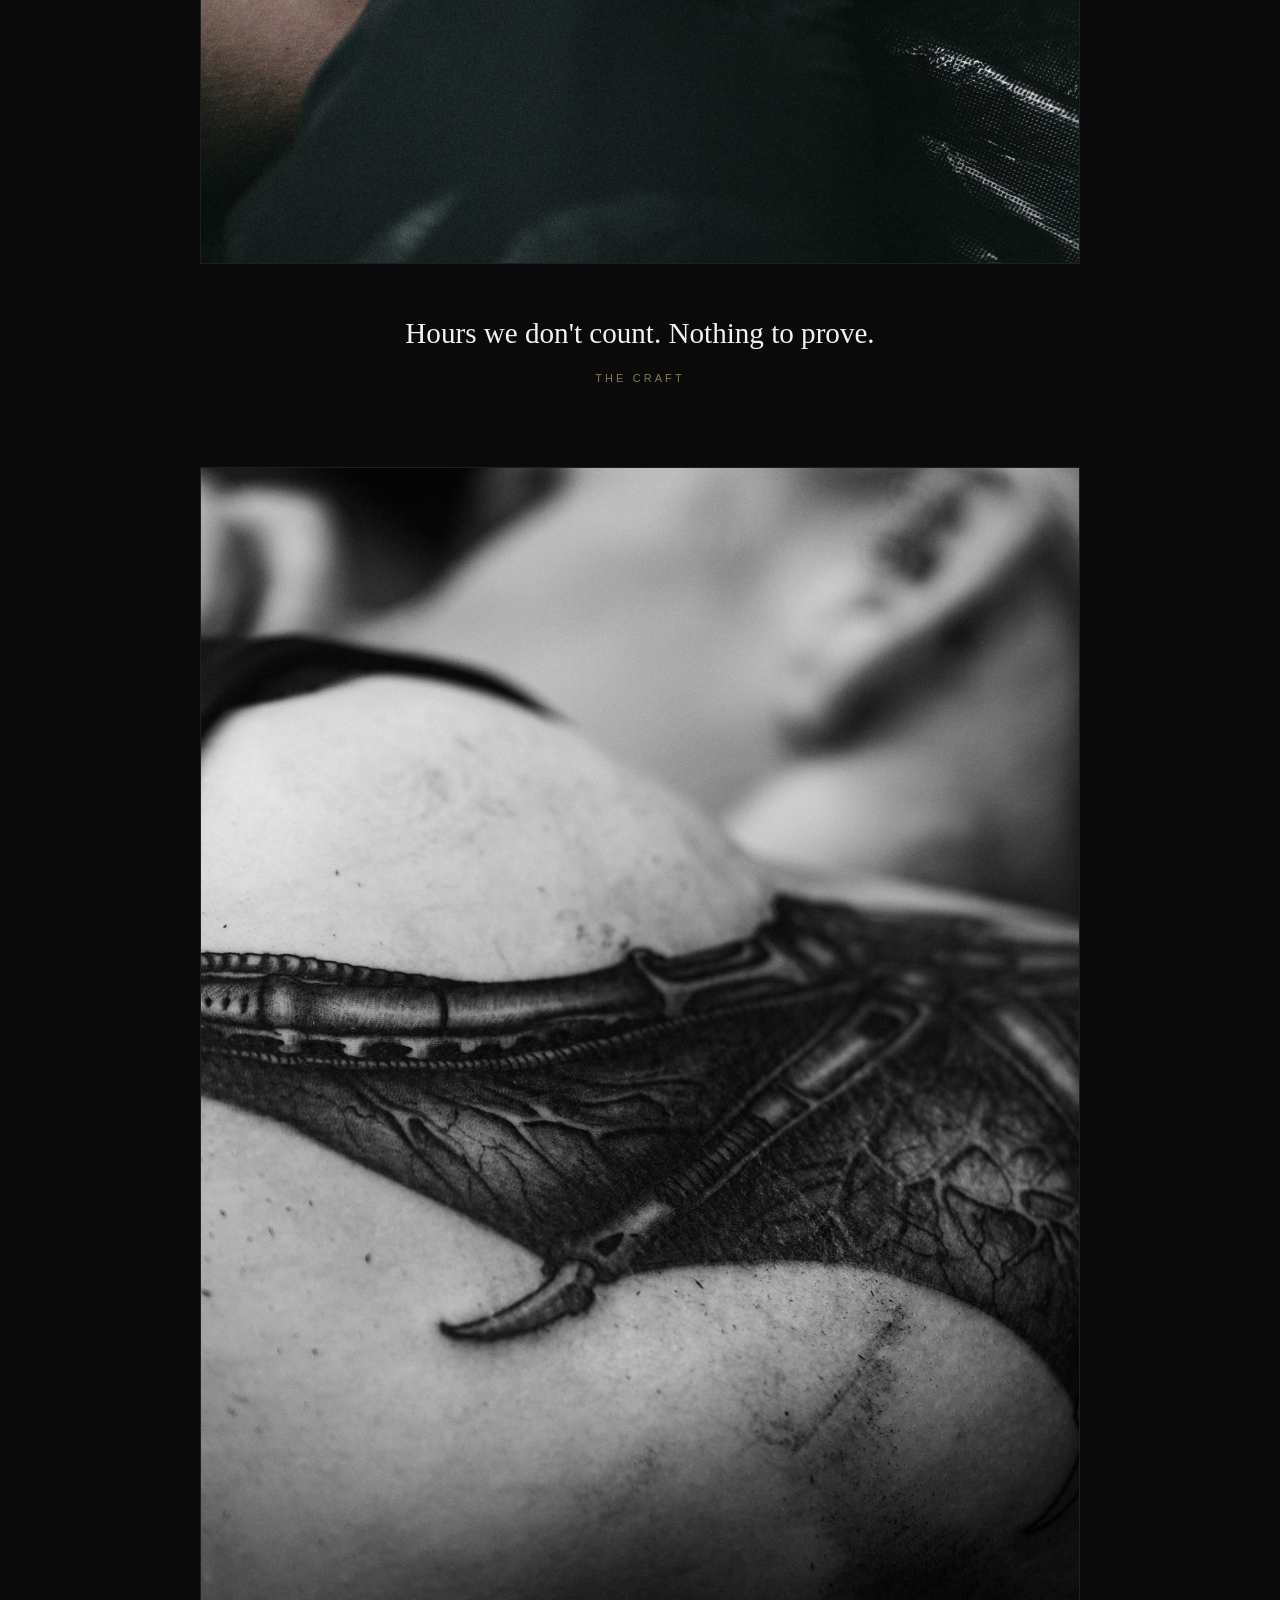
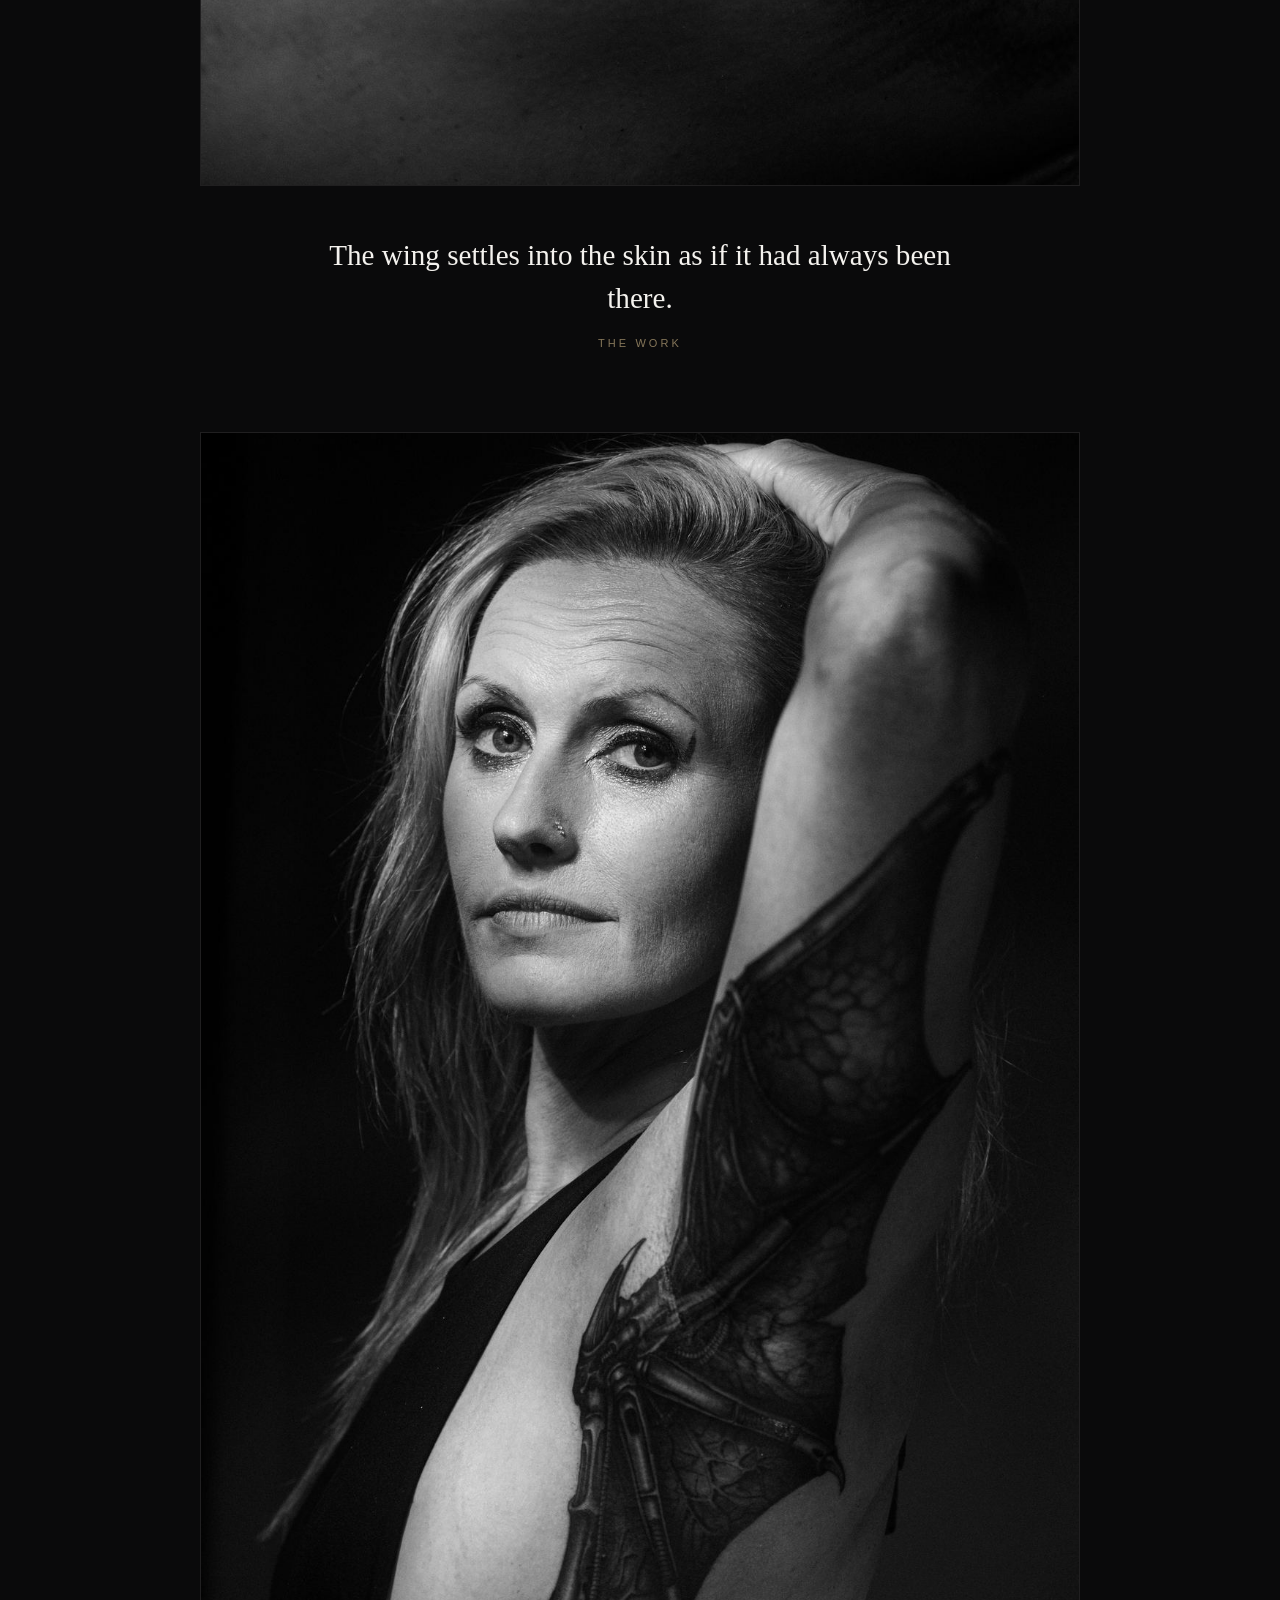
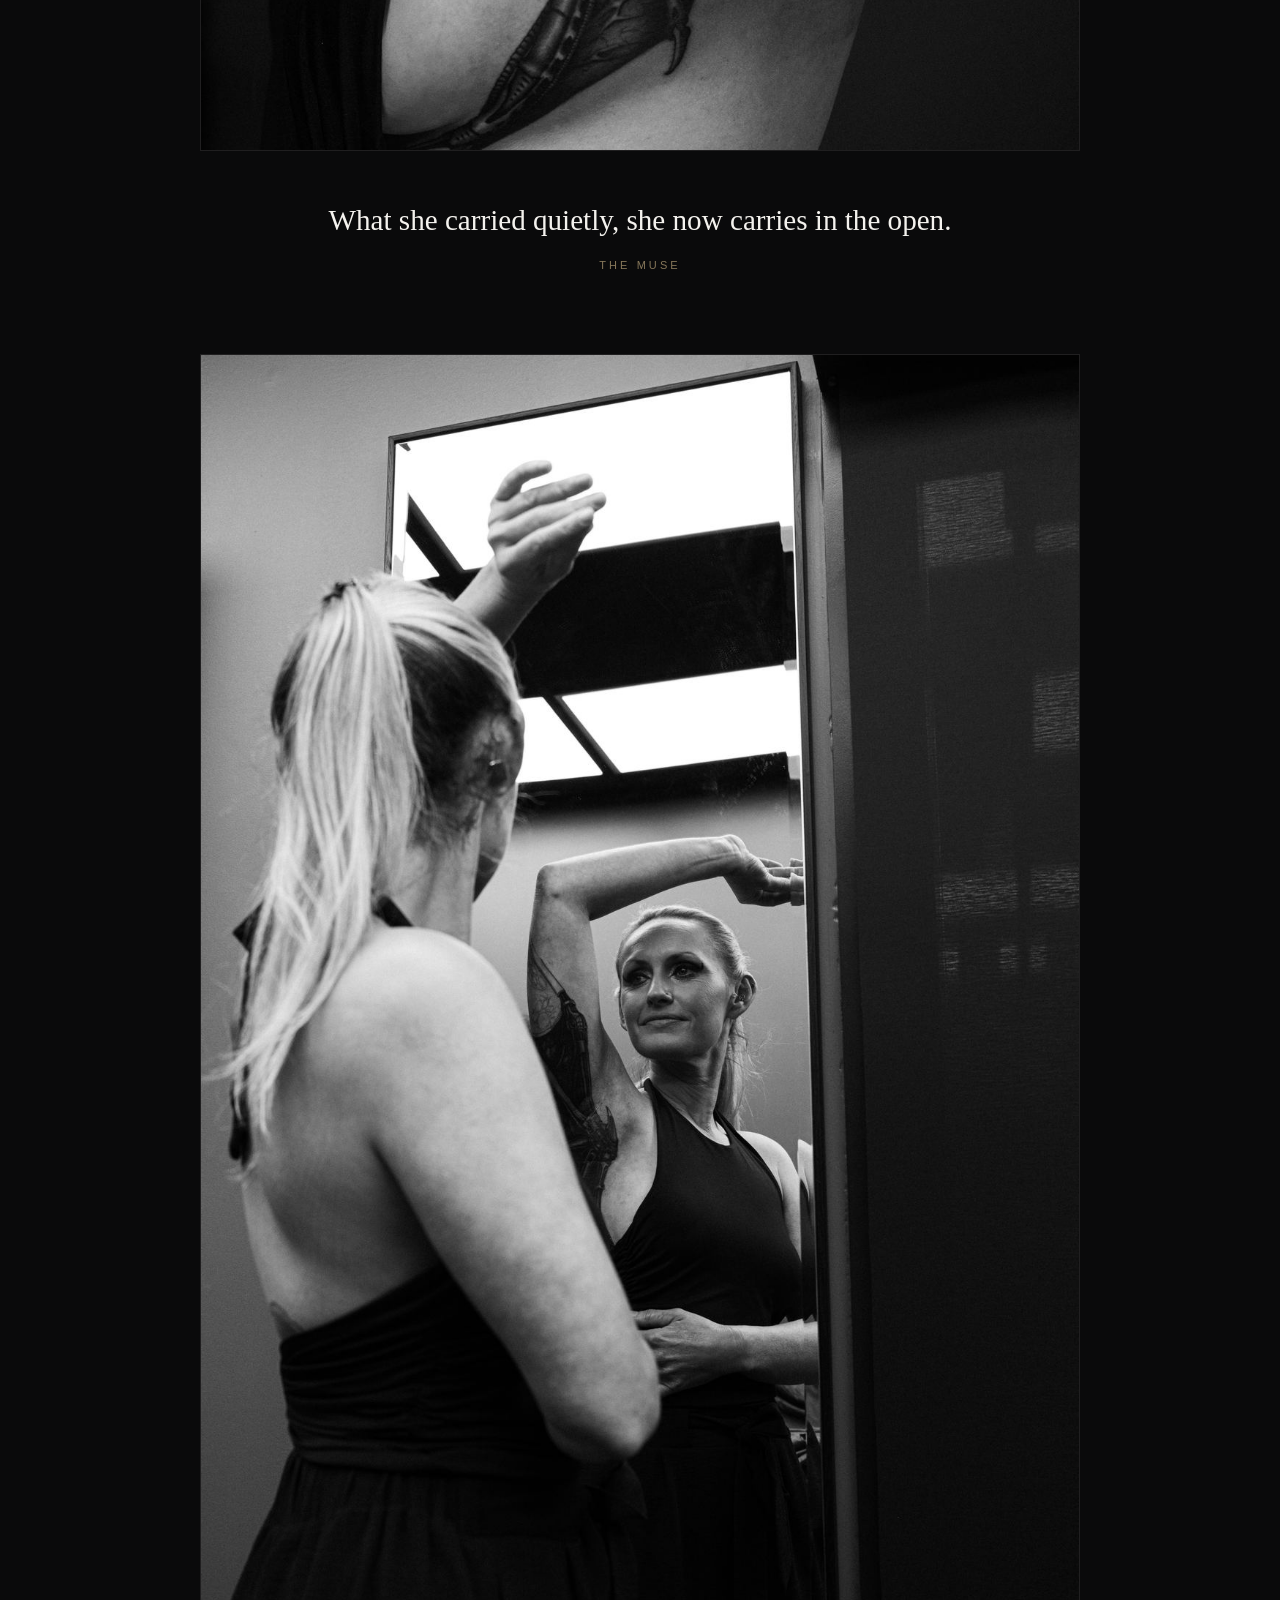
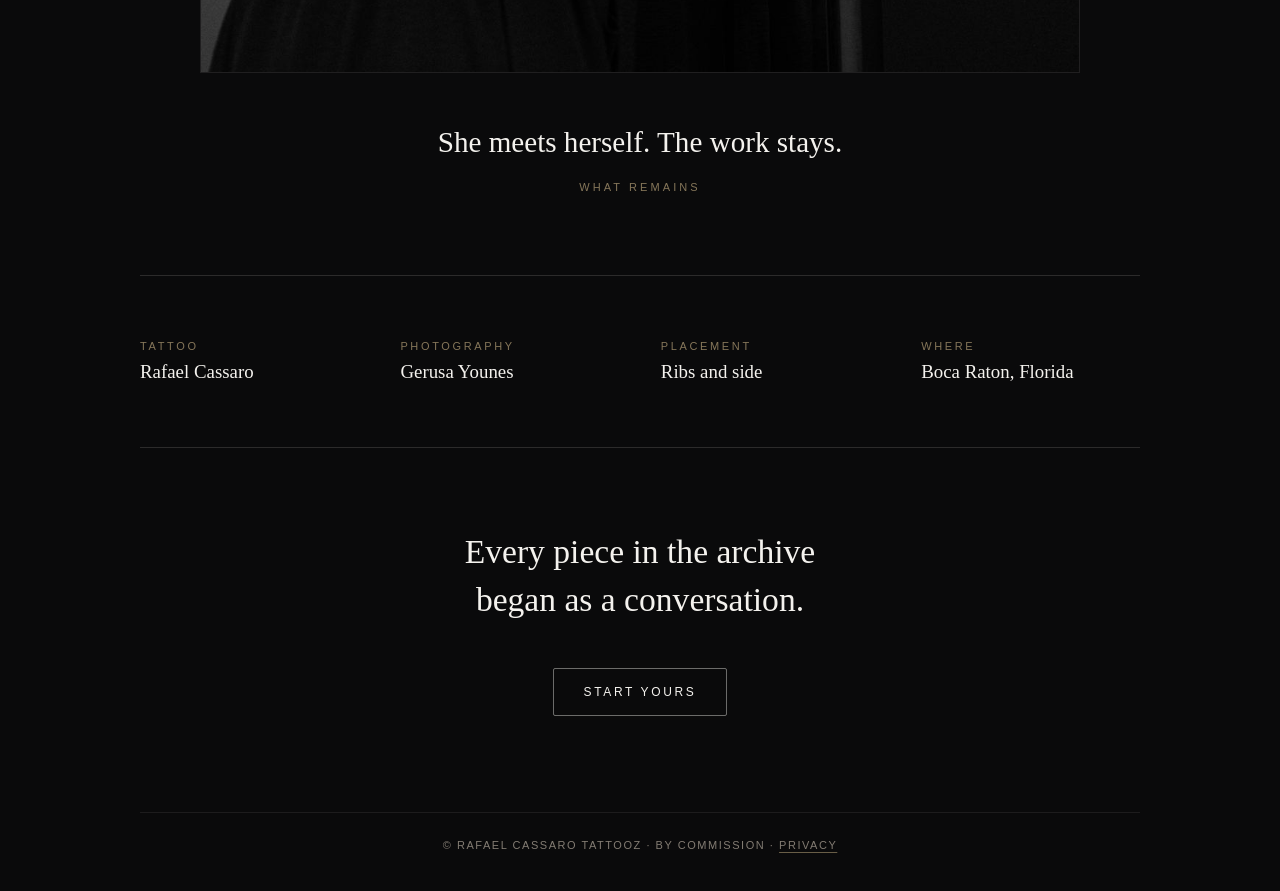
<file: archive/the-wing/index.html>
<!doctype html><html lang="en"><head>
<meta charset="utf-8"><meta name="viewport" content="width=device-width, initial-scale=1">
<!-- Google Tag Manager -->
<script>(function(w,d,s,l,i){w[l]=w[l]||[];w[l].push({'gtm.start':
new Date().getTime(),event:'gtm.js'});var f=d.getElementsByTagName(s)[0],
j=d.createElement(s),dl=l!='dataLayer'?'&l='+l:'';j.async=true;j.src=
'https://www.googletagmanager.com/gtm.js?id='+i+dl;f.parentNode.insertBefore(j,f);
})(window,document,'script','dataLayer','GTM-P5TXTNWN');</script>
<!-- End Google Tag Manager -->

<title>The Wing &middot; The Archive 01 &mdash; Rafael Cassaro</title>
<meta name="description" content="The Wing: a large-scale black and grey piece built over months, documented from the first conversation to the mirror. The Archive, 01. Rafael Cassaro, Boca Raton, Florida.">
<link rel="canonical" href="https://rafaelcassaro.com/archive/the-wing/">
<meta name="theme-color" content="#0a0a0b">
<link rel="icon" type="image/png" sizes="32x32" href="../../assets/favicon-32.png">
<link rel="icon" type="image/png" sizes="512x512" href="../../assets/favicon-512.png">
<link rel="apple-touch-icon" href="../../assets/apple-touch-icon.png">
<meta property="og:type" content="article">
<meta property="og:site_name" content="Rafael Cassaro Tattooz">
<meta property="og:locale" content="en_US">
<meta property="og:title" content="The Wing &middot; The Archive 01 &mdash; Rafael Cassaro">
<meta property="og:description" content="A large-scale black and grey piece built over months, documented from the first conversation to the mirror.">
<meta property="og:url" content="https://rafaelcassaro.com/archive/the-wing/">
<meta property="og:image" content="https://rafaelcassaro.com/assets/archive/wing/06.jpg">
<meta property="og:image:alt" content="Marlene photographed with the finished wing across her side">
<meta name="twitter:card" content="summary_large_image">
<meta name="twitter:title" content="The Wing &middot; The Archive 01 &mdash; Rafael Cassaro">
<meta name="twitter:description" content="A large-scale black and grey piece built over months, documented from the first conversation to the mirror.">
<meta name="twitter:image" content="https://rafaelcassaro.com/assets/archive/wing/06.jpg">
<script type="application/ld+json">{"@context":"https://schema.org","@type":"Article","headline":"The Wing — The Archive 01","url":"https://rafaelcassaro.com/archive/the-wing/","image":"https://rafaelcassaro.com/assets/archive/wing/06.jpg","author":{"@type":"Person","name":"Rafael Cassaro","jobTitle":"Tattoo artist","url":"https://rafaelcassaro.com/"},"publisher":{"@type":"TattooParlor","name":"Rafael Cassaro Tattooz","url":"https://rafaelcassaro.com/"},"about":{"@type":"VisualArtwork","name":"The Wing","artform":"Tattoo","artMedium":"Black and grey tattoo","creator":{"@type":"Person","name":"Rafael Cassaro"}},"contentLocation":{"@type":"Place","name":"Boca Raton, Florida"}}</script>
<style>
:root{
  --ground:#0a0a0b;--ink:#f4f2ee;--ink-dim:#a9a49c;--ink-faint:#837c73;
  --line:rgba(244,242,238,.14);--line-soft:rgba(244,242,238,.08);--accent:#cfc9c0;
  --gold:#c8b184;--gold-fio:rgba(200,177,132,.5);--gold-texto:rgba(200,177,132,.65);
  --serif:"Didot","Hoefler Text","Bodoni 72","Bodoni MT",Georgia,"Times New Roman",serif;
  --sans:"Neue Haas Grotesk Display","Helvetica Neue",Helvetica,Arial,system-ui,sans-serif;
}
*{box-sizing:border-box;margin:0;padding:0}
html{scroll-behavior:smooth}
body{background:var(--ground);color:var(--ink);font-family:var(--sans);-webkit-font-smoothing:antialiased;overflow-x:hidden}
a{color:inherit;text-decoration:none}
:focus-visible{outline:2px solid var(--accent);outline-offset:3px}

.hdr{position:absolute;top:0;left:0;right:0;z-index:50;display:flex;align-items:center;justify-content:space-between;
  padding:clamp(20px,3vw,34px) clamp(20px,5vw,60px)}
.back{font-size:12px;letter-spacing:.2em;text-transform:uppercase;color:var(--ink-dim);transition:color .25s}
.back:hover{color:var(--ink)}
.hdr .mark{font-family:var(--serif);font-size:15px;letter-spacing:.06em;color:var(--ink-dim)}

.wrap{max-width:1000px;margin:0 auto;padding:0 clamp(20px,5vw,60px)}

.open{padding:clamp(130px,17vw,210px) 0 clamp(48px,7vw,80px)}
.eyebrow{font-size:11px;letter-spacing:.34em;text-transform:uppercase;color:var(--gold-texto);margin-bottom:1.5rem}
h1{font-family:var(--serif);font-weight:400;font-size:clamp(3rem,10vw,6.4rem);line-height:.94;letter-spacing:-.01em}
.lede{margin-top:clamp(1.8rem,4vw,2.6rem);max-width:60ch;font-size:clamp(1rem,2.1vw,1.16rem);line-height:1.78;color:var(--ink-dim)}
.lede b{color:var(--ink);font-weight:500}
.rule{width:100px;height:1px;background:var(--gold-fio);margin:clamp(2.4rem,6vw,3.4rem) 0}

.plate{margin:0 auto clamp(10px,2vw,18px);background:#0d0d0e;border:1px solid var(--line-soft)}
.plate img{width:100%;height:auto;display:block}
.note{max-width:46ch;margin:clamp(2.2rem,5vw,3rem) auto clamp(3.4rem,8vw,5rem);
  font-family:var(--serif);font-size:clamp(1.28rem,3.3vw,1.82rem);line-height:1.5;text-align:center;color:var(--ink)}
.note span{display:block;margin-top:.9rem;font-family:var(--sans);font-size:11px;letter-spacing:.28em;
  text-transform:uppercase;color:var(--gold-texto)}

.colophon{border-top:1px solid var(--line);margin-top:clamp(2rem,5vw,3rem);padding:clamp(2.6rem,6vw,4rem) 0}
.colophon dl{display:grid;grid-template-columns:repeat(auto-fit,minmax(190px,1fr));gap:clamp(1.4rem,4vw,2.6rem)}
.colophon dt{font-size:11px;letter-spacing:.24em;text-transform:uppercase;color:var(--gold-texto);margin-bottom:.55rem}
.colophon dd{font-family:var(--serif);font-size:1.18rem;color:var(--ink)}

.close{padding:clamp(3rem,8vw,5rem) 0 clamp(4rem,10vw,6rem);text-align:center;border-top:1px solid var(--line)}
.close p{font-family:var(--serif);font-size:clamp(1.4rem,4vw,2.1rem);line-height:1.42;max-width:24ch;margin:0 auto clamp(2rem,5vw,2.8rem)}
.cta{display:inline-block;font-family:var(--sans);font-size:12px;letter-spacing:.22em;text-transform:uppercase;
  border:1px solid var(--line);border-radius:2px;padding:16px 30px;transition:border-color .3s,background .3s}
.cta{color:var(--ink);border-color:rgba(244,242,238,.42)}
.cta:hover,.cta:focus-visible{background:var(--ink);color:#0a0a0b;border-color:var(--ink)}
.foot{border-top:1px solid var(--line-soft);padding:26px 0 40px;text-align:center}
.foot p{font-size:11px;letter-spacing:.14em;text-transform:uppercase;color:var(--ink-faint)}

.reveal{opacity:0;transform:translateY(18px);transition:opacity .8s ease,transform .8s ease}
.reveal.in{opacity:1;transform:none}
@media(prefers-reduced-motion:reduce){html{scroll-behavior:auto}.reveal{opacity:1!important;transform:none!important;transition:none!important}*{animation-duration:.01ms!important;transition-duration:.01ms!important}}
</style>
</head>
<body>
<!-- Google Tag Manager (noscript) -->
<noscript><iframe src="https://www.googletagmanager.com/ns.html?id=GTM-P5TXTNWN"
height="0" width="0" style="display:none;visibility:hidden"></iframe></noscript>
<!-- End Google Tag Manager (noscript) -->
<header class="hdr">
  <a class="back" href="../../">&larr;&nbsp; Rafael Cassaro</a>
  <span class="mark">The Archive</span>
</header>

<main>
  <section class="wrap open">
    <p class="eyebrow reveal">The Archive &middot; 01</p>
    <h1 class="reveal">The Wing</h1>
    <p class="lede reveal">A large-scale black and grey piece, made for one person and built across sessions on the ribs and side. <b>It was photographed from the first conversation to the moment she saw it in the mirror.</b></p>
    <p class="lede reveal">The record runs from color into black and grey on purpose. The making is alive. The finished work is not bound to a day.</p>
    <div class="rule reveal"></div>
  </section>

  <section class="wrap">

    <figure class="plate reveal"><img src="../../assets/archive/wing/01.jpg" srcset="../../assets/archive/wing/01-sm.jpg 700w, ../../assets/archive/wing/01.jpg 1200w" sizes="(max-width:820px) 100vw, 1000px" width="1200" height="1800" alt="Rafael Cassaro and Marlene going through the sketchbook before the first session"></figure>
    <p class="note reveal">Before the first line, there is a conversation.<span>The meeting</span></p>

    <figure class="plate reveal"><img loading="lazy" src="../../assets/archive/wing/02.jpg" srcset="../../assets/archive/wing/02-sm.jpg 700w, ../../assets/archive/wing/02.jpg 1200w" sizes="(max-width:820px) 100vw, 1000px" width="1200" height="1800" alt="The wing drawn in blue stencil ink on paper, before it touched skin"></figure>
    <p class="note reveal">It becomes a drawing no one has worn yet.<span>The design</span></p>

    <figure class="plate reveal"><img loading="lazy" src="../../assets/archive/wing/03.jpg" srcset="../../assets/archive/wing/03-sm.jpg 700w, ../../assets/archive/wing/03.jpg 1200w" sizes="(max-width:820px) 100vw, 1000px" width="1200" height="1800" alt="The stencil held against her side, finding its place on the body"></figure>
    <p class="note reveal">Then it finds the body it was made for.<span>The placement</span></p>

    <figure class="plate reveal"><img loading="lazy" src="../../assets/archive/wing/04.jpg" srcset="../../assets/archive/wing/04-sm.jpg 700w, ../../assets/archive/wing/04.jpg 1200w" sizes="(max-width:820px) 100vw, 1000px" width="1200" height="1800" alt="The tattoo machine working the wing into the ribs"></figure>
    <p class="note reveal">Hours we don't count. Nothing to prove.<span>The craft</span></p>

    <figure class="plate reveal"><img loading="lazy" src="../../assets/archive/wing/05.jpg" srcset="../../assets/archive/wing/05-sm.jpg 700w, ../../assets/archive/wing/05.jpg 1200w" sizes="(max-width:820px) 100vw, 1000px" width="1200" height="1800" alt="The finished wing settled across the ribs, in black and grey"></figure>
    <p class="note reveal">The wing settles into the skin as if it had always been there.<span>The work</span></p>

    <figure class="plate reveal"><img loading="lazy" src="../../assets/archive/wing/06.jpg" srcset="../../assets/archive/wing/06-sm.jpg 700w, ../../assets/archive/wing/06.jpg 1200w" sizes="(max-width:820px) 100vw, 1000px" width="1200" height="1800" alt="Marlene photographed with the finished wing across her side"></figure>
    <p class="note reveal">What she carried quietly, she now carries in the open.<span>The muse</span></p>

    <figure class="plate reveal"><img loading="lazy" src="../../assets/archive/wing/07.jpg" srcset="../../assets/archive/wing/07-sm.jpg 700w, ../../assets/archive/wing/07.jpg 1200w" sizes="(max-width:820px) 100vw, 1000px" width="1200" height="1800" alt="Marlene seeing the finished piece in the mirror"></figure>
    <p class="note reveal">She meets herself. The work stays.<span>What remains</span></p>

  </section>

  <section class="wrap colophon reveal">
    <dl>
      <div><dt>Tattoo</dt><dd>Rafael Cassaro</dd></div>
      <div><dt>Photography</dt><dd>Gerusa Younes</dd></div>
      <div><dt>Placement</dt><dd>Ribs and side</dd></div>
      <div><dt>Where</dt><dd>Boca Raton, Florida</dd></div>
    </dl>
  </section>

  <section class="wrap close reveal">
    <p>Every piece in the archive began as a conversation.</p>
    <a class="cta" href="../../#inquiry">Start yours</a>
  </section>
</main>

<footer class="wrap foot">
  <p>&copy; Rafael Cassaro Tattooz &middot; By commission &middot; <a href="../../privacy/" style="text-decoration:underline;text-decoration-color:rgba(200,177,132,.5);text-underline-offset:3px">Privacy</a></p>
</footer>

<script>
(function(){
  if('IntersectionObserver' in window){
    var io=new IntersectionObserver(function(en){en.forEach(function(x){if(x.isIntersecting){x.target.classList.add('in');io.unobserve(x.target)}})},{threshold:.12});
    document.querySelectorAll('.reveal').forEach(function(e){io.observe(e)});
  }else{document.querySelectorAll('.reveal').forEach(function(e){e.classList.add('in')});}
})();
</script>
</body></html>
</file>
